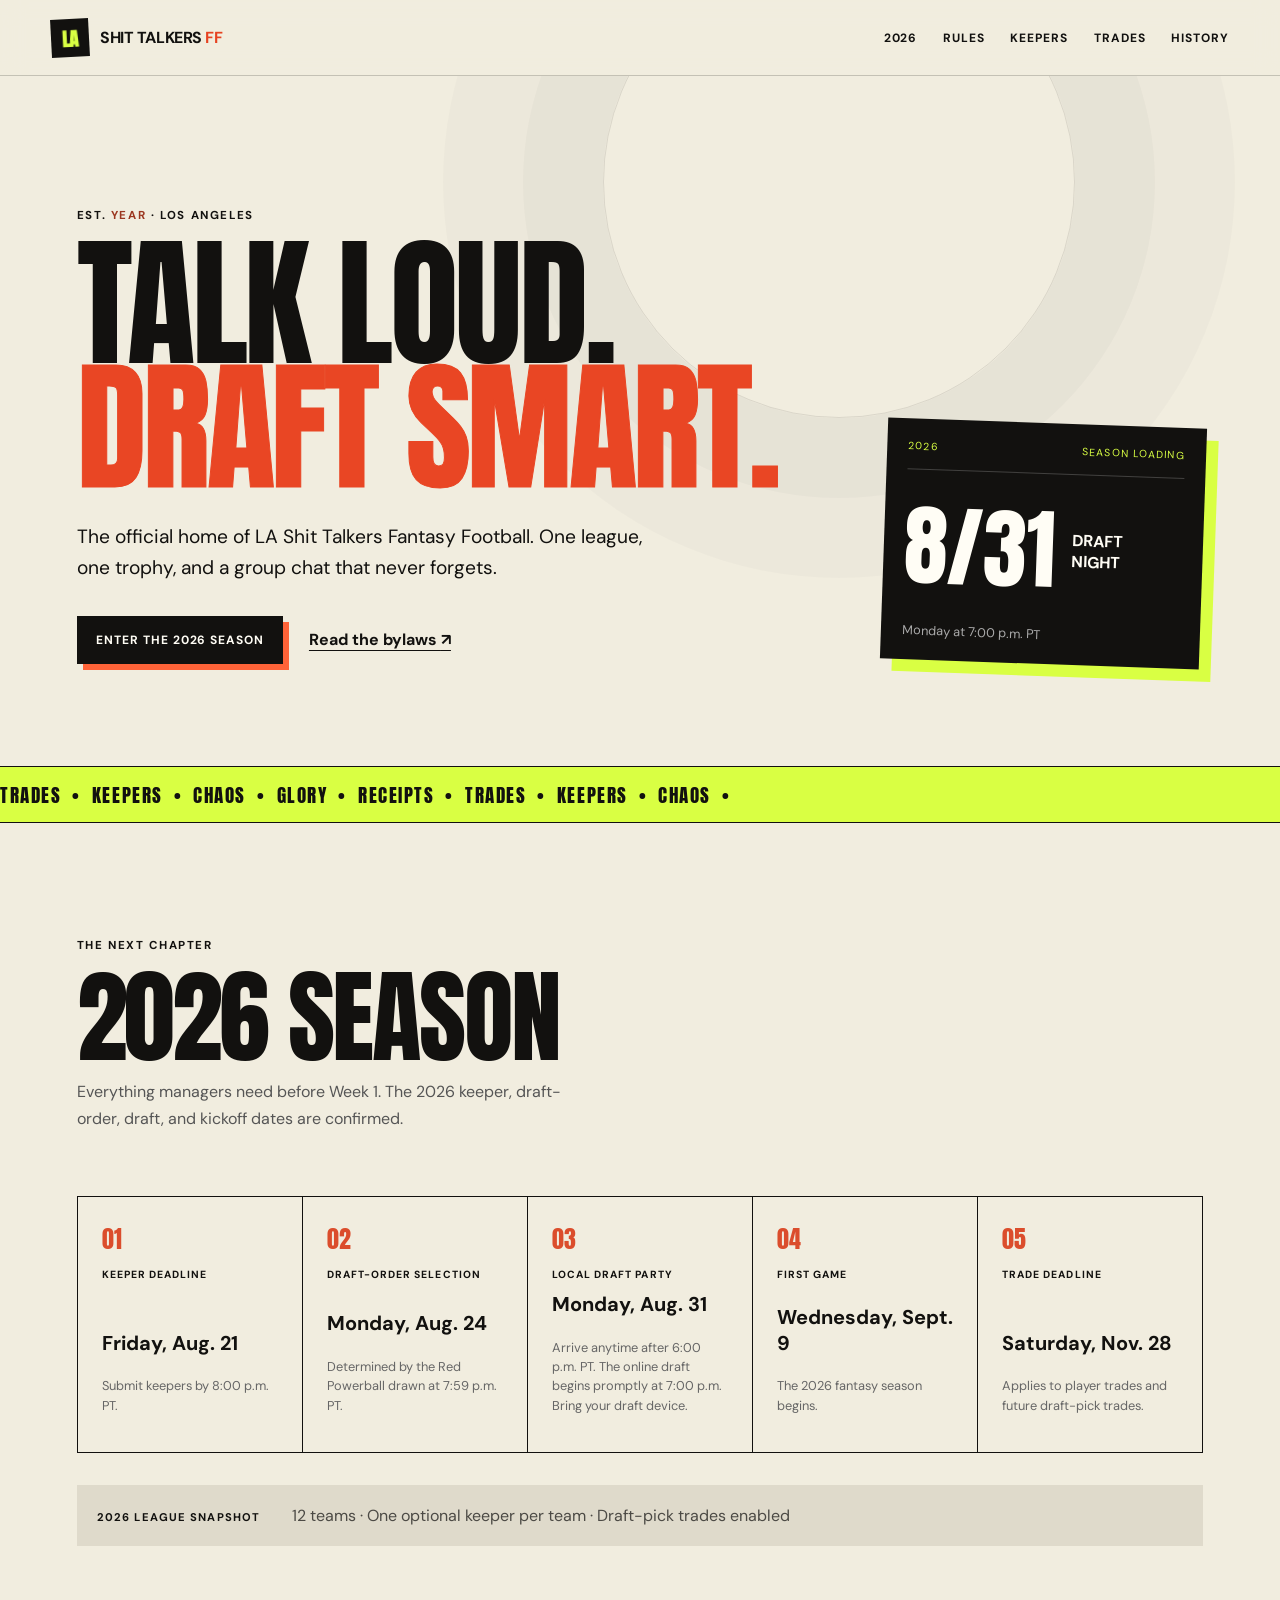
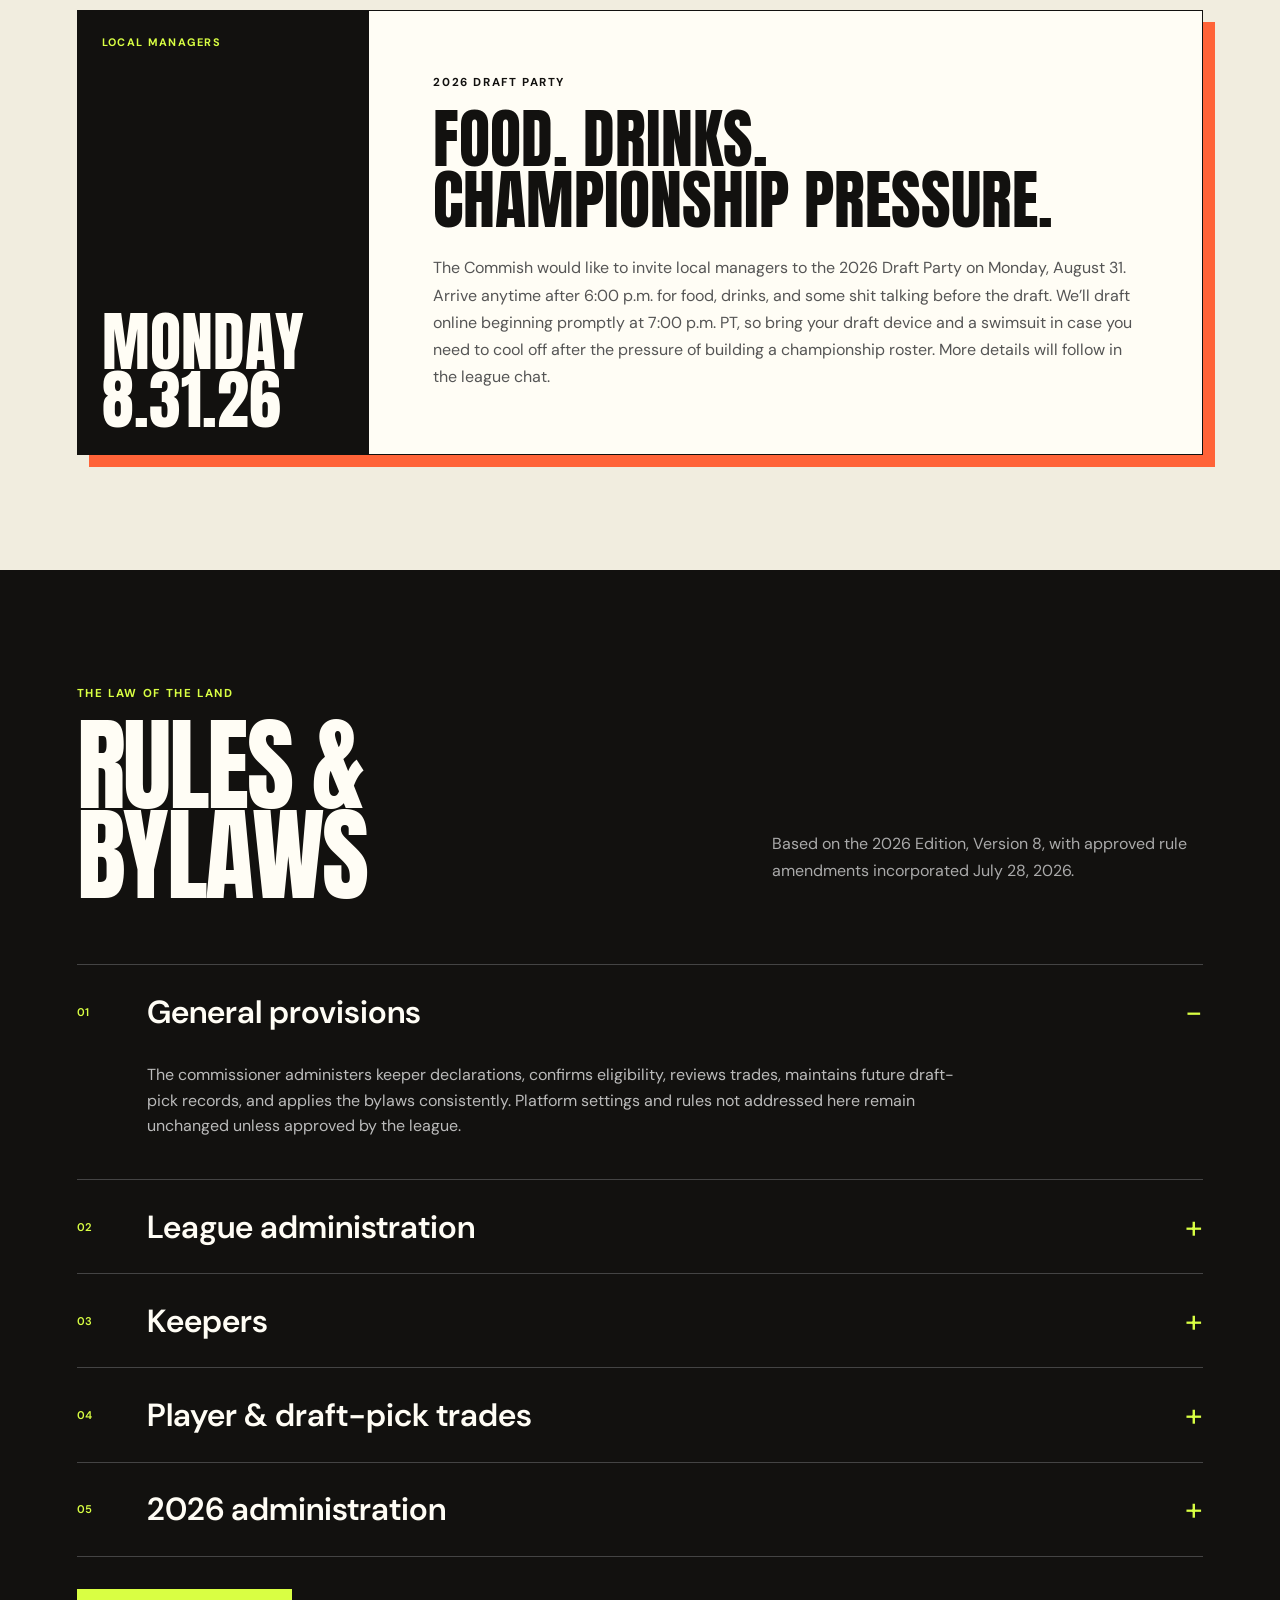
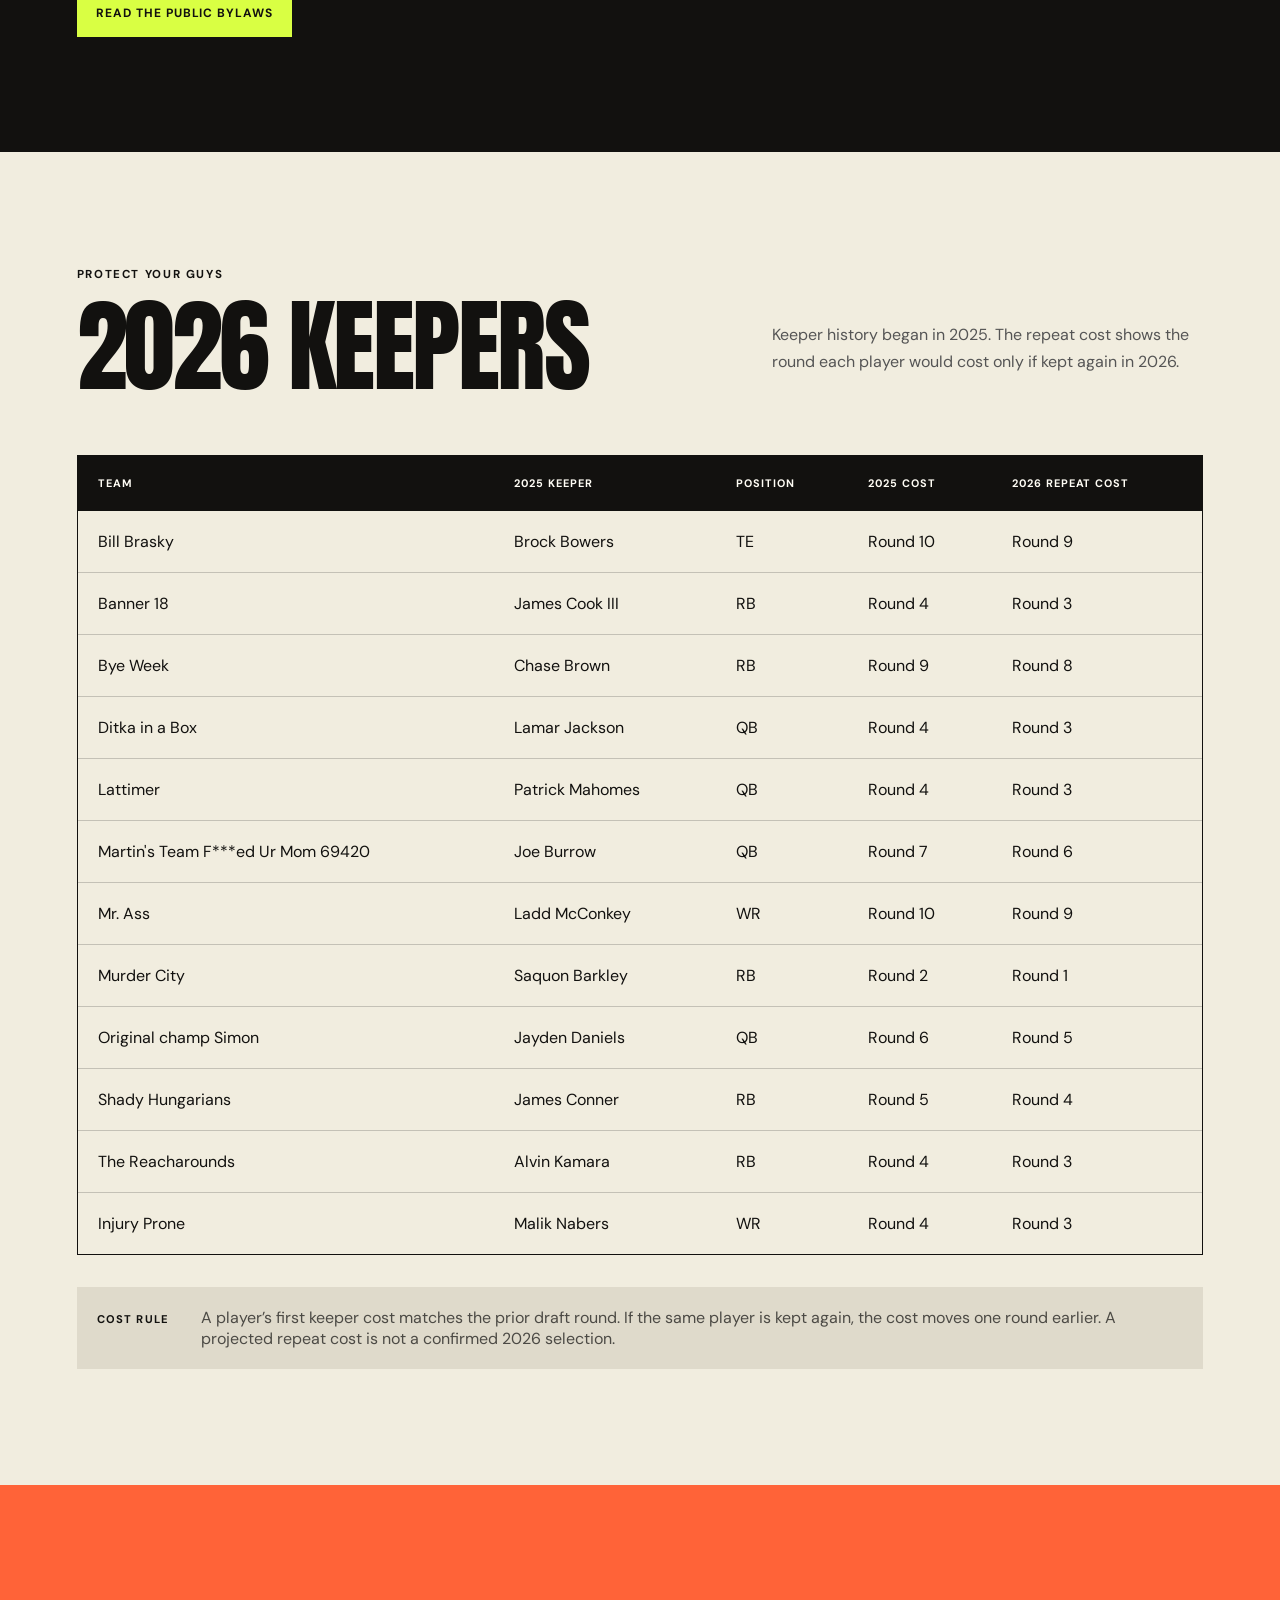
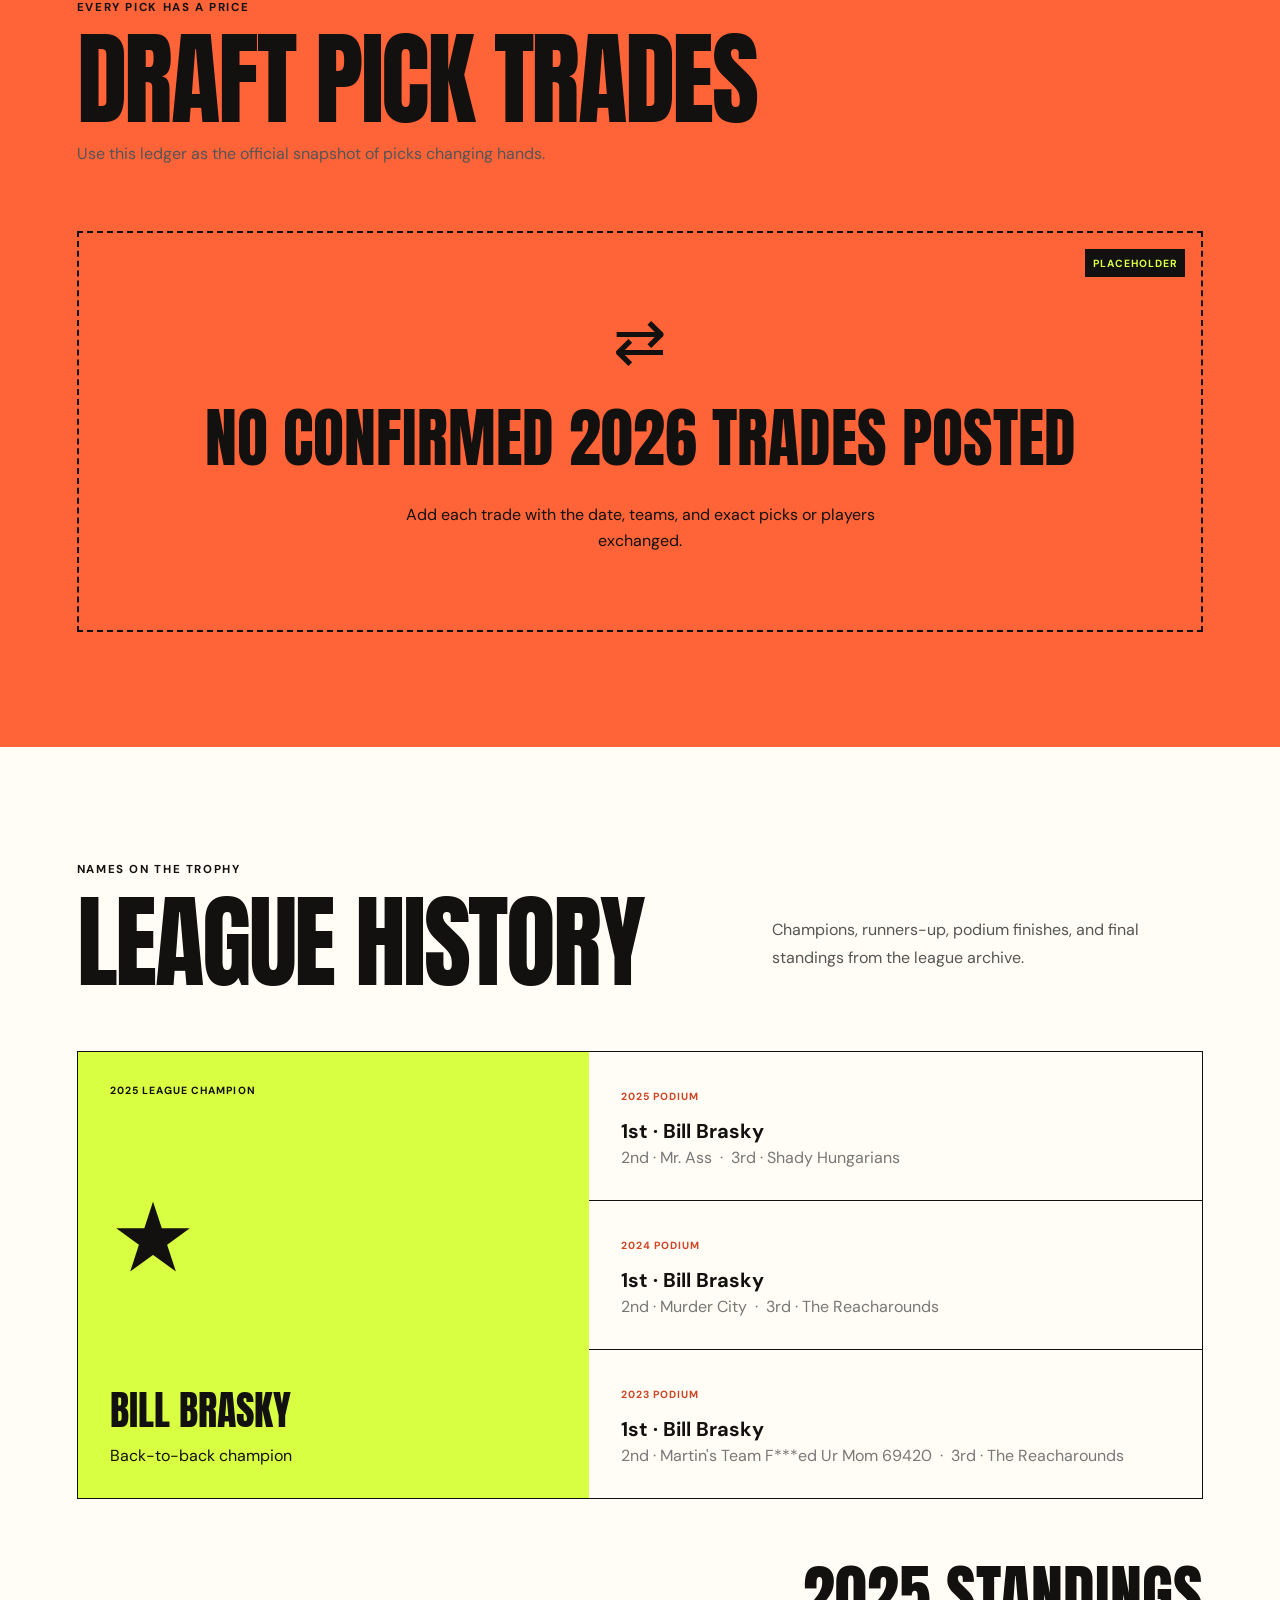
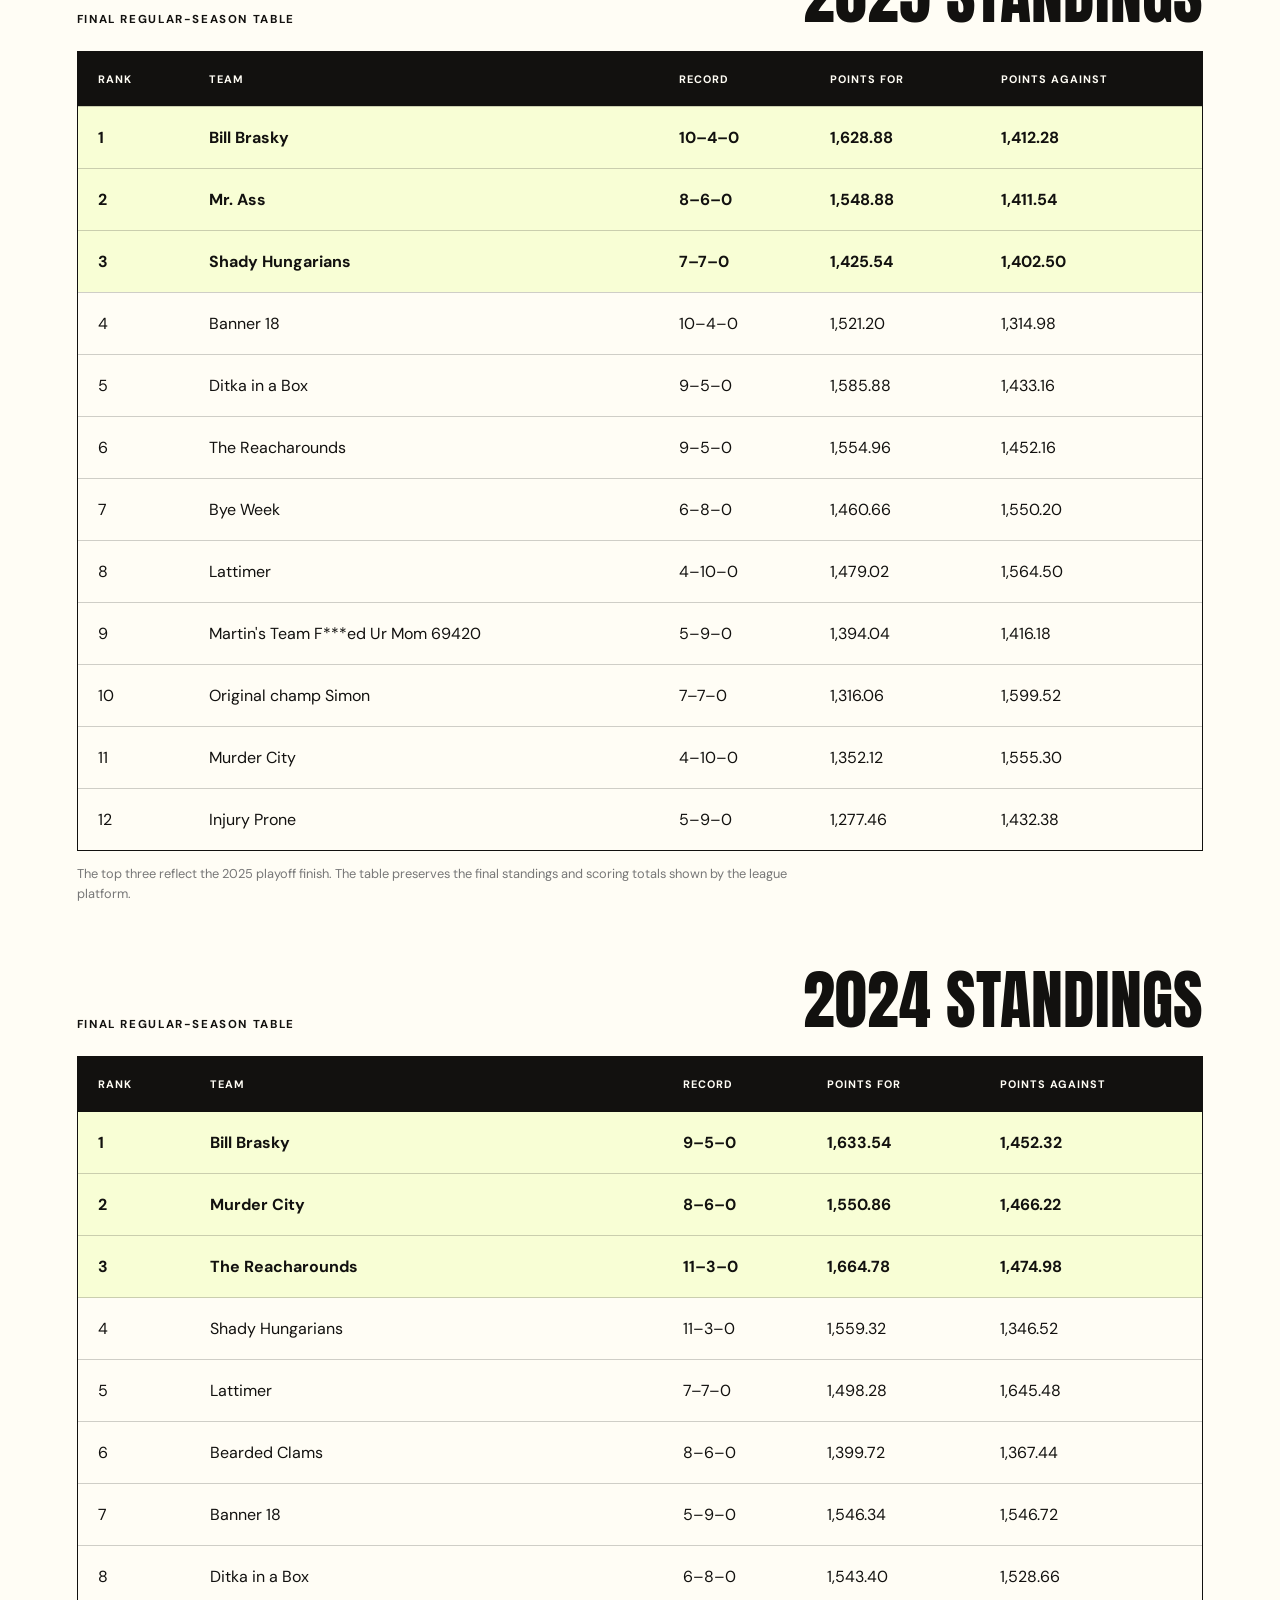
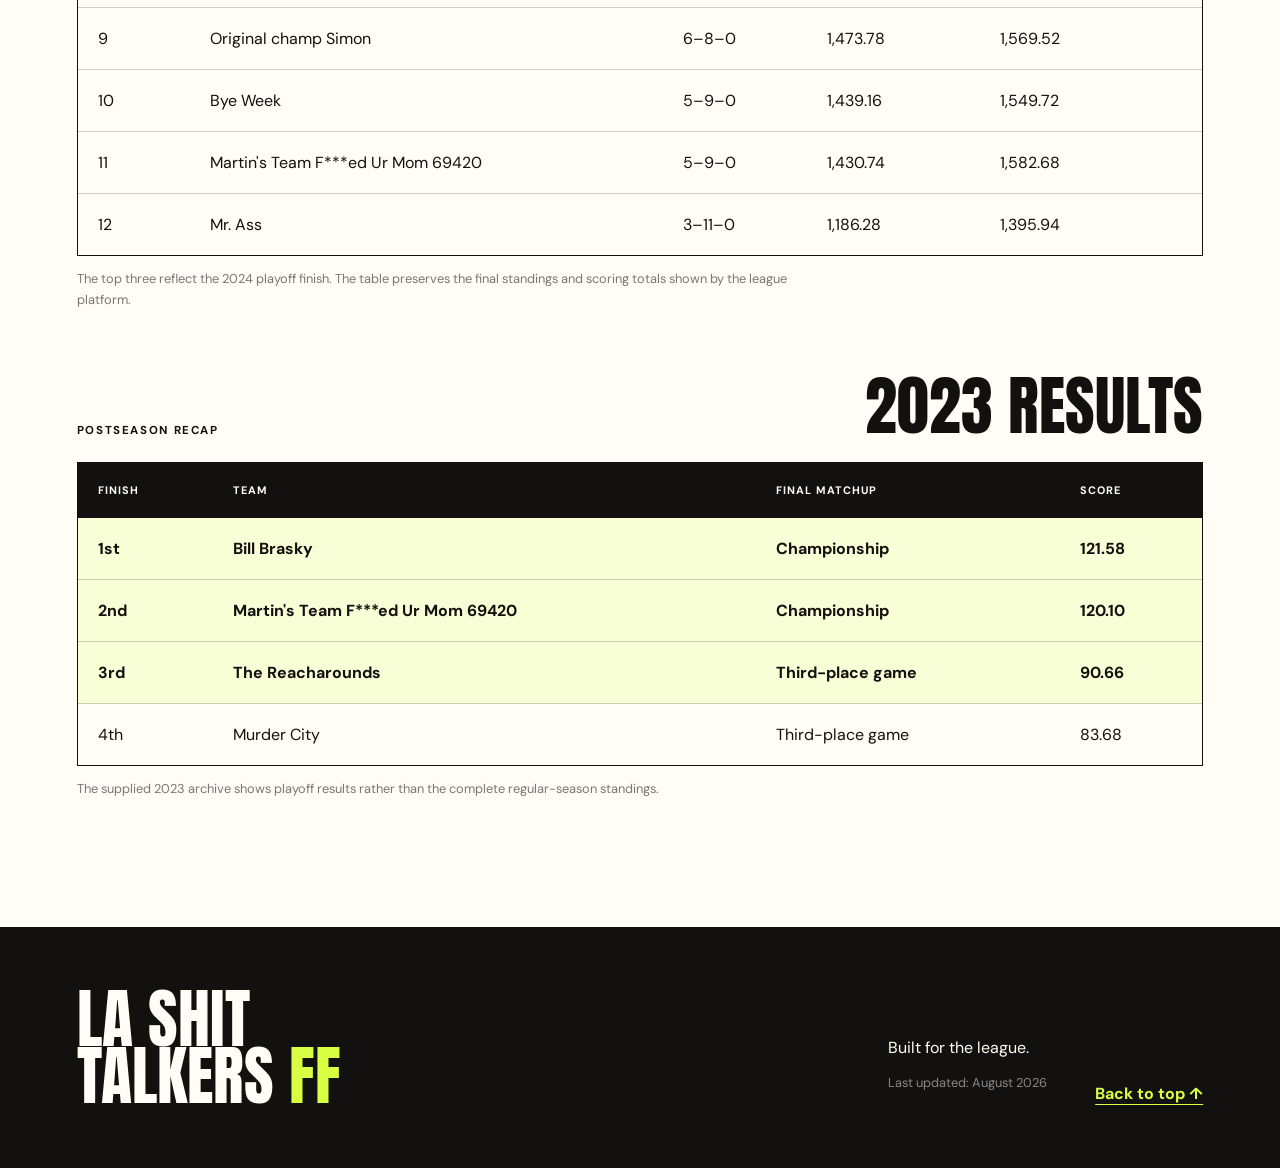
<file: la-shit-talkers-ff 6/index.html>
<!doctype html>
<html lang="en">
<head>
  <meta charset="utf-8">
  <meta name="viewport" content="width=device-width, initial-scale=1">
  <meta name="description" content="The official home of LA Shit Talkers Fantasy Football.">
  <meta name="robots" content="noindex, nofollow">
  <meta name="theme-color" content="#12110f">
  <title>LA Shit Talkers FF</title>
  <link rel="preconnect" href="https://fonts.googleapis.com">
  <link rel="preconnect" href="https://fonts.gstatic.com" crossorigin>
  <link href="https://fonts.googleapis.com/css2?family=Anton&family=DM+Sans:wght@400;500;600;700&display=swap" rel="stylesheet">
  <link rel="stylesheet" href="styles.css">
  <link rel="stylesheet" href="updates.css">
</head>
<body>
  <a class="skip-link" href="#main">Skip to content</a>
  <header class="site-header">
    <a class="brand" href="#top" aria-label="LA Shit Talkers FF home">
      <span class="brand-mark">LA</span>
      <span>Shit Talkers <b>FF</b></span>
    </a>
    <button class="menu-button" aria-expanded="false" aria-controls="site-nav">Menu</button>
    <nav id="site-nav" aria-label="Main navigation">
      <a href="#season">2026</a>
      <a href="#rules">Rules</a>
      <a href="#keepers">Keepers</a>
      <a href="#trades">Trades</a>
      <a href="#history">History</a>
    </nav>
  </header>

  <main id="main">
    <section class="hero" id="top">
      <div class="hero-copy">
        <p class="eyebrow">Est. <span class="placeholder-inline">YEAR</span> · Los Angeles</p>
        <h1>Talk loud.<br><em>Draft smart.</em></h1>
        <p class="hero-intro">The official home of LA Shit Talkers Fantasy Football. One league, one trophy, and a group chat that never forgets.</p>
        <div class="hero-actions">
          <a class="button button-primary" href="#season">Enter the 2026 season</a>
          <a class="text-link" href="#rules">Read the bylaws <span aria-hidden="true">↗</span></a>
        </div>
      </div>
      <div class="hero-card" aria-label="2026 season status">
        <div class="scoreboard-top"><span>2026</span><span>Season loading</span></div>
        <div class="scoreboard-main"><strong>8/31</strong><span>Draft night</span></div>
        <p>Monday at 7:00 p.m. PT</p>
      </div>
    </section>

    <div class="ticker" aria-hidden="true">
      <div>TRADES &nbsp;•&nbsp; KEEPERS &nbsp;•&nbsp; CHAOS &nbsp;•&nbsp; GLORY &nbsp;•&nbsp; RECEIPTS &nbsp;•&nbsp; TRADES &nbsp;•&nbsp; KEEPERS &nbsp;•&nbsp; CHAOS &nbsp;•&nbsp;</div>
    </div>

    <section class="section season" id="season">
      <div class="section-heading">
        <p class="eyebrow">The next chapter</p>
        <h2>2026 Season</h2>
        <p>Everything managers need before Week 1. The 2026 keeper, draft-order, draft, and kickoff dates are confirmed.</p>
      </div>
      <div class="date-grid">
        <article><span class="card-number">01</span><p class="label">Keeper deadline</p><h3>Friday, Aug. 21</h3><p>Submit keepers by 8:00 p.m. PT.</p></article>
        <article><span class="card-number">02</span><p class="label">Draft-order selection</p><h3>Monday, Aug. 24</h3><p>Determined by the Red Powerball drawn at 7:59 p.m. PT.</p></article>
        <article><span class="card-number">03</span><p class="label">Local draft party</p><h3>Monday, Aug. 31</h3><p>Arrive anytime after 6:00 p.m. PT. The online draft begins promptly at 7:00 p.m. Bring your draft device.</p></article>
        <article><span class="card-number">04</span><p class="label">First game</p><h3>Wednesday, Sept. 9</h3><p>The 2026 fantasy season begins.</p></article>
        <article><span class="card-number">05</span><p class="label">Trade deadline</p><h3>Saturday, Nov. 28</h3><p>Applies to player trades and future draft-pick trades.</p></article>
      </div>
      <div class="notice"><span>2026 league snapshot</span><p>12 teams · One optional keeper per team · Draft-pick trades enabled</p></div>
      <article class="draft-party-card">
        <div class="party-label"><span>Local managers</span><b>Monday<br>8.31.26</b></div>
        <div class="party-copy">
          <p class="eyebrow">2026 Draft Party</p>
          <h3>Food. Drinks.<br>Championship pressure.</h3>
          <p>The Commish would like to invite local managers to the 2026 Draft Party on Monday, August 31. Arrive anytime after 6:00 p.m. for food, drinks, and some shit talking before the draft. We’ll draft online beginning promptly at 7:00 p.m. PT, so bring your draft device and a swimsuit in case you need to cool off after the pressure of building a championship roster. More details will follow in the league chat.</p>
        </div>
      </article>
    </section>

    <section class="section dark-section" id="rules">
      <div class="section-heading split-heading">
        <div><p class="eyebrow">The law of the land</p><h2>Rules &amp;<br>Bylaws</h2></div>
        <p>Based on the 2026 Edition, Version 8, with approved rule amendments incorporated July 28, 2026.</p>
      </div>
      <div class="rules-list">
        <details open><summary><span>01</span> General provisions</summary><div><p>The commissioner administers keeper declarations, confirms eligibility, reviews trades, maintains future draft-pick records, and applies the bylaws consistently. Platform settings and rules not addressed here remain unchanged unless approved by the league.</p></div></details>
        <details><summary><span>02</span> League administration</summary><div><p>Financial and payment information is shared privately with league managers. Final placement is based on the fantasy platform after official statistical corrections.</p></div></details>
        <details><summary><span>03</span> Keepers</summary><div><p>Each manager may keep one eligible player, but is not required to do so. An eligible player may be kept for up to two additional seasons after the original draft or acquisition season. Drafted players must have been selected after Round 1. Keeper history follows the player and is not reset by a trade, drop, or reacquisition.</p><p>A player’s first keeper cost matches the prior draft round. If the same player is kept again, the cost moves one round earlier. An originally undrafted free agent or waiver claim begins with a 12th-round keeper cost. Beginning in 2027, qualifying free-agent and waiver-wire players may be kept if acquired by the trade deadline and continuously rostered through season’s end. A manager cannot keep a player if the required pick has already been traded.</p></div></details>
        <details><summary><span>04</span> Player &amp; draft-pick trades</summary><div><p>Beginning in 2026, managers may include draft picks in trades. A manager may trade a player for one or more picks in the immediately following year’s draft; picks from later years may not be traded. Future-pick trades use the standard league trade deadline and become final once approved by the commissioner.</p></div></details>
        <details><summary><span>05</span> 2026 administration</summary><div><p>Keeper declarations are due Friday, August 21, 2026, at 8:00 p.m. PT. Draft-position selection order will be determined by the Red Powerball drawn Monday, August 24, 2026, at 7:59 p.m. PT. The league draft is Monday, August 31, 2026, at 7:00 p.m. PT. The trade deadline is Saturday, November 28, 2026. These dates apply only to the current season.</p></div></details>
      </div>
      <a class="button bylaws-download" href="bylaws.html">Read the public bylaws</a>
    </section>

    <section class="section" id="keepers">
      <div class="section-heading split-heading">
        <div><p class="eyebrow">Protect your guys</p><h2>2026 Keepers</h2></div>
        <p>Keeper history began in 2025. The repeat cost shows the round each player would cost only if kept again in 2026.</p>
      </div>
      <div class="table-wrap" role="region" aria-label="2026 keepers" tabindex="0">
        <table><thead><tr><th>Team</th><th>2025 keeper</th><th>Position</th><th>2025 cost</th><th>2026 repeat cost</th></tr></thead>
        <tbody>
          <tr><td>Bill Brasky</td><td>Brock Bowers</td><td>TE</td><td>Round 10</td><td>Round 9</td></tr>
          <tr><td>Banner 18</td><td>James Cook III</td><td>RB</td><td>Round 4</td><td>Round 3</td></tr>
          <tr><td>Bye Week</td><td>Chase Brown</td><td>RB</td><td>Round 9</td><td>Round 8</td></tr>
          <tr><td>Ditka in a Box</td><td>Lamar Jackson</td><td>QB</td><td>Round 4</td><td>Round 3</td></tr>
          <tr><td>Lattimer</td><td>Patrick Mahomes</td><td>QB</td><td>Round 4</td><td>Round 3</td></tr>
          <tr><td>Martin's Team F***ed Ur Mom 69420</td><td>Joe Burrow</td><td>QB</td><td>Round 7</td><td>Round 6</td></tr>
          <tr><td>Mr. Ass</td><td>Ladd McConkey</td><td>WR</td><td>Round 10</td><td>Round 9</td></tr>
          <tr><td>Murder City</td><td>Saquon Barkley</td><td>RB</td><td>Round 2</td><td>Round 1</td></tr>
          <tr><td>Original champ Simon</td><td>Jayden Daniels</td><td>QB</td><td>Round 6</td><td>Round 5</td></tr>
          <tr><td>Shady Hungarians</td><td>James Conner</td><td>RB</td><td>Round 5</td><td>Round 4</td></tr>
          <tr><td>The Reacharounds</td><td>Alvin Kamara</td><td>RB</td><td>Round 4</td><td>Round 3</td></tr>
          <tr><td>Injury Prone</td><td>Malik Nabers</td><td>WR</td><td>Round 4</td><td>Round 3</td></tr>
        </tbody></table>
      </div>
      <div class="notice keeper-note"><span>Cost rule</span><p>A player’s first keeper cost matches the prior draft round. If the same player is kept again, the cost moves one round earlier. A projected repeat cost is not a confirmed 2026 selection.</p></div>
    </section>

    <section class="section trades-section" id="trades">
      <div class="section-heading">
        <p class="eyebrow">Every pick has a price</p>
        <h2>Draft Pick Trades</h2>
        <p>Use this ledger as the official snapshot of picks changing hands.</p>
      </div>
      <div class="empty-state">
        <div class="swap-icon" aria-hidden="true">⇄</div>
        <h3>No confirmed 2026 trades posted</h3>
        <p>Add each trade with the date, teams, and exact picks or players exchanged.</p>
        <span class="placeholder-label">PLACEHOLDER</span>
      </div>
    </section>

    <section class="section history-section" id="history">
      <div class="section-heading split-heading">
        <div><p class="eyebrow">Names on the trophy</p><h2>League History</h2></div>
        <p>Champions, runners-up, podium finishes, and final standings from the league archive.</p>
      </div>
      <div class="trophy-grid">
        <article class="champion featured"><span>2025 league champion</span><div class="trophy">★</div><h3>Bill Brasky</h3><p>Back-to-back champion</p></article>
        <div class="history-list">
          <article><span>2025 podium</span><h3>1st · Bill Brasky</h3><p>2nd · Mr. Ass &nbsp;·&nbsp; 3rd · Shady Hungarians</p></article>
          <article><span>2024 podium</span><h3>1st · Bill Brasky</h3><p>2nd · Murder City &nbsp;·&nbsp; 3rd · The Reacharounds</p></article>
          <article><span>2023 podium</span><h3>1st · Bill Brasky</h3><p>2nd · Martin's Team F***ed Ur Mom 69420 &nbsp;·&nbsp; 3rd · The Reacharounds</p></article>
        </div>
      </div>
      <div class="standings-block">
        <div class="standings-title"><p class="eyebrow">Final regular-season table</p><h3>2025 Standings</h3></div>
        <div class="table-wrap" role="region" aria-label="2025 final standings" tabindex="0">
          <table class="standings-table">
            <thead><tr><th>Rank</th><th>Team</th><th>Record</th><th>Points for</th><th>Points against</th></tr></thead>
            <tbody>
              <tr class="podium-row"><td>1</td><td>Bill Brasky</td><td>10–4–0</td><td>1,628.88</td><td>1,412.28</td></tr>
              <tr class="podium-row"><td>2</td><td>Mr. Ass</td><td>8–6–0</td><td>1,548.88</td><td>1,411.54</td></tr>
              <tr class="podium-row"><td>3</td><td>Shady Hungarians</td><td>7–7–0</td><td>1,425.54</td><td>1,402.50</td></tr>
              <tr><td>4</td><td>Banner 18</td><td>10–4–0</td><td>1,521.20</td><td>1,314.98</td></tr>
              <tr><td>5</td><td>Ditka in a Box</td><td>9–5–0</td><td>1,585.88</td><td>1,433.16</td></tr>
              <tr><td>6</td><td>The Reacharounds</td><td>9–5–0</td><td>1,554.96</td><td>1,452.16</td></tr>
              <tr><td>7</td><td>Bye Week</td><td>6–8–0</td><td>1,460.66</td><td>1,550.20</td></tr>
              <tr><td>8</td><td>Lattimer</td><td>4–10–0</td><td>1,479.02</td><td>1,564.50</td></tr>
              <tr><td>9</td><td>Martin's Team F***ed Ur Mom 69420</td><td>5–9–0</td><td>1,394.04</td><td>1,416.18</td></tr>
              <tr><td>10</td><td>Original champ Simon</td><td>7–7–0</td><td>1,316.06</td><td>1,599.52</td></tr>
              <tr><td>11</td><td>Murder City</td><td>4–10–0</td><td>1,352.12</td><td>1,555.30</td></tr>
              <tr><td>12</td><td>Injury Prone</td><td>5–9–0</td><td>1,277.46</td><td>1,432.38</td></tr>
            </tbody>
          </table>
        </div>
        <p class="standings-note">The top three reflect the 2025 playoff finish. The table preserves the final standings and scoring totals shown by the league platform.</p>
      </div>
      <div class="standings-block">
        <div class="standings-title"><p class="eyebrow">Final regular-season table</p><h3>2024 Standings</h3></div>
        <div class="table-wrap" role="region" aria-label="2024 final standings" tabindex="0">
          <table class="standings-table">
            <thead><tr><th>Rank</th><th>Team</th><th>Record</th><th>Points for</th><th>Points against</th></tr></thead>
            <tbody>
              <tr class="podium-row"><td>1</td><td>Bill Brasky</td><td>9–5–0</td><td>1,633.54</td><td>1,452.32</td></tr>
              <tr class="podium-row"><td>2</td><td>Murder City</td><td>8–6–0</td><td>1,550.86</td><td>1,466.22</td></tr>
              <tr class="podium-row"><td>3</td><td>The Reacharounds</td><td>11–3–0</td><td>1,664.78</td><td>1,474.98</td></tr>
              <tr><td>4</td><td>Shady Hungarians</td><td>11–3–0</td><td>1,559.32</td><td>1,346.52</td></tr>
              <tr><td>5</td><td>Lattimer</td><td>7–7–0</td><td>1,498.28</td><td>1,645.48</td></tr>
              <tr><td>6</td><td>Bearded Clams</td><td>8–6–0</td><td>1,399.72</td><td>1,367.44</td></tr>
              <tr><td>7</td><td>Banner 18</td><td>5–9–0</td><td>1,546.34</td><td>1,546.72</td></tr>
              <tr><td>8</td><td>Ditka in a Box</td><td>6–8–0</td><td>1,543.40</td><td>1,528.66</td></tr>
              <tr><td>9</td><td>Original champ Simon</td><td>6–8–0</td><td>1,473.78</td><td>1,569.52</td></tr>
              <tr><td>10</td><td>Bye Week</td><td>5–9–0</td><td>1,439.16</td><td>1,549.72</td></tr>
              <tr><td>11</td><td>Martin's Team F***ed Ur Mom 69420</td><td>5–9–0</td><td>1,430.74</td><td>1,582.68</td></tr>
              <tr><td>12</td><td>Mr. Ass</td><td>3–11–0</td><td>1,186.28</td><td>1,395.94</td></tr>
            </tbody>
          </table>
        </div>
        <p class="standings-note">The top three reflect the 2024 playoff finish. The table preserves the final standings and scoring totals shown by the league platform.</p>
      </div>
      <div class="standings-block postseason-block">
        <div class="standings-title"><p class="eyebrow">Postseason recap</p><h3>2023 Results</h3></div>
        <div class="table-wrap" role="region" aria-label="2023 playoff results" tabindex="0">
          <table class="standings-table">
            <thead><tr><th>Finish</th><th>Team</th><th>Final matchup</th><th>Score</th></tr></thead>
            <tbody>
              <tr class="podium-row"><td>1st</td><td>Bill Brasky</td><td>Championship</td><td>121.58</td></tr>
              <tr class="podium-row"><td>2nd</td><td>Martin's Team F***ed Ur Mom 69420</td><td>Championship</td><td>120.10</td></tr>
              <tr class="podium-row"><td>3rd</td><td>The Reacharounds</td><td>Third-place game</td><td>90.66</td></tr>
              <tr><td>4th</td><td>Murder City</td><td>Third-place game</td><td>83.68</td></tr>
            </tbody>
          </table>
        </div>
        <p class="standings-note">The supplied 2023 archive shows playoff results rather than the complete regular-season standings.</p>
      </div>
    </section>
  </main>

  <footer>
    <div class="footer-brand">LA SHIT<br>TALKERS <em>FF</em></div>
    <div><p>Built for the league.</p><p class="muted">Last updated: August 2026</p></div>
    <a href="#top">Back to top ↑</a>
  </footer>
  <script src="script.js"></script>
</body>
</html>
</file>
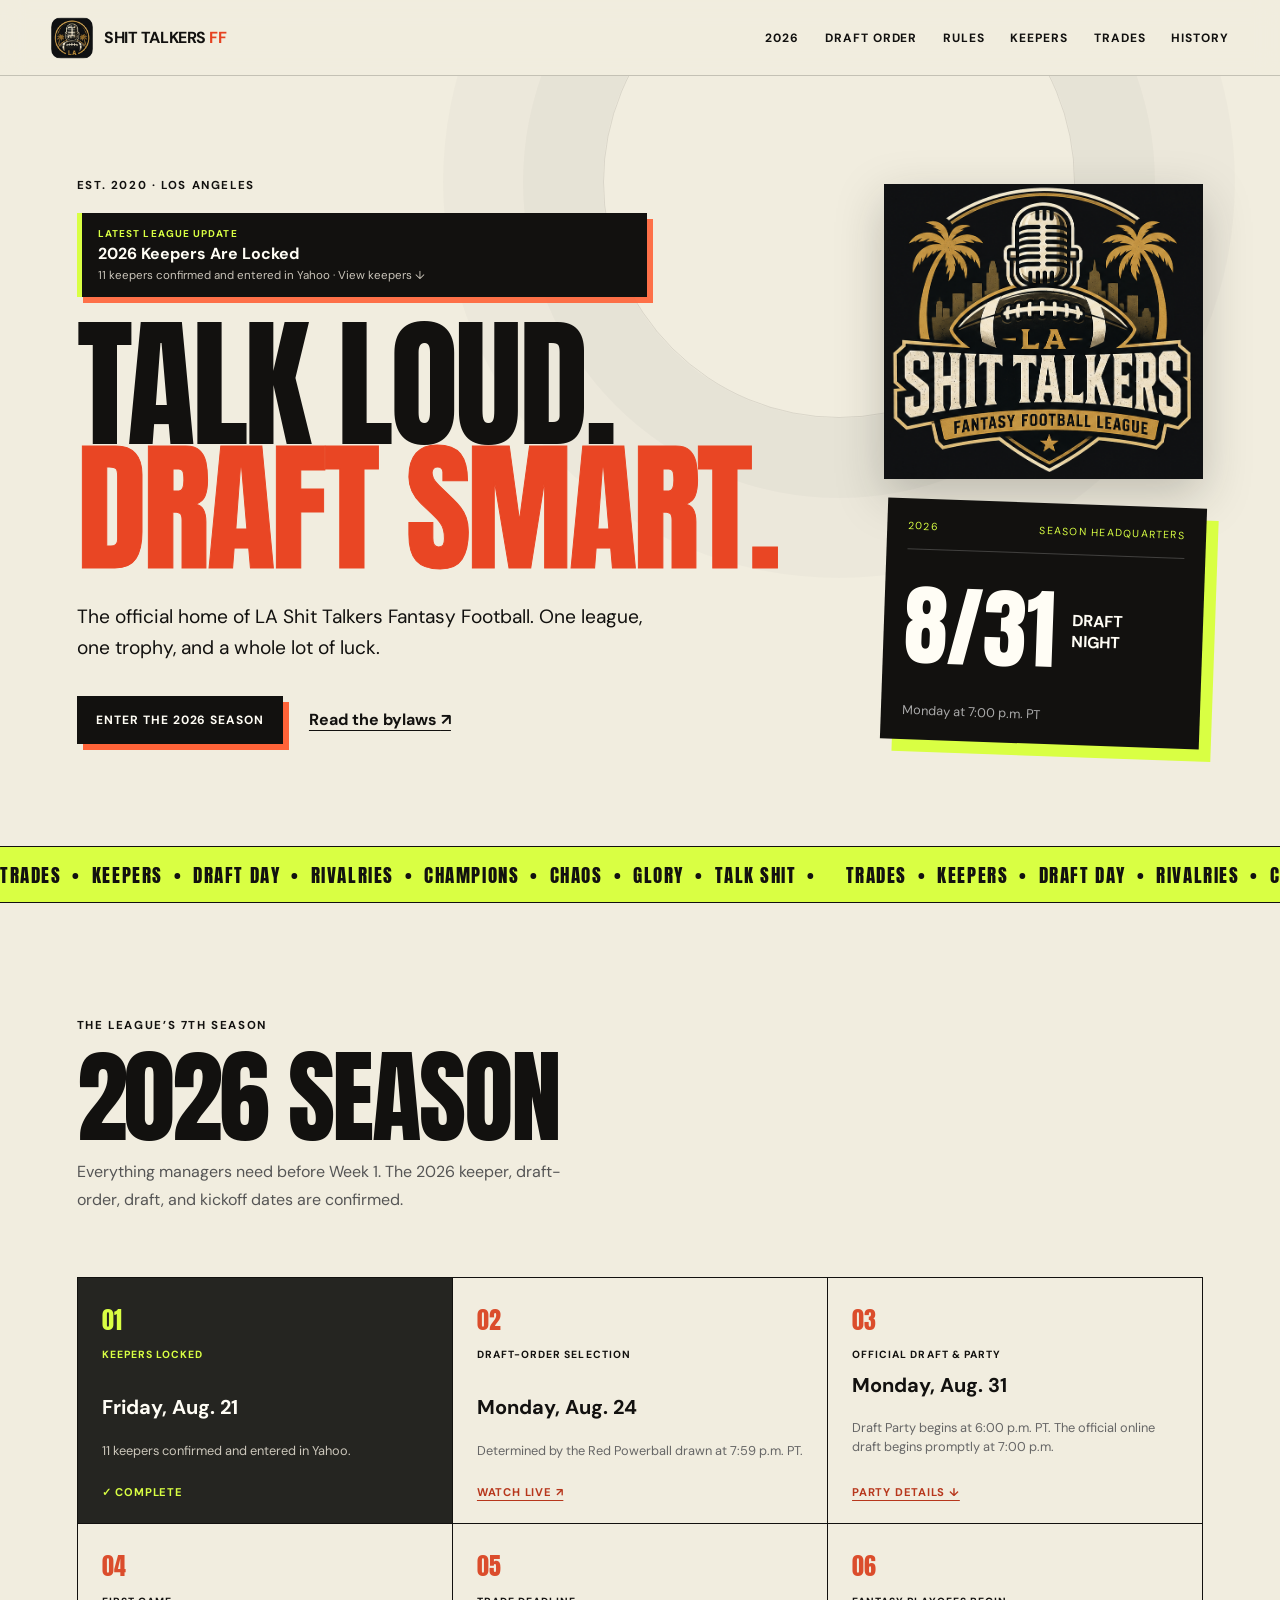
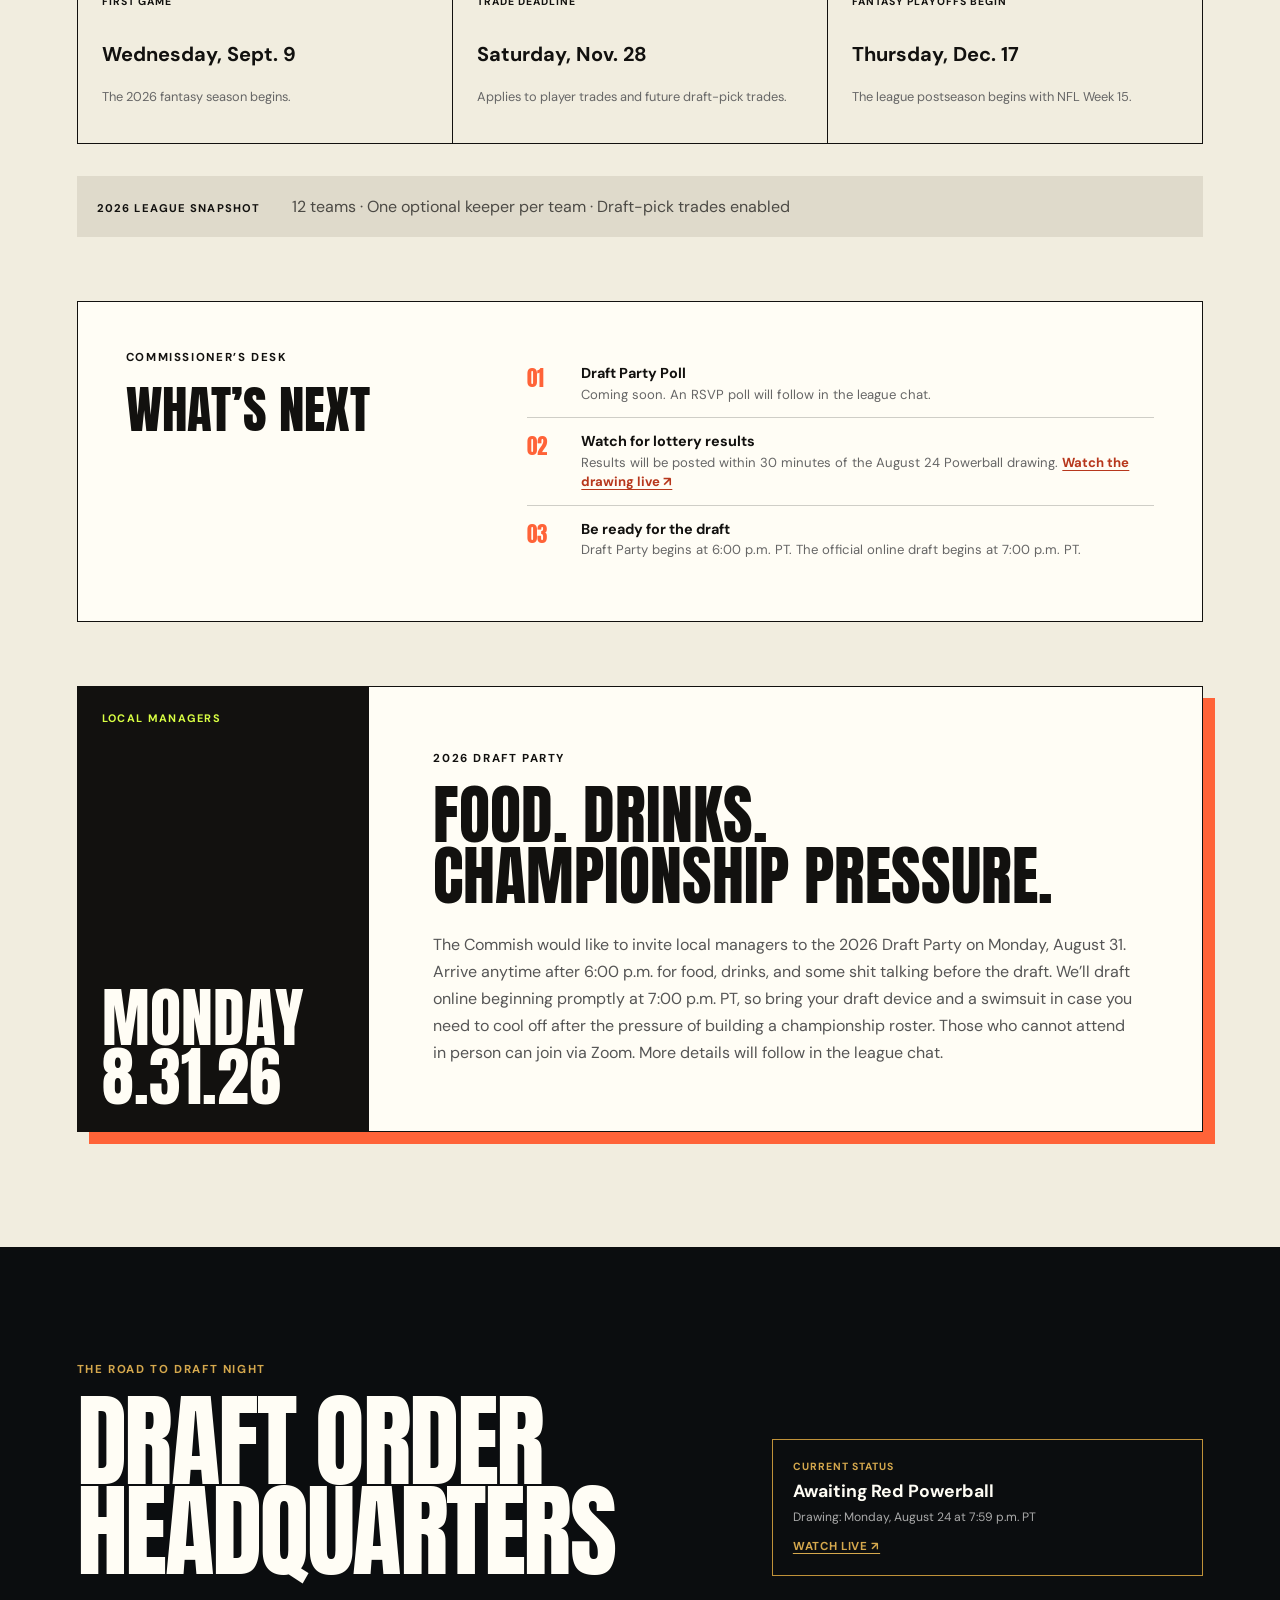
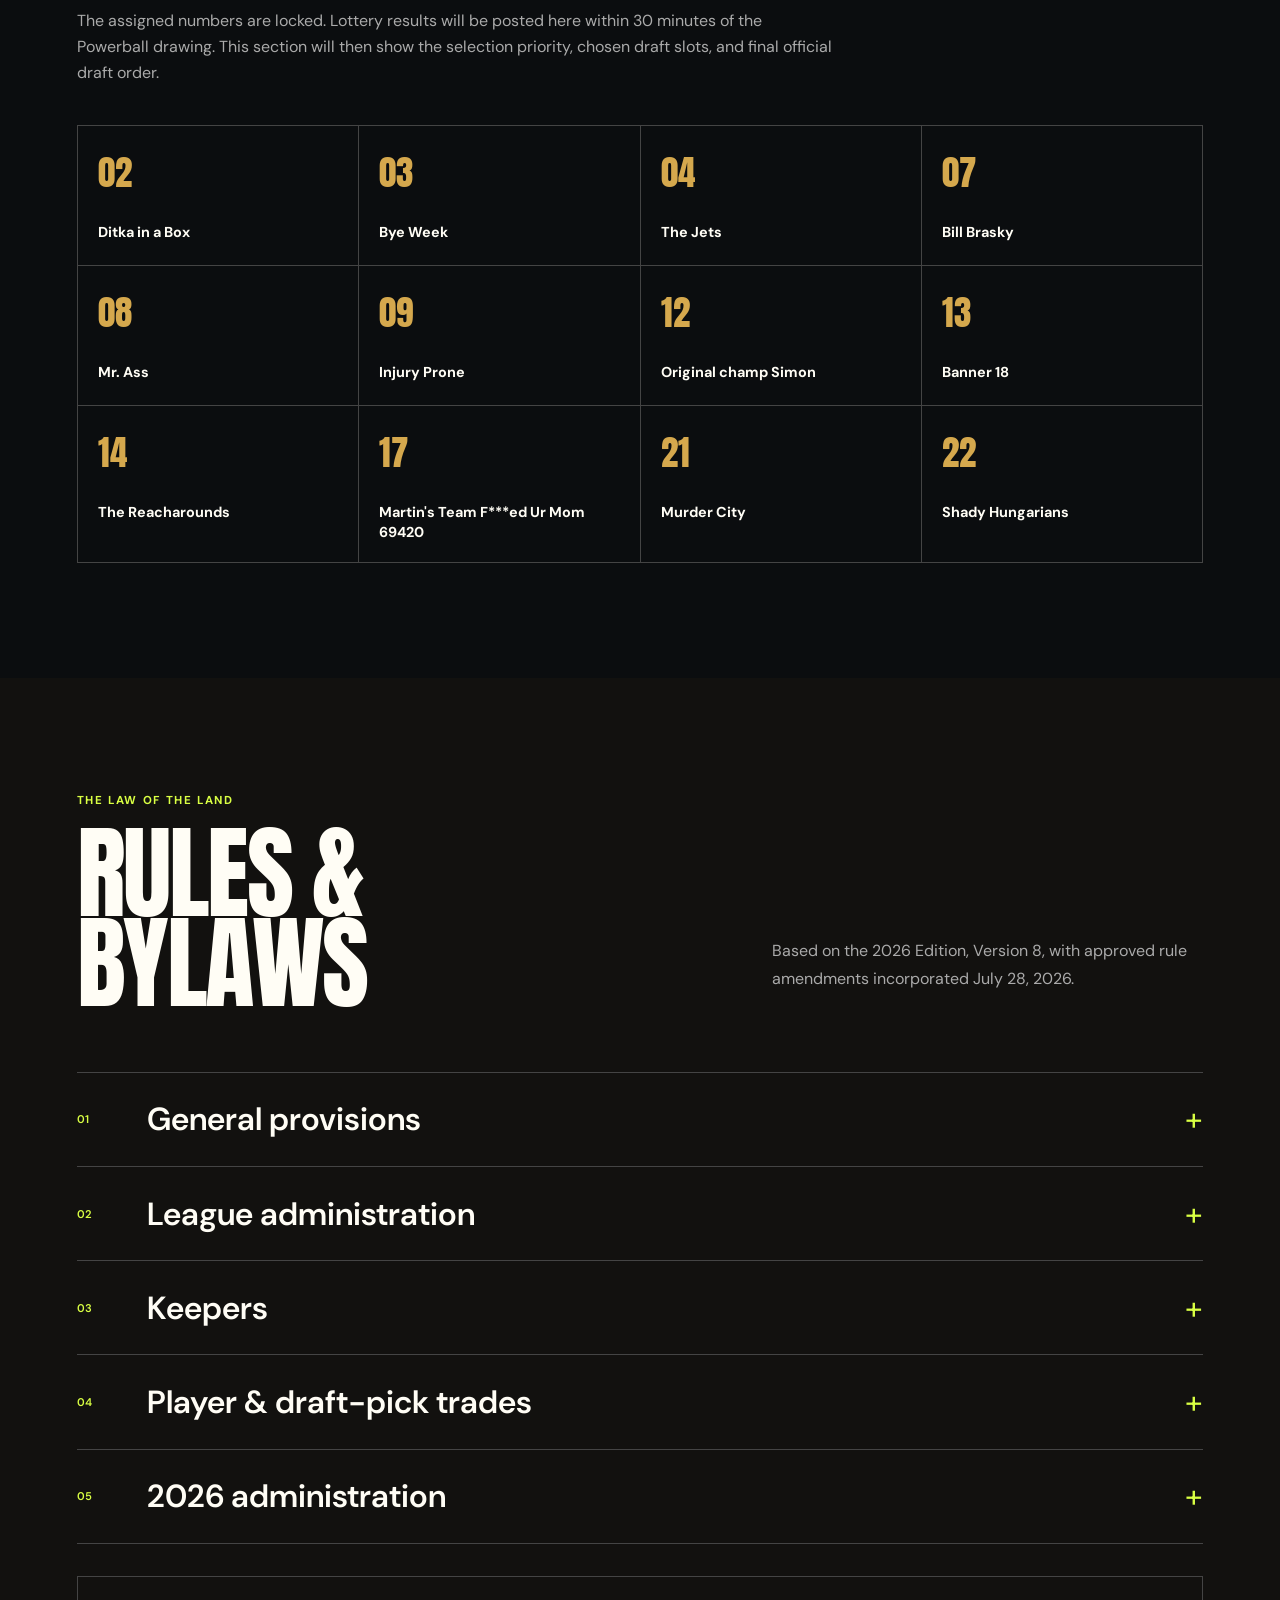
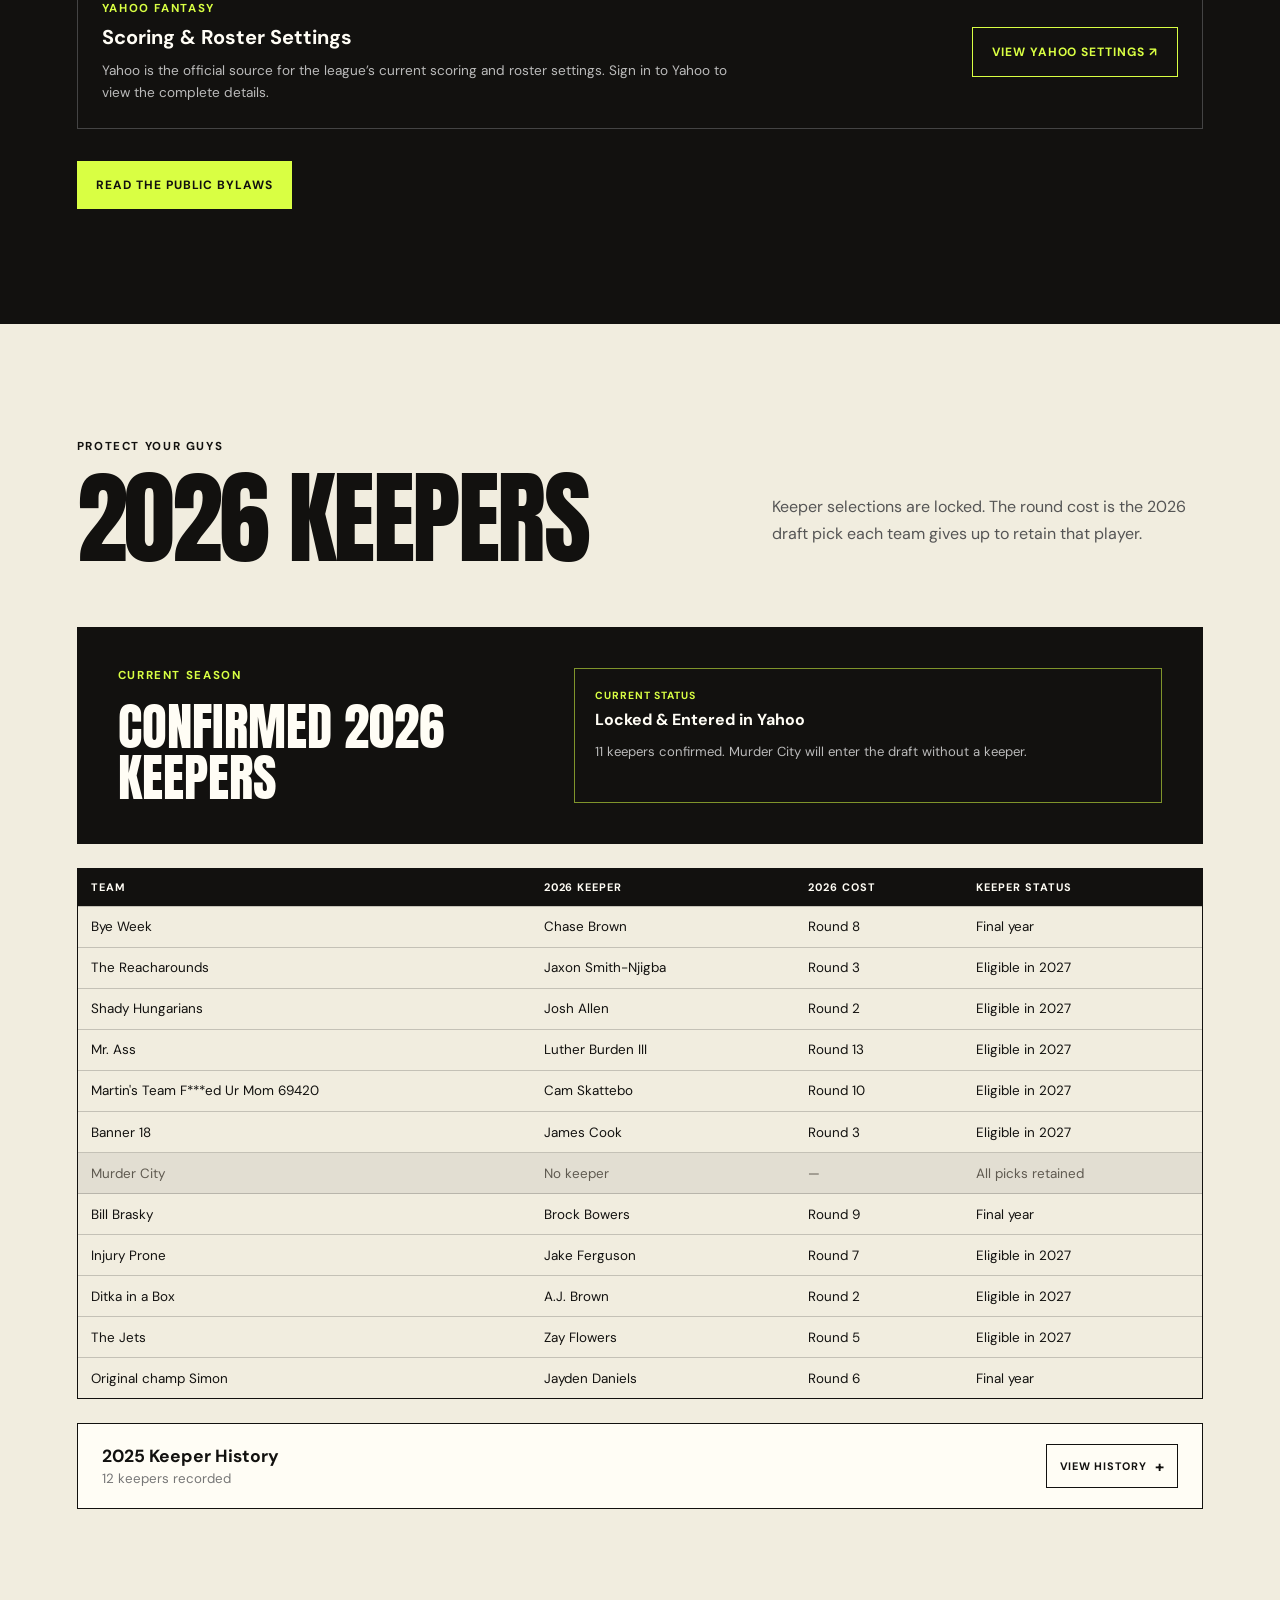
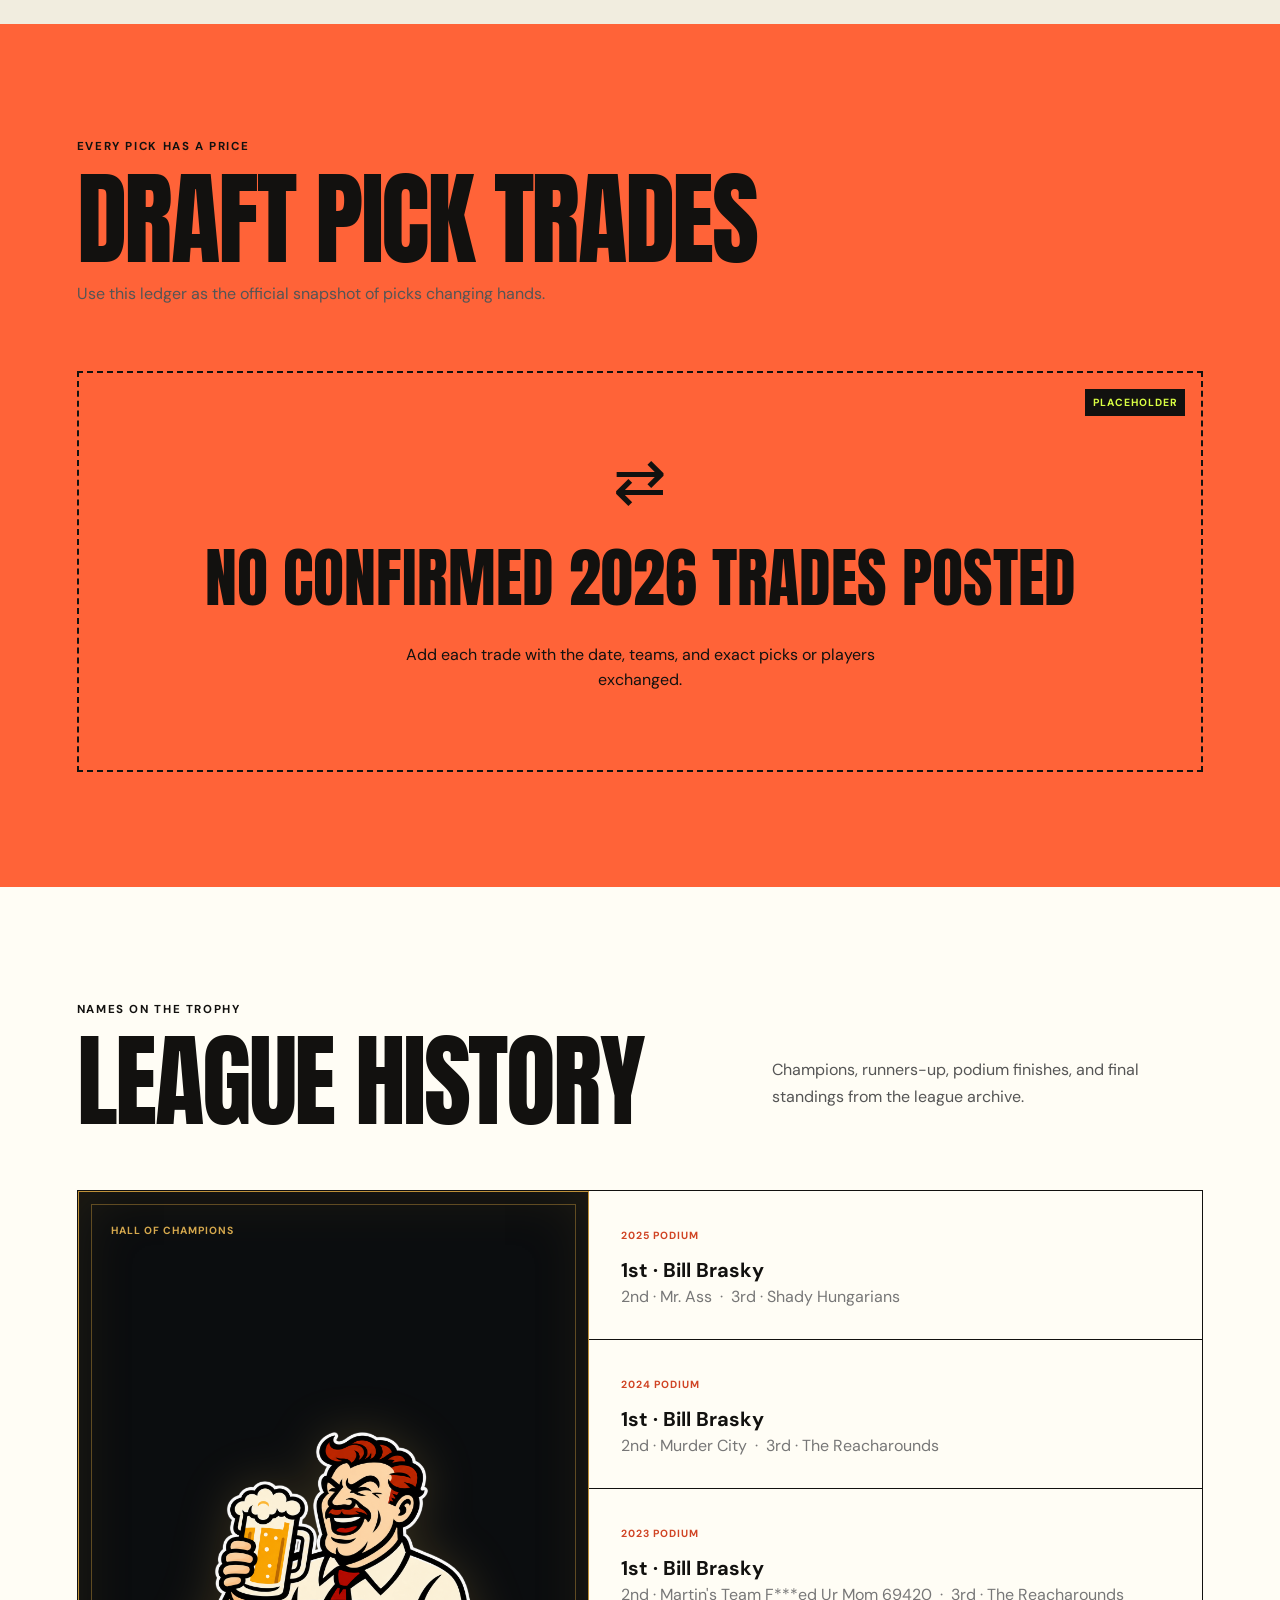
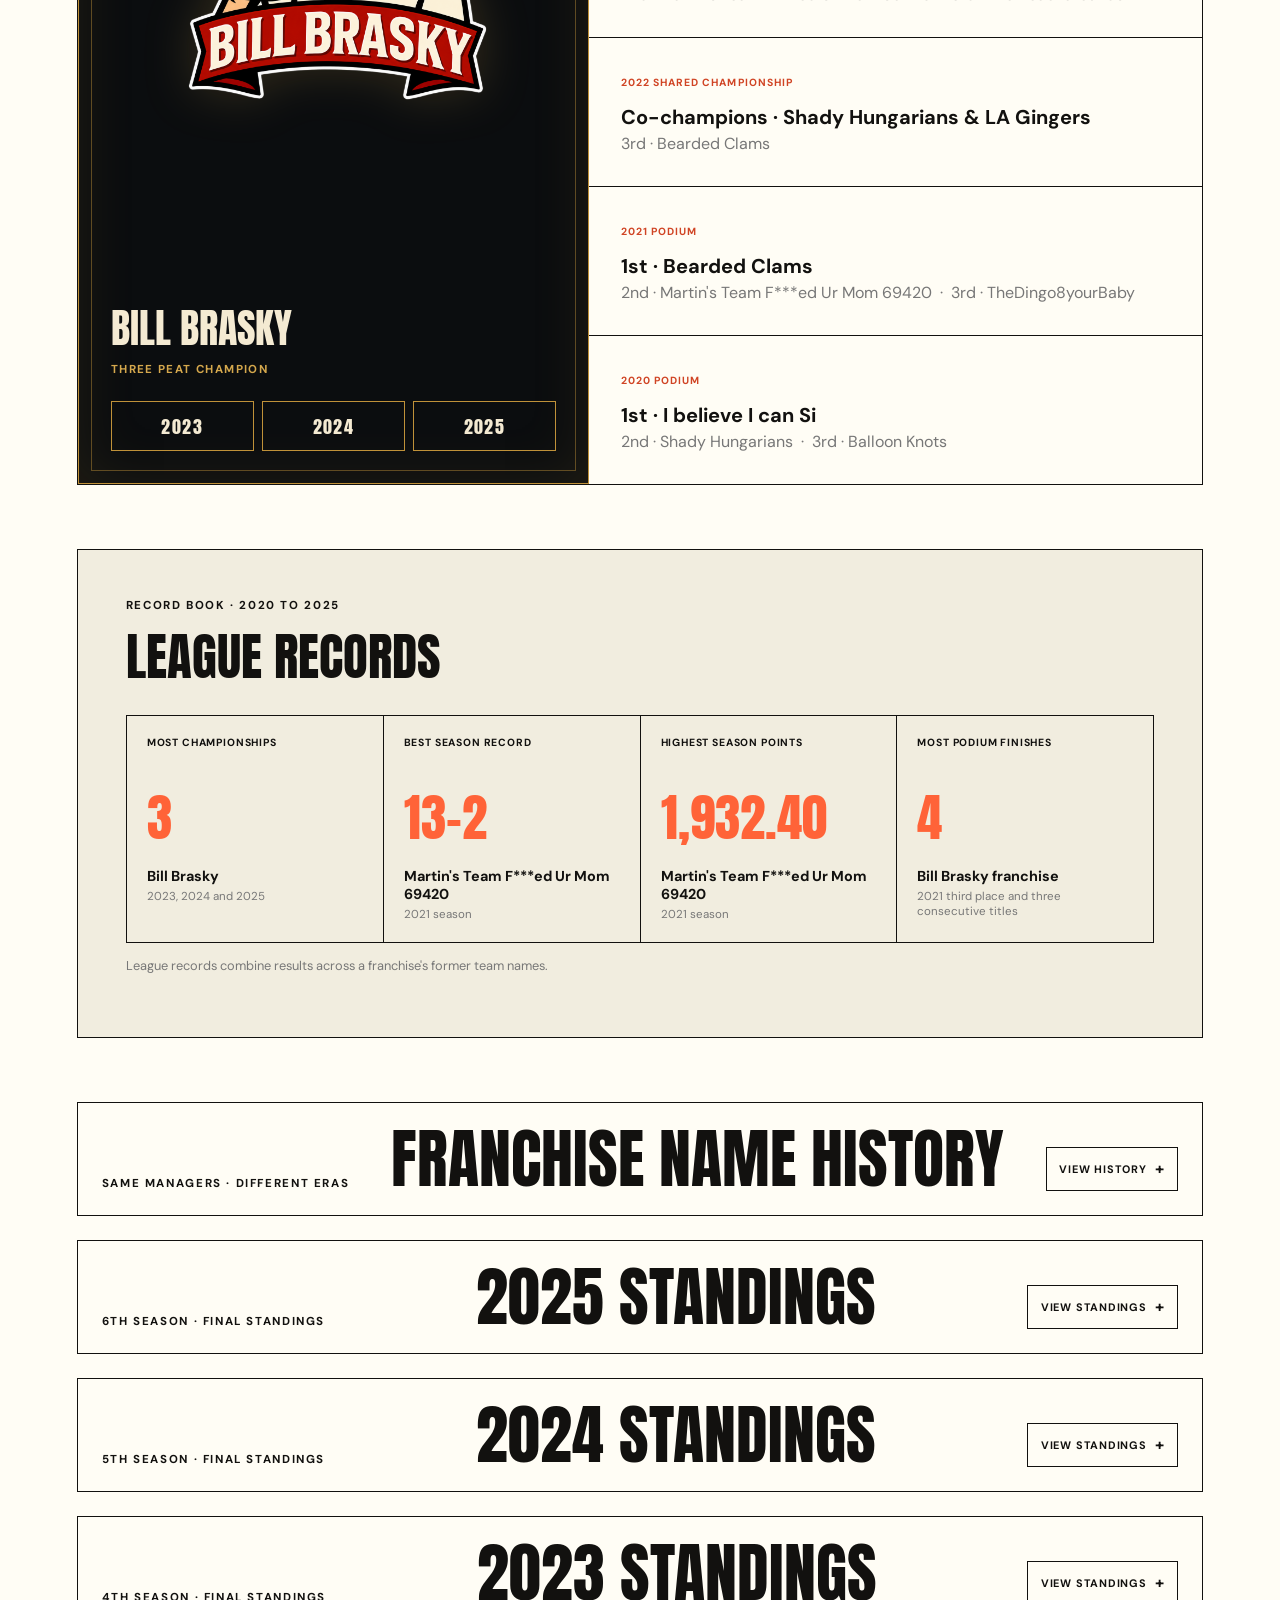
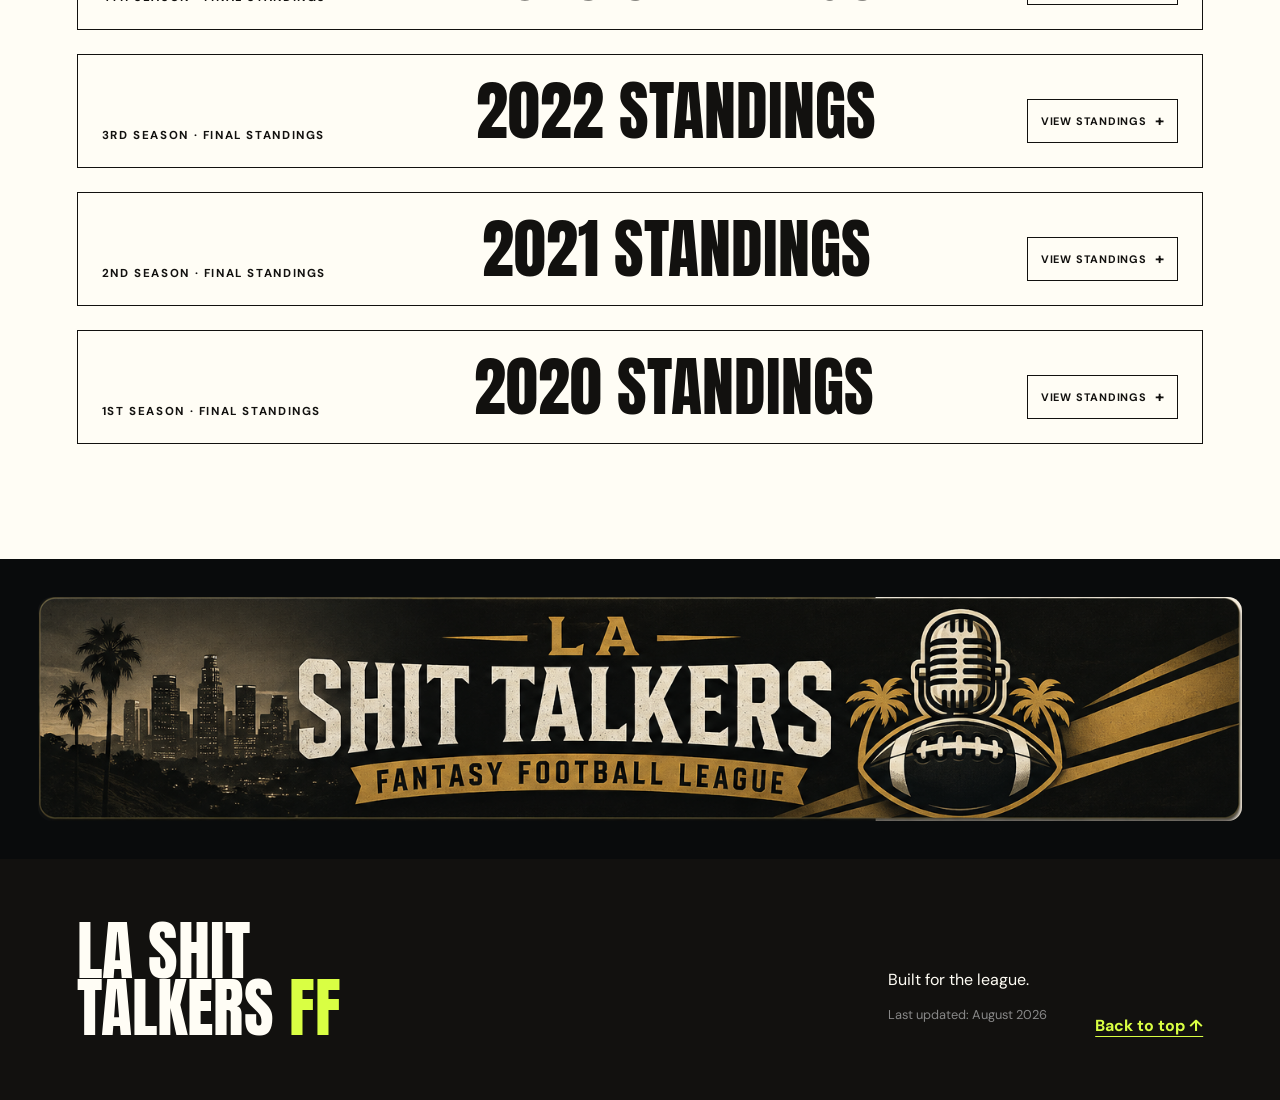
<file: la-shit-talkers-ff v49/index.html>
<!doctype html>
<html lang="en">
<head>
  <meta charset="utf-8">
  <meta name="viewport" content="width=device-width, initial-scale=1">
  <meta name="description" content="The official home of LA Shit Talkers Fantasy Football.">
  <meta name="robots" content="noindex, nofollow">
  <meta name="theme-color" content="#12110f">
  <title>LA Shit Talkers FF</title>
  <link rel="icon" type="image/png" href="la-shit-talkers-square-icon-transparent.png">
  <link rel="preconnect" href="https://fonts.googleapis.com">
  <link rel="preconnect" href="https://fonts.gstatic.com" crossorigin>
  <link href="https://fonts.googleapis.com/css2?family=Anton&family=DM+Sans:wght@400;500;600;700&display=swap" rel="stylesheet">
  <link rel="stylesheet" href="styles.css">
  <link rel="stylesheet" href="updates.css?v=49">
</head>
<body>
  <a class="skip-link" href="#main">Skip to content</a>
  <header class="site-header">
    <a class="brand" href="#top" aria-label="LA Shit Talkers FF home">
      <img class="brand-icon" src="la-shit-talkers-square-icon-transparent.png" alt="">
      <span>Shit Talkers <b>FF</b></span>
    </a>
    <button class="menu-button" aria-expanded="false" aria-controls="site-nav">Menu</button>
    <nav id="site-nav" aria-label="Main navigation">
      <a href="#season">2026</a>
      <a href="#draft-order">Draft Order</a>
      <a href="#rules">Rules</a>
      <a href="#keepers">Keepers</a>
      <a href="#trades">Trades</a>
      <a href="#history">History</a>
    </nav>
  </header>

  <main id="main">
    <section class="hero" id="top">
      <div class="hero-copy">
        <p class="eyebrow">Est. 2020 · Los Angeles</p>
        <a class="hero-update" href="#keepers"><span>Latest league update</span><strong>2026 Keepers Are Locked</strong><small>11 keepers confirmed and entered in Yahoo · View keepers ↓</small></a>
        <h1>Talk loud.<br><em>Draft smart.</em></h1>
        <p class="hero-intro">The official home of LA Shit Talkers Fantasy Football. One league, one trophy, and a whole lot of luck.</p>
        <div class="hero-actions">
          <a class="button button-primary" href="#season">Enter the 2026 season</a>
          <a class="text-link" href="#rules">Read the bylaws <span aria-hidden="true">↗</span></a>
        </div>
      </div>
      <div class="hero-side">
        <img class="hero-crest" src="la-shit-talkers-primary-crest.png" alt="LA Shit Talkers Fantasy Football League crest">
        <div class="hero-card" aria-label="2026 season status">
          <div class="scoreboard-top"><span>2026</span><span>Season headquarters</span></div>
          <div class="scoreboard-main"><strong>8/31</strong><span>Draft night</span></div>
          <p>Monday at 7:00 p.m. PT</p>
        </div>
      </div>
    </section>

    <div class="ticker" aria-hidden="true">
      <div class="ticker-track"><span class="ticker-sequence">TRADES &nbsp;•&nbsp; KEEPERS &nbsp;•&nbsp; DRAFT DAY &nbsp;•&nbsp; RIVALRIES &nbsp;•&nbsp; CHAMPIONS &nbsp;•&nbsp; CHAOS &nbsp;•&nbsp; GLORY &nbsp;•&nbsp; TALK SHIT &nbsp;•&nbsp;</span><span class="ticker-sequence">TRADES &nbsp;•&nbsp; KEEPERS &nbsp;•&nbsp; DRAFT DAY &nbsp;•&nbsp; RIVALRIES &nbsp;•&nbsp; CHAMPIONS &nbsp;•&nbsp; CHAOS &nbsp;•&nbsp; GLORY &nbsp;•&nbsp; TALK SHIT &nbsp;•&nbsp;</span></div>
    </div>

    <section class="section season" id="season">
      <div class="section-heading">
        <p class="eyebrow">The league’s 7th season</p>
        <h2>2026 Season</h2>
        <p>Everything managers need before Week 1. The 2026 keeper, draft-order, draft, and kickoff dates are confirmed.</p>
      </div>
      <div class="date-grid">
        <article class="date-complete"><span class="card-number">01</span><p class="label">Keepers locked</p><h3>Friday, Aug. 21</h3><p>11 keepers confirmed and entered in Yahoo.</p><span class="calendar-complete">✓ Complete</span></article>
        <article><span class="card-number">02</span><p class="label">Draft-order selection</p><h3>Monday, Aug. 24</h3><p>Determined by the Red Powerball drawn at 7:59 p.m. PT.</p><a class="calendar-link calendar-live-link" href="https://www.powerball.com/watch-drawing" target="_blank" rel="noopener noreferrer">Watch Live ↗</a></article>
        <article><span class="card-number">03</span><p class="label">Official draft &amp; party</p><h3>Monday, Aug. 31</h3><p>Draft Party begins at 6:00 p.m. PT. The official online draft begins promptly at 7:00 p.m.</p><a class="calendar-link" href="#draft-party">Party details ↓</a></article>
        <article><span class="card-number">04</span><p class="label">First game</p><h3>Wednesday, Sept. 9</h3><p>The 2026 fantasy season begins.</p></article>
        <article><span class="card-number">05</span><p class="label">Trade deadline</p><h3>Saturday, Nov. 28</h3><p>Applies to player trades and future draft-pick trades.</p></article>
        <article><span class="card-number">06</span><p class="label">Fantasy playoffs begin</p><h3>Thursday, Dec. 17</h3><p>The league postseason begins with NFL Week 15.</p></article>
      </div>
      <div class="notice"><span>2026 league snapshot</span><p>12 teams · One optional keeper per team · Draft-pick trades enabled</p></div>
      <aside class="commissioner-desk">
        <div><p class="eyebrow">Commissioner’s Desk</p><h3>What’s Next</h3></div>
        <ol>
          <li><span>01</span><p><b>Draft Party Poll</b>Coming soon. An RSVP poll will follow in the league chat.</p></li>
          <li><span>02</span><p><b>Watch for lottery results</b>Results will be posted within 30 minutes of the August 24 Powerball drawing. <a href="https://www.powerball.com/watch-drawing" target="_blank" rel="noopener noreferrer">Watch the drawing live ↗</a></p></li>
          <li><span>03</span><p><b>Be ready for the draft</b>Draft Party begins at 6:00 p.m. PT. The official online draft begins at 7:00 p.m. PT.</p></li>
        </ol>
      </aside>
      <article class="draft-party-card" id="draft-party">
        <div class="party-label"><span>Local managers</span><b>Monday<br>8.31.26</b></div>
        <div class="party-copy">
          <p class="eyebrow">2026 Draft Party</p>
          <h3>Food. Drinks.<br>Championship pressure.</h3>
          <p>The Commish would like to invite local managers to the 2026 Draft Party on Monday, August 31. Arrive anytime after 6:00 p.m. for food, drinks, and some shit talking before the draft. We’ll draft online beginning promptly at 7:00 p.m. PT, so bring your draft device and a swimsuit in case you need to cool off after the pressure of building a championship roster. Those who cannot attend in person can join via Zoom. More details will follow in the league chat.</p>
        </div>
      </article>
    </section>

    <section class="section draft-order-section" id="draft-order">
      <div class="section-heading split-heading">
        <div><p class="eyebrow">The road to draft night</p><h2>Draft Order Headquarters</h2></div>
        <div class="lottery-status"><span>Current status</span><b>Awaiting Red Powerball</b><p>Drawing: Monday, August 24 at 7:59 p.m. PT</p><a href="https://www.powerball.com/watch-drawing" target="_blank" rel="noopener noreferrer">Watch live ↗</a></div>
      </div>
      <p class="draft-order-intro">The assigned numbers are locked. Lottery results will be posted here within 30 minutes of the Powerball drawing. This section will then show the selection priority, chosen draft slots, and final official draft order.</p>
      <div class="powerball-grid" aria-label="2026 assigned Powerball numbers">
        <article><span>02</span><h3>Ditka in a Box</h3></article>
        <article><span>03</span><h3>Bye Week</h3></article>
        <article><span>04</span><h3>The Jets</h3></article>
        <article><span>07</span><h3>Bill Brasky</h3></article>
        <article><span>08</span><h3>Mr. Ass</h3></article>
        <article><span>09</span><h3>Injury Prone</h3></article>
        <article><span>12</span><h3>Original champ Simon</h3></article>
        <article><span>13</span><h3>Banner 18</h3></article>
        <article><span>14</span><h3>The Reacharounds</h3></article>
        <article><span>17</span><h3>Martin's Team F***ed Ur Mom 69420</h3></article>
        <article><span>21</span><h3>Murder City</h3></article>
        <article><span>22</span><h3>Shady Hungarians</h3></article>
      </div>
    </section>

    <section class="section dark-section" id="rules">
      <div class="section-heading split-heading">
        <div><p class="eyebrow">The law of the land</p><h2>Rules &amp;<br>Bylaws</h2></div>
        <p>Based on the 2026 Edition, Version 8, with approved rule amendments incorporated July 28, 2026.</p>
      </div>
      <div class="rules-list">
        <details><summary><span>01</span> General provisions</summary><div><p>The commissioner administers keeper declarations, confirms eligibility, reviews trades, maintains future draft-pick records, and applies the bylaws consistently. Platform settings and rules not addressed here remain unchanged unless approved by the league.</p></div></details>
        <details><summary><span>02</span> League administration</summary><div><p>Financial and payment information is shared privately with league managers. Final placement is based on the fantasy platform after official statistical corrections.</p></div></details>
        <details><summary><span>03</span> Keepers</summary><div><p>Each manager may keep one eligible player, but is not required to do so. An eligible player may be kept for up to two additional seasons after the original draft or acquisition season. Drafted players must have been selected after Round 1. Keeper history follows the player and is not reset by a trade, drop, or reacquisition.</p><p>A player’s first keeper cost matches the prior draft round. If the same player is kept again, the cost moves one round earlier. An originally undrafted free agent or waiver claim begins with a 12th-round keeper cost. Beginning in 2027, qualifying free-agent and waiver-wire players may be kept if acquired by the trade deadline and continuously rostered through season’s end. A manager cannot keep a player if the required pick has already been traded.</p></div></details>
        <details><summary><span>04</span> Player &amp; draft-pick trades</summary><div><p>Beginning in 2026, managers may include draft picks in trades. A manager may trade a player for one or more picks in the immediately following year’s draft; picks from later years may not be traded. Future-pick trades use the standard league trade deadline and become final once approved by the commissioner.</p></div></details>
        <details><summary><span>05</span> 2026 administration</summary><div><p>Keeper declarations are due Friday, August 21, 2026, at 8:00 p.m. PT. Draft-position selection order will be determined by the Red Powerball drawn Monday, August 24, 2026, at 7:59 p.m. PT. The league draft is Monday, August 31, 2026, at 7:00 p.m. PT. The trade deadline is Saturday, November 28, 2026. These dates apply only to the current season.</p></div></details>
      </div>
      <aside class="yahoo-settings-note">
        <div><p class="eyebrow">Yahoo Fantasy</p><h3>Scoring &amp; Roster Settings</h3><p>Yahoo is the official source for the league’s current scoring and roster settings. Sign in to Yahoo to view the complete details.</p></div>
        <a class="button yahoo-settings-link" href="https://football.fantasysports.yahoo.com/f1/739031/settings" target="_blank" rel="noopener noreferrer">View Yahoo Settings ↗</a>
      </aside>
      <a class="button bylaws-download" href="bylaws.html">Read the public bylaws</a>
    </section>

    <section class="section" id="keepers">
      <div class="section-heading split-heading">
        <div><p class="eyebrow">Protect your guys</p><h2>2026 Keepers</h2></div>
        <p>Keeper selections are locked. The round cost is the 2026 draft pick each team gives up to retain that player.</p>
      </div>
      <div class="current-keepers">
        <div><p class="eyebrow">Current season</p><h3>Confirmed 2026 Keepers</h3></div>
        <div class="keeper-lock-status"><span>Current status</span><b>Locked &amp; Entered in Yahoo</b><p>11 keepers confirmed. Murder City will enter the draft without a keeper.</p></div>
      </div>
      <div class="table-wrap keeper-table-wrap current-keeper-table-wrap" role="region" aria-label="Confirmed 2026 keepers" tabindex="0">
        <table class="keeper-table current-keeper-table"><thead><tr><th>Team</th><th>2026 keeper</th><th>2026 cost</th><th>Keeper status</th></tr></thead>
        <tbody>
          <tr><td>Bye Week</td><td>Chase Brown</td><td>Round 8</td><td>Final year</td></tr>
          <tr><td>The Reacharounds</td><td>Jaxon Smith-Njigba</td><td>Round 3</td><td>Eligible in 2027</td></tr>
          <tr><td>Shady Hungarians</td><td>Josh Allen</td><td>Round 2</td><td>Eligible in 2027</td></tr>
          <tr><td>Mr. Ass</td><td>Luther Burden III</td><td>Round 13</td><td>Eligible in 2027</td></tr>
          <tr><td>Martin's Team F***ed Ur Mom 69420</td><td>Cam Skattebo</td><td>Round 10</td><td>Eligible in 2027</td></tr>
          <tr><td>Banner 18</td><td>James Cook</td><td>Round 3</td><td>Eligible in 2027</td></tr>
          <tr class="no-keeper-row"><td>Murder City</td><td>No keeper</td><td>—</td><td>All picks retained</td></tr>
          <tr><td>Bill Brasky</td><td>Brock Bowers</td><td>Round 9</td><td>Final year</td></tr>
          <tr><td>Injury Prone</td><td>Jake Ferguson</td><td>Round 7</td><td>Eligible in 2027</td></tr>
          <tr><td>Ditka in a Box</td><td>A.J. Brown</td><td>Round 2</td><td>Eligible in 2027</td></tr>
          <tr><td>The Jets</td><td>Zay Flowers</td><td>Round 5</td><td>Eligible in 2027</td></tr>
          <tr><td>Original champ Simon</td><td>Jayden Daniels</td><td>Round 6</td><td>Final year</td></tr>
        </tbody></table>
      </div>
      <details class="keeper-history">
        <summary><span><b>2025 Keeper History</b><small>12 keepers recorded</small></span><span class="expand-label">View history</span></summary>
        <div class="table-wrap keeper-table-wrap" role="region" aria-label="2025 keeper history" tabindex="0">
        <table class="keeper-table"><thead><tr><th>Team</th><th>2025 keeper</th><th>Position</th><th>2025 cost</th><th>2026 repeat cost</th></tr></thead>
        <tbody>
          <tr><td>Bill Brasky</td><td>Brock Bowers</td><td>TE</td><td>Round 10</td><td>Round 9</td></tr>
          <tr><td>Banner 18</td><td>James Cook III</td><td>RB</td><td>Round 4</td><td>Round 3</td></tr>
          <tr><td>Bye Week</td><td>Chase Brown</td><td>RB</td><td>Round 9</td><td>Round 8</td></tr>
          <tr><td>Ditka in a Box</td><td>Lamar Jackson</td><td>QB</td><td>Round 4</td><td>Round 3</td></tr>
          <tr><td>Lattimer <small>(now The Jets)</small></td><td>Patrick Mahomes</td><td>QB</td><td>Round 4</td><td>Round 3</td></tr>
          <tr><td>Martin's Team F***ed Ur Mom 69420</td><td>Joe Burrow</td><td>QB</td><td>Round 7</td><td>Round 6</td></tr>
          <tr><td>Mr. Ass</td><td>Ladd McConkey</td><td>WR</td><td>Round 10</td><td>Round 9</td></tr>
          <tr><td>Murder City</td><td>Saquon Barkley</td><td>RB</td><td>Round 2</td><td>Round 1</td></tr>
          <tr><td>Original champ Simon</td><td>Jayden Daniels</td><td>QB</td><td>Round 6</td><td>Round 5</td></tr>
          <tr><td>Shady Hungarians</td><td>James Conner</td><td>RB</td><td>Round 5</td><td>Round 4</td></tr>
          <tr><td>The Reacharounds</td><td>Alvin Kamara</td><td>RB</td><td>Round 4</td><td>Round 3</td></tr>
          <tr><td>Injury Prone</td><td>Malik Nabers</td><td>WR</td><td>Round 4</td><td>Round 3</td></tr>
        </tbody></table>
        </div>
        <div class="notice keeper-note"><span>Cost rule</span><p>A player’s first keeper cost matches the prior draft round. If the same player is kept again, the cost moves one round earlier. A projected repeat cost is not a confirmed 2026 selection.</p></div>
      </details>
    </section>

    <section class="section trades-section" id="trades">
      <div class="section-heading">
        <p class="eyebrow">Every pick has a price</p>
        <h2>Draft Pick Trades</h2>
        <p>Use this ledger as the official snapshot of picks changing hands.</p>
      </div>
      <div class="empty-state">
        <div class="swap-icon" aria-hidden="true">⇄</div>
        <h3>No confirmed 2026 trades posted</h3>
        <p>Add each trade with the date, teams, and exact picks or players exchanged.</p>
        <span class="placeholder-label">PLACEHOLDER</span>
      </div>
    </section>

    <section class="section history-section" id="history">
      <div class="section-heading split-heading">
        <div><p class="eyebrow">Names on the trophy</p><h2>League History</h2></div>
        <p>Champions, runners-up, podium finishes, and final standings from the league archive.</p>
      </div>
      <div class="trophy-grid">
        <article class="champion featured"><span>Hall of Champions</span><img class="champion-logo" src="bill-brasky-champion.png?v=24" alt="Bill Brasky team logo"><h3>Bill Brasky</h3><p>Three peat champion</p><div class="champion-years" aria-label="Championship seasons"><span>2023</span><span>2024</span><span>2025</span></div></article>
        <div class="history-list">
          <article><span>2025 podium</span><h3>1st · Bill Brasky</h3><p>2nd · Mr. Ass &nbsp;·&nbsp; 3rd · Shady Hungarians</p></article>
          <article><span>2024 podium</span><h3>1st · Bill Brasky</h3><p>2nd · Murder City &nbsp;·&nbsp; 3rd · The Reacharounds</p></article>
          <article><span>2023 podium</span><h3>1st · Bill Brasky</h3><p>2nd · Martin's Team F***ed Ur Mom 69420 &nbsp;·&nbsp; 3rd · The Reacharounds</p></article>
          <article><span>2022 shared championship</span><h3>Co-champions · Shady Hungarians &amp; LA Gingers</h3><p>3rd · Bearded Clams</p></article>
          <article><span>2021 podium</span><h3>1st · Bearded Clams</h3><p>2nd · Martin's Team F***ed Ur Mom 69420 &nbsp;·&nbsp; 3rd · TheDingo8yourBaby</p></article>
          <article><span>2020 podium</span><h3>1st · I believe I can Si</h3><p>2nd · Shady Hungarians &nbsp;·&nbsp; 3rd · Balloon Knots</p></article>
        </div>
      </div>
      <div class="record-book">
        <div class="record-book-heading"><p class="eyebrow">Record book · 2020 to 2025</p><h3>League Records</h3></div>
        <div class="record-grid">
          <article><span>Most championships</span><strong>3</strong><h4>Bill Brasky</h4><p>2023, 2024 and 2025</p></article>
          <article><span>Best season record</span><strong>13–2</strong><h4>Martin's Team F***ed Ur Mom 69420</h4><p>2021 season</p></article>
          <article><span>Highest season points</span><strong>1,932.40</strong><h4>Martin's Team F***ed Ur Mom 69420</h4><p>2021 season</p></article>
          <article><span>Most podium finishes</span><strong>4</strong><h4>Bill Brasky franchise</h4><p>2021 third place and three consecutive titles</p></article>
        </div>
        <p class="standings-note">League records combine results across a franchise's former team names.</p>
      </div>
      <details class="standings-block season-standings franchise-history">
        <summary class="standings-title"><p class="eyebrow">Same managers · Different eras</p><h3>Franchise Name History</h3><span class="expand-label">View history</span></summary>
        <div class="table-wrap" role="region" aria-label="Franchise team name history" tabindex="0">
          <table class="standings-table">
            <thead><tr><th>Current franchise</th><th>Former team names</th></tr></thead>
            <tbody>
              <tr><td>All Time Champ Simon</td><td>I believe I can Si</td></tr>
              <tr><td>Ditka in a Box</td><td>Chris's Dandy Team · Tasty Waves</td></tr>
              <tr><td>Bill Brasky</td><td>TheDingo8yourBaby</td></tr>
              <tr><td>The Reacharounds</td><td>Balloon Knots · Rusty Trombones</td></tr>
              <tr><td>Murder City</td><td>The Fugitives</td></tr>
              <tr><td>The Jets</td><td>ShakeNBake · Doc · Lattimer</td></tr>
              <tr><td>Shady Hungarians</td><td>Daddy's Disappointments</td></tr>
              <tr><td>Banner 18</td><td>Massholes</td></tr>
              <tr><td>Mr. Ass</td><td>Uncle Baby Billy</td></tr>
            </tbody>
          </table>
        </div>
        <p class="standings-note">Historical standings retain the team name used during that season.</p>
      </details>
      <details class="standings-block season-standings">
        <summary class="standings-title"><p class="eyebrow">6th season · Final standings</p><h3>2025 Standings</h3><span class="expand-label">View standings</span></summary>
        <div class="table-wrap" role="region" aria-label="2025 final standings" tabindex="0">
          <table class="standings-table">
            <thead><tr><th>Rank</th><th>Team</th><th>Record</th><th>Points for</th><th>Points against</th></tr></thead>
            <tbody>
              <tr class="podium-row"><td>1</td><td>Bill Brasky</td><td>10–4–0</td><td>1,628.88</td><td>1,412.28</td></tr>
              <tr class="podium-row"><td>2</td><td>Mr. Ass</td><td>8–6–0</td><td>1,548.88</td><td>1,411.54</td></tr>
              <tr class="podium-row"><td>3</td><td>Shady Hungarians</td><td>7–7–0</td><td>1,425.54</td><td>1,402.50</td></tr>
              <tr><td>4</td><td>Banner 18</td><td>10–4–0</td><td>1,521.20</td><td>1,314.98</td></tr>
              <tr><td>5</td><td>Ditka in a Box</td><td>9–5–0</td><td>1,585.88</td><td>1,433.16</td></tr>
              <tr><td>6</td><td>The Reacharounds</td><td>9–5–0</td><td>1,554.96</td><td>1,452.16</td></tr>
              <tr><td>7</td><td>Bye Week</td><td>6–8–0</td><td>1,460.66</td><td>1,550.20</td></tr>
              <tr><td>8</td><td>Lattimer</td><td>4–10–0</td><td>1,479.02</td><td>1,564.50</td></tr>
              <tr><td>9</td><td>Martin's Team F***ed Ur Mom 69420</td><td>5–9–0</td><td>1,394.04</td><td>1,416.18</td></tr>
              <tr><td>10</td><td>Original champ Simon</td><td>7–7–0</td><td>1,316.06</td><td>1,599.52</td></tr>
              <tr><td>11</td><td>Murder City</td><td>4–10–0</td><td>1,352.12</td><td>1,555.30</td></tr>
              <tr><td>12</td><td>Injury Prone</td><td>5–9–0</td><td>1,277.46</td><td>1,432.38</td></tr>
            </tbody>
          </table>
        </div>
        <p class="standings-note">The top three reflect the 2025 playoff finish. The table preserves the final standings and scoring totals shown by the league platform.</p>
      </details>
      <details class="standings-block season-standings">
        <summary class="standings-title"><p class="eyebrow">5th season · Final standings</p><h3>2024 Standings</h3><span class="expand-label">View standings</span></summary>
        <div class="table-wrap" role="region" aria-label="2024 final standings" tabindex="0">
          <table class="standings-table">
            <thead><tr><th>Rank</th><th>Team</th><th>Record</th><th>Points for</th><th>Points against</th></tr></thead>
            <tbody>
              <tr class="podium-row"><td>1</td><td>Bill Brasky</td><td>9–5–0</td><td>1,633.54</td><td>1,452.32</td></tr>
              <tr class="podium-row"><td>2</td><td>Murder City</td><td>8–6–0</td><td>1,550.86</td><td>1,466.22</td></tr>
              <tr class="podium-row"><td>3</td><td>The Reacharounds</td><td>11–3–0</td><td>1,664.78</td><td>1,474.98</td></tr>
              <tr><td>4</td><td>Shady Hungarians</td><td>11–3–0</td><td>1,559.32</td><td>1,346.52</td></tr>
              <tr><td>5</td><td>Lattimer</td><td>7–7–0</td><td>1,498.28</td><td>1,645.48</td></tr>
              <tr><td>6</td><td>Bearded Clams</td><td>8–6–0</td><td>1,399.72</td><td>1,367.44</td></tr>
              <tr><td>7</td><td>Banner 18</td><td>5–9–0</td><td>1,546.34</td><td>1,546.72</td></tr>
              <tr><td>8</td><td>Ditka in a Box</td><td>6–8–0</td><td>1,543.40</td><td>1,528.66</td></tr>
              <tr><td>9</td><td>Original champ Simon</td><td>6–8–0</td><td>1,473.78</td><td>1,569.52</td></tr>
              <tr><td>10</td><td>Bye Week</td><td>5–9–0</td><td>1,439.16</td><td>1,549.72</td></tr>
              <tr><td>11</td><td>Martin's Team F***ed Ur Mom 69420</td><td>5–9–0</td><td>1,430.74</td><td>1,582.68</td></tr>
              <tr><td>12</td><td>Mr. Ass</td><td>3–11–0</td><td>1,186.28</td><td>1,395.94</td></tr>
            </tbody>
          </table>
        </div>
        <p class="standings-note">The top three reflect the 2024 playoff finish. The table preserves the final standings and scoring totals shown by the league platform.</p>
      </details>
      <details class="standings-block season-standings">
        <summary class="standings-title"><p class="eyebrow">4th season · Final standings</p><h3>2023 Standings</h3><span class="expand-label">View standings</span></summary>
        <div class="table-wrap" role="region" aria-label="2023 final standings" tabindex="0">
          <table class="standings-table">
            <thead><tr><th>Rank</th><th>Team</th><th>Record</th><th>Points for</th><th>Points against</th></tr></thead>
            <tbody>
              <tr class="podium-row"><td>1</td><td>Bill Brasky</td><td>12–2–0</td><td>1,581.74</td><td>1,333.04</td></tr>
              <tr class="podium-row"><td>2</td><td>Martin's Team F***ed Ur Mom 69420</td><td>8–6–0</td><td>1,520.88</td><td>1,395.96</td></tr>
              <tr class="podium-row"><td>3</td><td>The Reacharounds</td><td>10–4–0</td><td>1,545.80</td><td>1,347.36</td></tr>
              <tr><td>4</td><td>Murder City</td><td>7–7–0</td><td>1,480.62</td><td>1,508.10</td></tr>
              <tr><td>5</td><td>Original champ Simon</td><td>7–7–0</td><td>1,582.78</td><td>1,640.20</td></tr>
              <tr><td>6</td><td>Uncle Baby Billy</td><td>10–4–0</td><td>1,442.66</td><td>1,328.12</td></tr>
              <tr><td>7</td><td>Daddy's Disappointments</td><td>6–8–0</td><td>1,582.86</td><td>1,643.36</td></tr>
              <tr><td>8</td><td>Bye Week</td><td>5–9–0</td><td>1,234.68</td><td>1,449.74</td></tr>
              <tr><td>9</td><td>Bearded Clams</td><td>6–8–0</td><td>1,451.58</td><td>1,511.94</td></tr>
              <tr><td>10</td><td>Doc</td><td>7–7–0</td><td>1,426.24</td><td>1,406.76</td></tr>
              <tr><td>11</td><td>Massholes</td><td>4–10–0</td><td>1,506.14</td><td>1,534.28</td></tr>
              <tr><td>12</td><td>Ditka in a Box</td><td>2–12–0</td><td>1,280.72</td><td>1,537.84</td></tr>
            </tbody>
          </table>
        </div>
        <p class="standings-note">The top three reflect the 2023 playoff finish. Bill Brasky defeated Martin's Team F***ed Ur Mom 69420 in the championship, 121.58 to 120.10. The Reacharounds defeated Murder City in the third-place game, 90.66 to 83.68.</p>
      </details>
      <details class="standings-block season-standings">
        <summary class="standings-title"><p class="eyebrow">3rd season · Final standings</p><h3>2022 Standings</h3><span class="expand-label">View standings</span></summary>
        <div class="table-wrap" role="region" aria-label="2022 final standings" tabindex="0">
          <table class="standings-table">
            <thead><tr><th>Rank</th><th>Team</th><th>Record</th><th>Points for</th><th>Points against</th></tr></thead>
            <tbody>
              <tr class="podium-row tie-rank"><td>T–1</td><td>Shady Hungarians</td><td>10–5–0</td><td>1,566.98</td><td>1,470.04</td></tr>
              <tr class="podium-row tie-rank"><td>T–1</td><td>LA Gingers</td><td>9–6–0</td><td>1,557.20</td><td>1,516.98</td></tr>
              <tr class="podium-row"><td>3</td><td>Bearded Clams</td><td>10–5–0</td><td>1,573.86</td><td>1,399.12</td></tr>
              <tr><td>4</td><td>Bill Brasky</td><td>9–6–0</td><td>1,688.48</td><td>1,477.22</td></tr>
              <tr><td>5</td><td>Original champ Simon</td><td>7–8–0</td><td>1,422.08</td><td>1,540.40</td></tr>
              <tr><td>6</td><td>Ditka in a Box</td><td>7–8–0</td><td>1,454.40</td><td>1,513.48</td></tr>
              <tr><td>7</td><td>Reed Rothchild</td><td>9–6–0</td><td>1,553.16</td><td>1,422.22</td></tr>
              <tr><td>8</td><td>Murder City</td><td>7–8–0</td><td>1,529.32</td><td>1,579.48</td></tr>
              <tr><td>9</td><td>Martin's Team F***ed Ur Mom 69420</td><td>6–9–0</td><td>1,554.74</td><td>1,637.56</td></tr>
              <tr><td>10</td><td>Rusty Trombones</td><td>6–9–0</td><td>1,398.30</td><td>1,569.34</td></tr>
              <tr><td>11</td><td>Teddy KGB</td><td>5–10–0</td><td>1,543.36</td><td>1,592.38</td></tr>
              <tr><td>12</td><td>( . )( . )</td><td>5–10–0</td><td>1,400.38</td><td>1,524.04</td></tr>
            </tbody>
          </table>
        </div>
        <p class="standings-note">Shady Hungarians and LA Gingers were declared 2022 co-champions after the Bills–Bengals game was suspended and ultimately canceled following Damar Hamlin's medical emergency. Bearded Clams finished third. The records and scoring totals are preserved from the league platform.</p>
      </details>
      <details class="standings-block season-standings">
        <summary class="standings-title"><p class="eyebrow">2nd season · Final standings</p><h3>2021 Standings</h3><span class="expand-label">View standings</span></summary>
        <div class="table-wrap" role="region" aria-label="2021 final standings" tabindex="0">
          <table class="standings-table">
            <thead><tr><th>Rank</th><th>Team</th><th>Record</th><th>Points for</th><th>Points against</th></tr></thead>
            <tbody>
              <tr class="podium-row"><td>1</td><td>Bearded Clams</td><td>10–5–0</td><td>1,685.06</td><td>1,494.84</td></tr>
              <tr class="podium-row"><td>2</td><td>Martin's Team F***ed Ur Mom 69420</td><td>13–2–0</td><td>1,932.40</td><td>1,570.18</td></tr>
              <tr class="podium-row"><td>3</td><td>TheDingo8yourBaby</td><td>10–5–0</td><td>1,575.78</td><td>1,522.66</td></tr>
              <tr><td>4</td><td>LA Gingers</td><td>9–5–1</td><td>1,750.20</td><td>1,673.86</td></tr>
              <tr><td>5</td><td>Tasty Waves</td><td>7–8–0</td><td>1,582.26</td><td>1,613.96</td></tr>
              <tr><td>6</td><td>Rusty Trombones</td><td>9–6–0</td><td>1,626.90</td><td>1,512.92</td></tr>
              <tr><td>7</td><td>all time champ Simon</td><td>6–8–1</td><td>1,621.28</td><td>1,639.20</td></tr>
              <tr><td>8</td><td>The Fugitives</td><td>8–7–0</td><td>1,609.62</td><td>1,559.58</td></tr>
              <tr><td>9</td><td>ShakeNBake</td><td>6–9–0</td><td>1,526.80</td><td>1,695.74</td></tr>
              <tr><td>10</td><td>Shady Hungarians</td><td>4–11–0</td><td>1,561.70</td><td>1,590.22</td></tr>
              <tr><td>11</td><td>#2 Receiver</td><td>4–11–0</td><td>1,333.76</td><td>1,646.64</td></tr>
              <tr><td>12</td><td>( . )( . )</td><td>3–12–0</td><td>1,339.30</td><td>1,625.26</td></tr>
            </tbody>
          </table>
        </div>
        <p class="standings-note">The top three reflect the 2021 playoff finish. The table preserves the final standings and scoring totals shown by the league platform.</p>
      </details>
      <details class="standings-block season-standings">
        <summary class="standings-title"><p class="eyebrow">1st season · Final standings</p><h3>2020 Standings</h3><span class="expand-label">View standings</span></summary>
        <div class="table-wrap" role="region" aria-label="2020 final standings" tabindex="0">
          <table class="standings-table">
            <thead><tr><th>Rank</th><th>Team</th><th>Record</th><th>Points for</th><th>Points against</th></tr></thead>
            <tbody>
              <tr class="podium-row"><td>1</td><td>I believe I can Si</td><td>8–6–0</td><td>1,705.24</td><td>1,503.64</td></tr>
              <tr class="podium-row"><td>2</td><td>Shady Hungarians</td><td>11–3–0</td><td>1,541.70</td><td>1,434.34</td></tr>
              <tr class="podium-row"><td>3</td><td>Balloon Knots</td><td>12–2–0</td><td>1,646.24</td><td>1,312.76</td></tr>
              <tr><td>4</td><td>LA Gingers</td><td>9–5–0</td><td>1,577.36</td><td>1,343.24</td></tr>
              <tr><td>5</td><td>TheDingo8yourBaby</td><td>7–7–0</td><td>1,507.54</td><td>1,466.28</td></tr>
              <tr><td>6</td><td>Bearded Clams</td><td>8–6–0</td><td>1,565.60</td><td>1,444.58</td></tr>
              <tr><td>7</td><td>#2 Receiver</td><td>5–9–0</td><td>1,330.80</td><td>1,568.24</td></tr>
              <tr><td>8</td><td>P*** Toucher</td><td>8–6–0</td><td>1,477.84</td><td>1,353.06</td></tr>
              <tr><td>9</td><td>Dead Presidents</td><td>4–10–0</td><td>1,372.90</td><td>1,557.26</td></tr>
              <tr><td>10</td><td>( . )( . )</td><td>4–10–0</td><td>1,213.68</td><td>1,397.50</td></tr>
              <tr><td>11</td><td>Hamilton BlueMooners</td><td>4–10–0</td><td>1,211.52</td><td>1,455.20</td></tr>
              <tr><td>12</td><td>Chris's Dandy Team</td><td>4–10–0</td><td>1,200.34</td><td>1,514.66</td></tr>
            </tbody>
          </table>
        </div>
        <p class="standings-note">The top three reflect the 2020 playoff finish. The table preserves the final standings and scoring totals shown by the league platform.</p>
      </details>
    </section>
  </main>

  <div class="league-banner"><img src="la-shit-talkers-horizontal-banner.png" alt="LA Shit Talkers Fantasy Football League"></div>

  <footer>
    <div class="footer-brand">LA SHIT<br>TALKERS <em>FF</em></div>
    <div><p>Built for the league.</p><p class="muted">Last updated: August 2026</p></div>
    <a href="#top">Back to top ↑</a>
  </footer>
  <script src="script.js"></script>
</body>
</html>
</file>
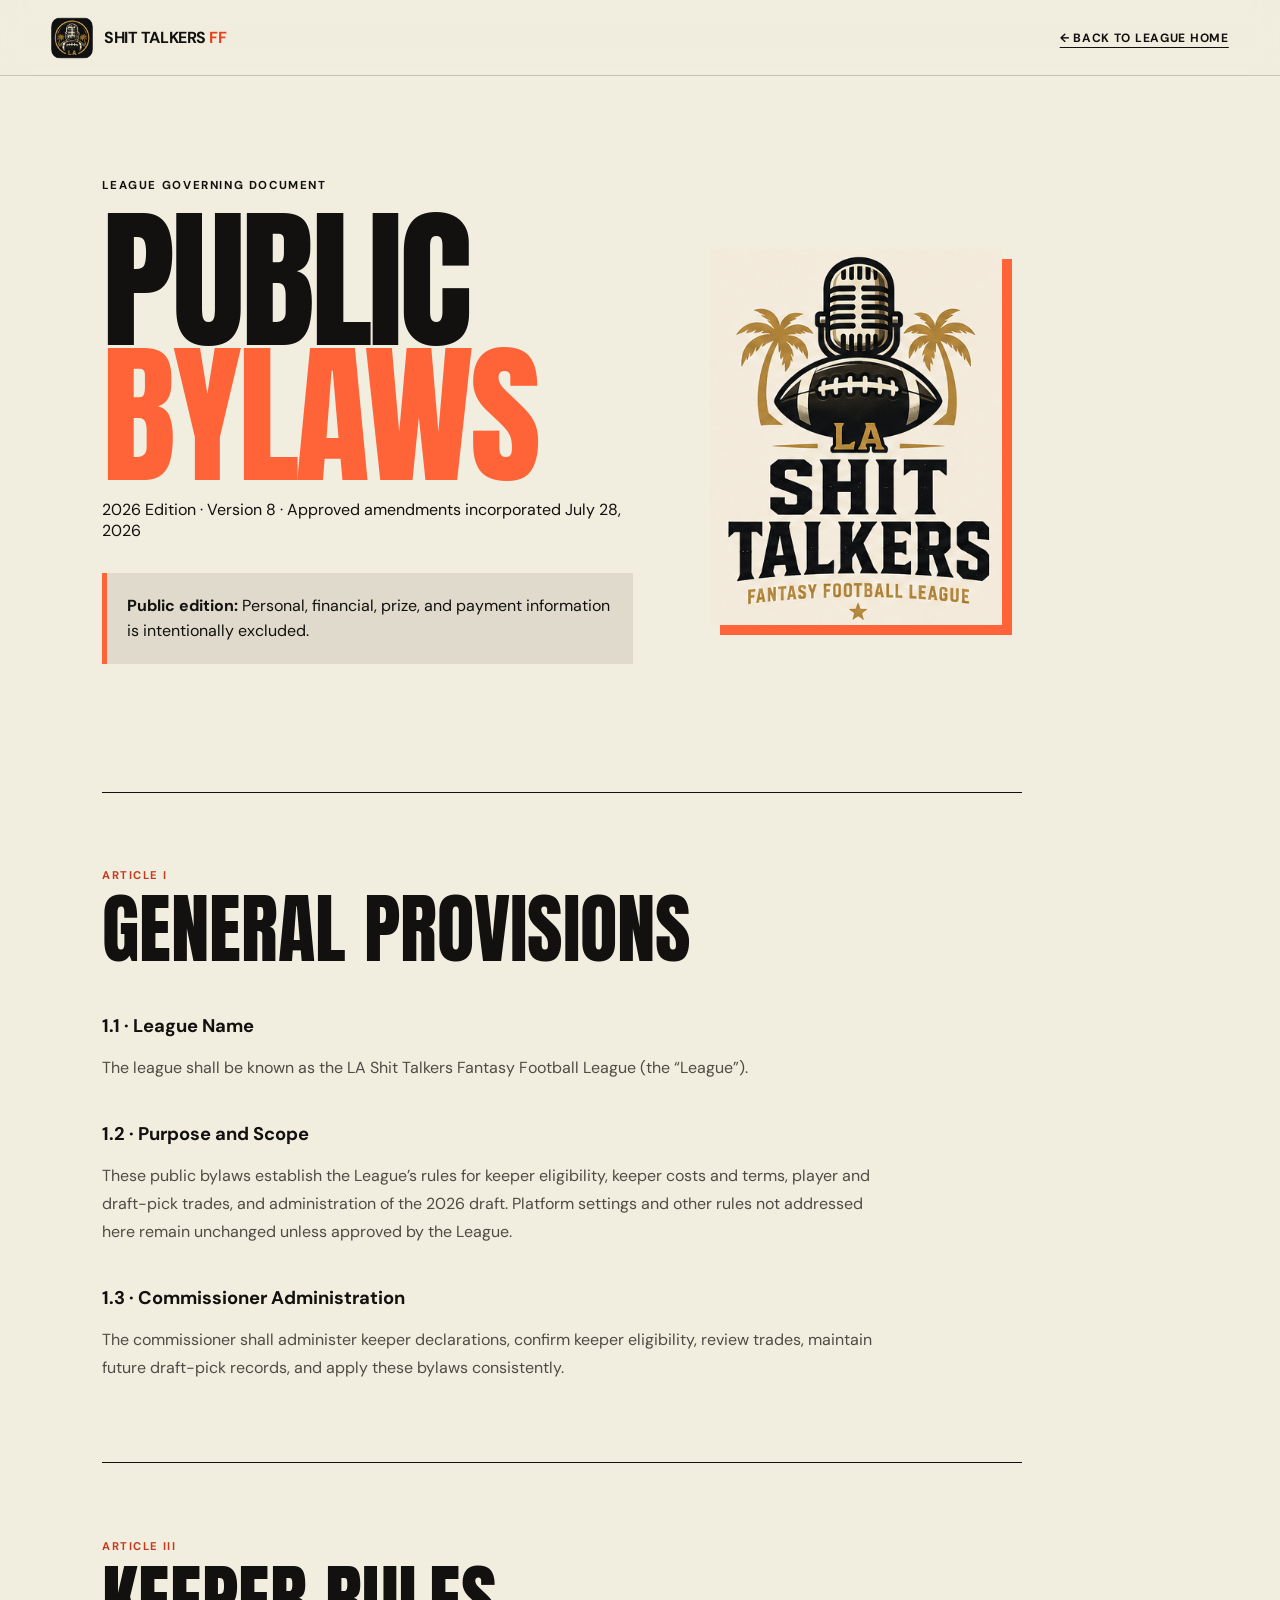
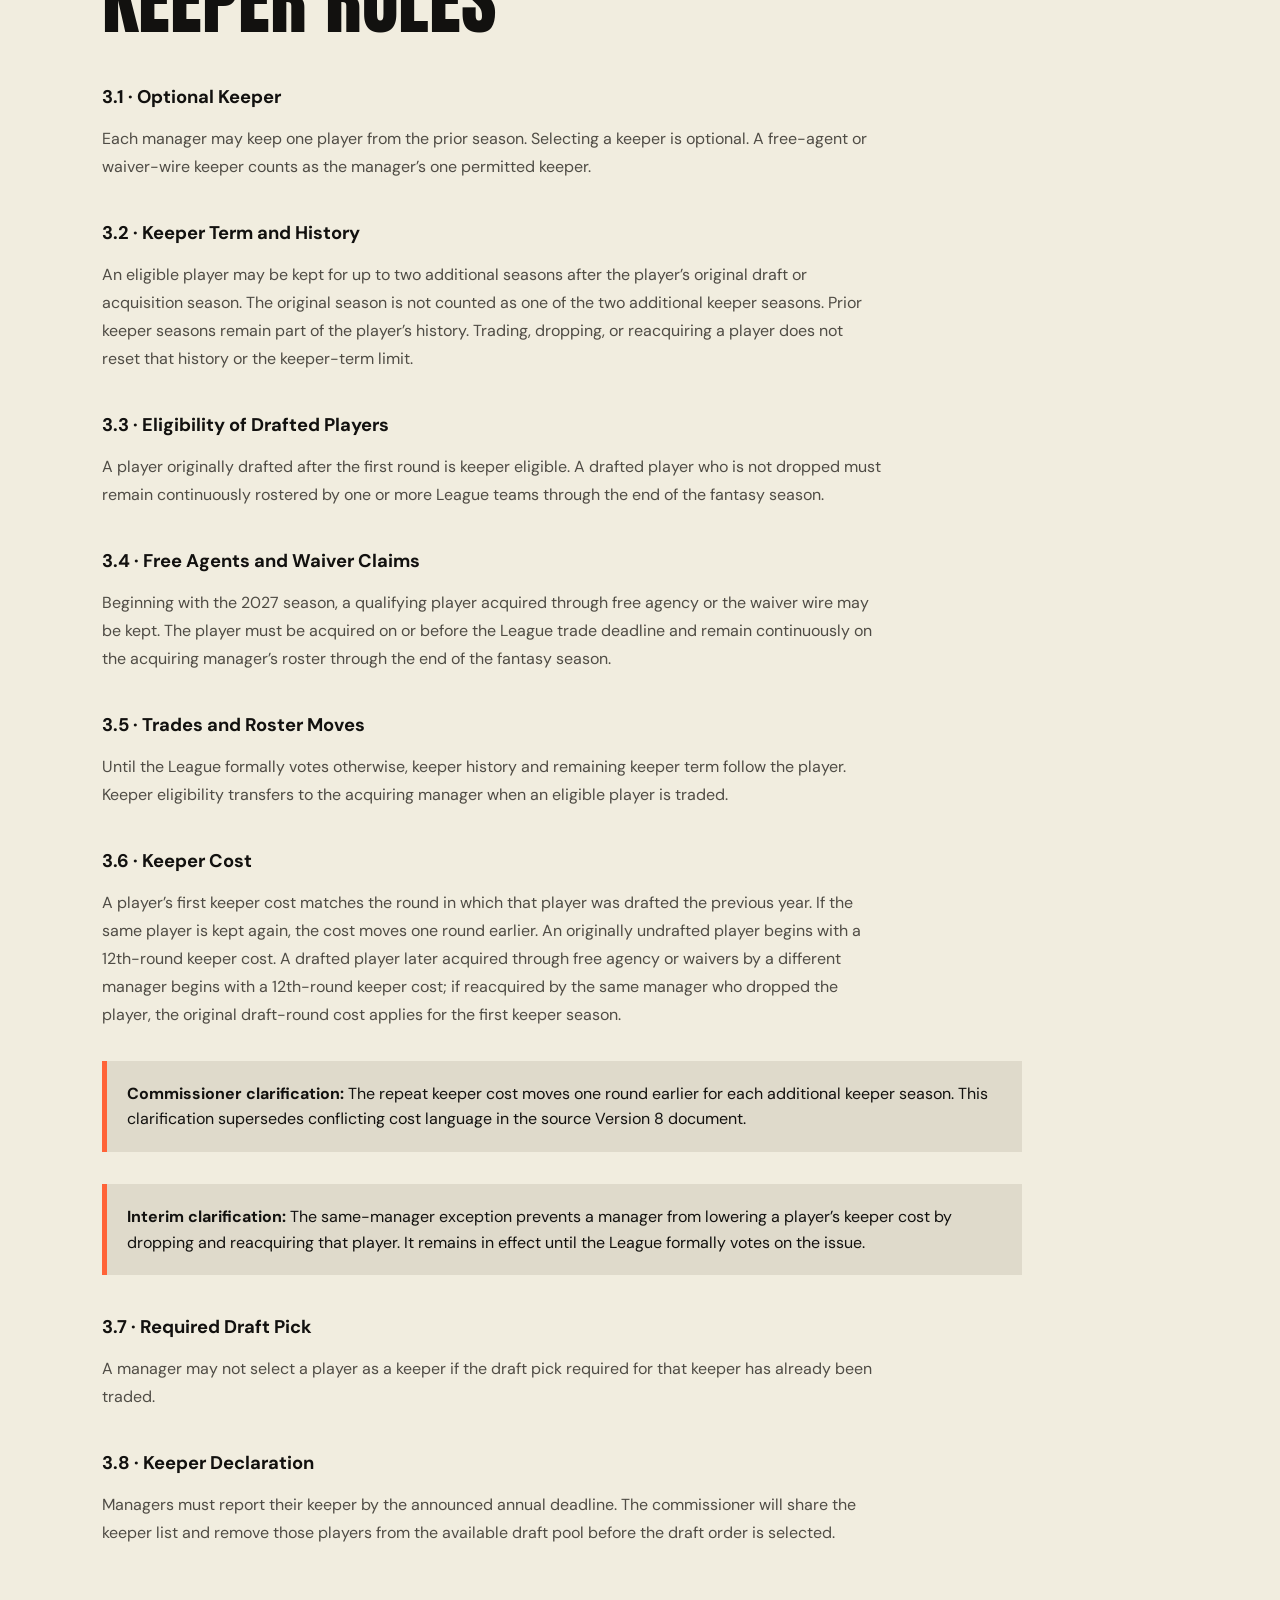
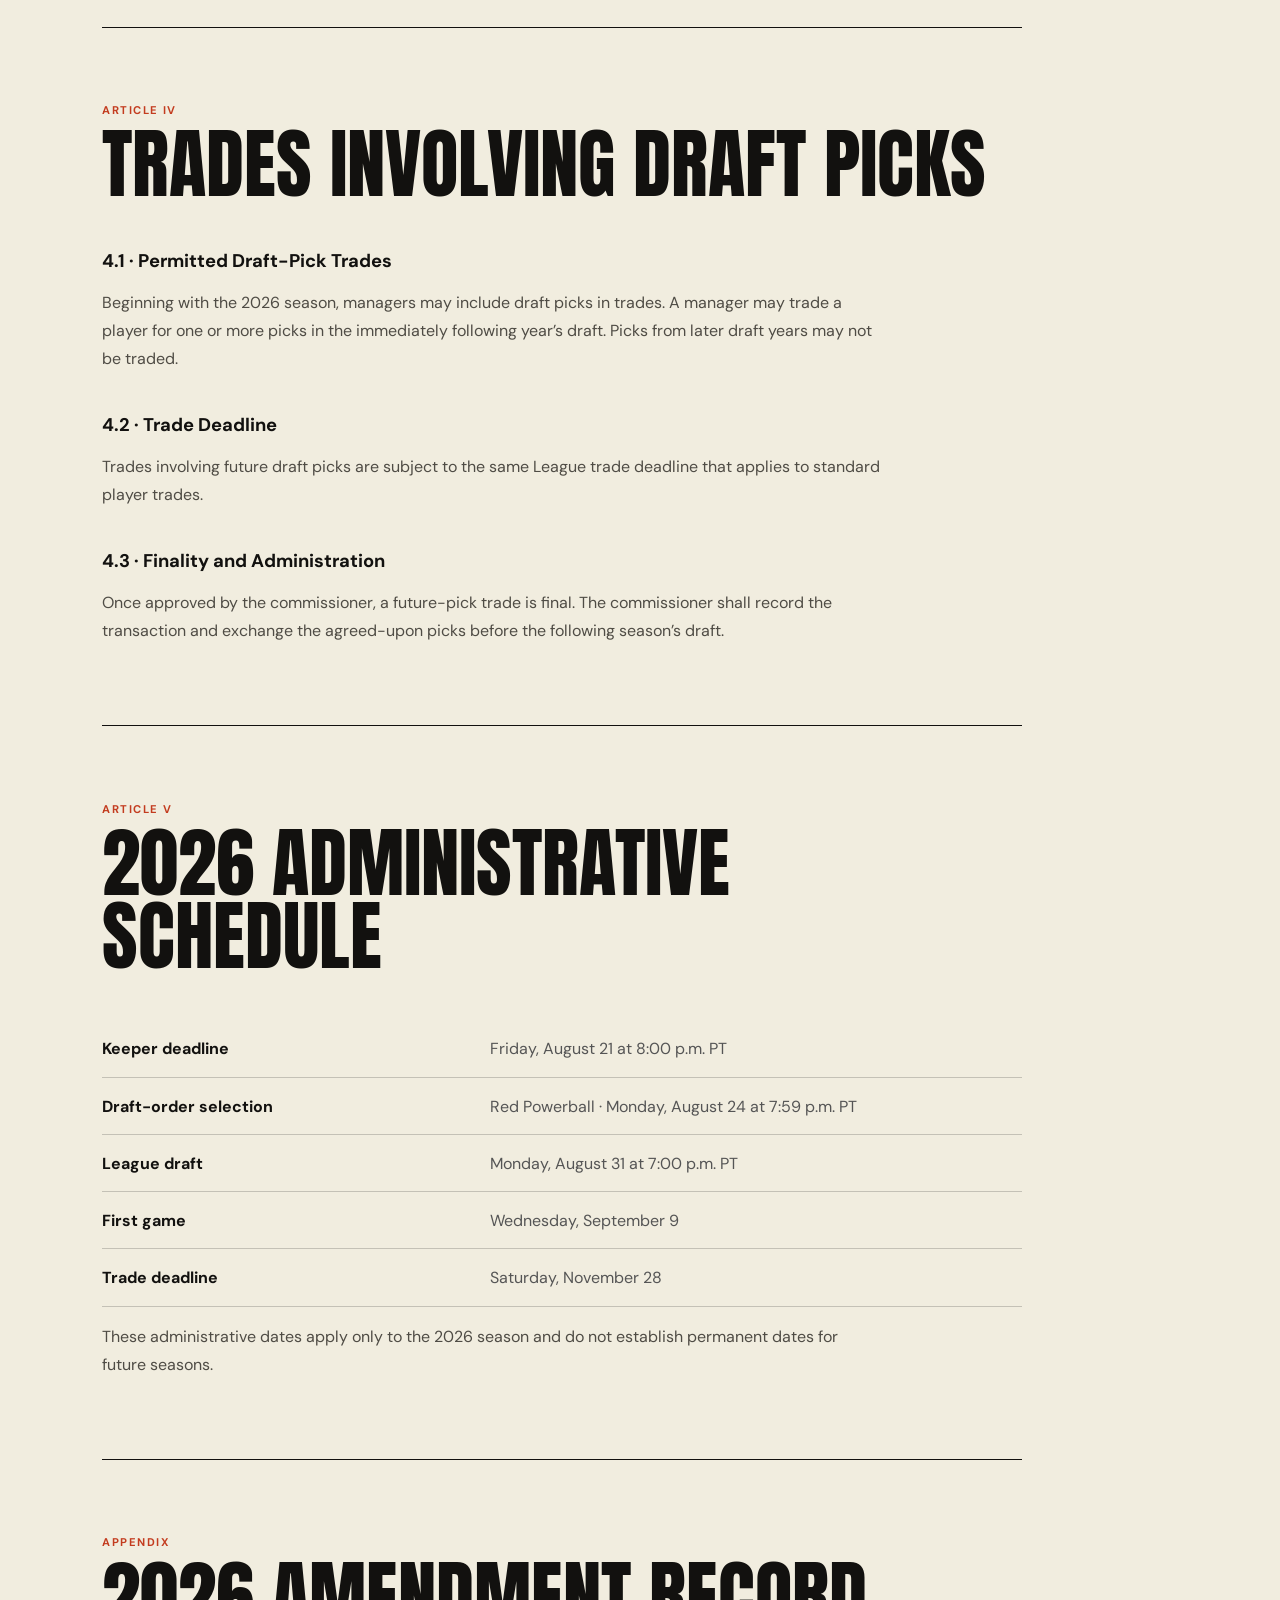
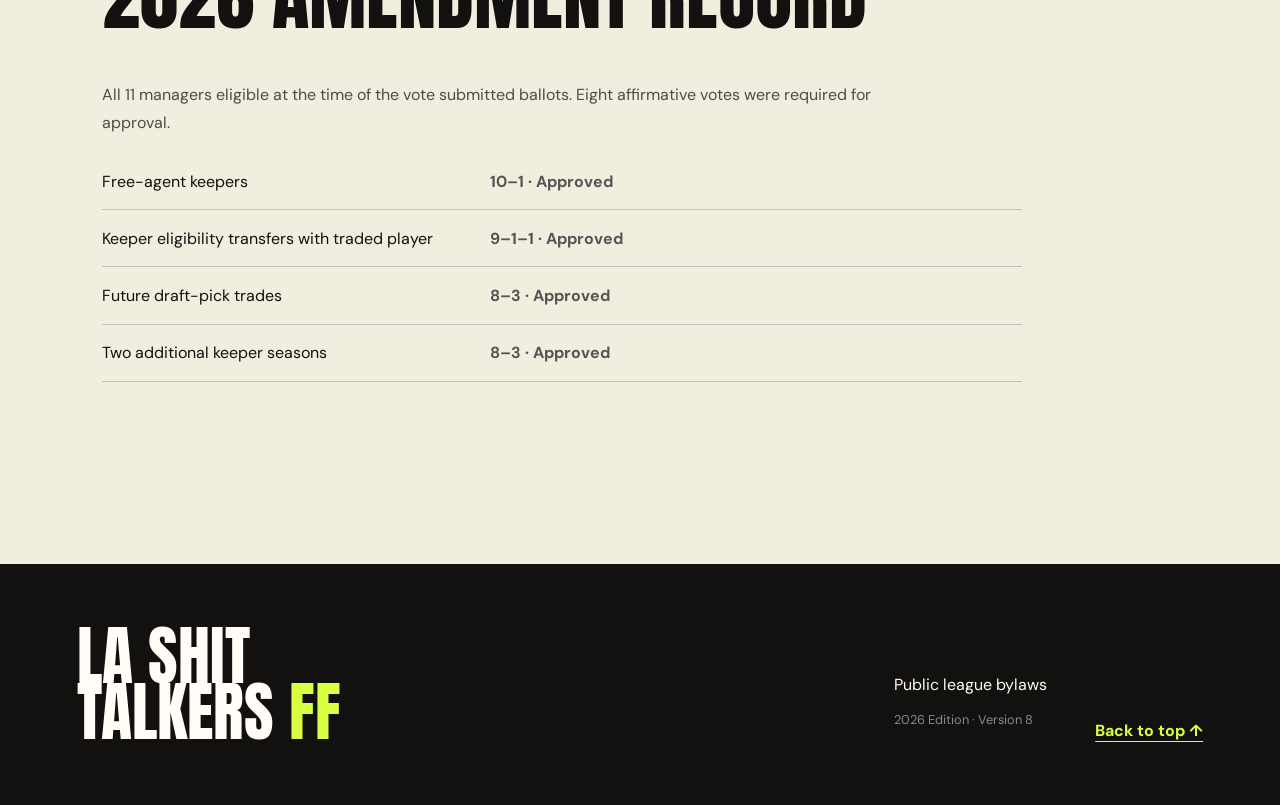
<file: bylaws.html>
<!doctype html>
<html lang="en">
<head>
  <meta charset="utf-8">
  <meta name="viewport" content="width=device-width, initial-scale=1">
  <meta name="description" content="Public bylaws for LA Shit Talkers Fantasy Football.">
  <meta name="robots" content="noindex, nofollow">
  <meta name="theme-color" content="#12110f">
  <title>Public Bylaws · LA Shit Talkers FF</title>
  <link rel="icon" type="image/png" href="la-shit-talkers-square-icon-transparent.png">
  <link rel="preconnect" href="https://fonts.googleapis.com">
  <link rel="preconnect" href="https://fonts.gstatic.com" crossorigin>
  <link href="https://fonts.googleapis.com/css2?family=Anton&family=DM+Sans:wght@400;500;600;700&display=swap" rel="stylesheet">
  <link rel="stylesheet" href="styles.css">
  <link rel="stylesheet" href="updates.css?v=58">
</head>
<body class="bylaws-page">
  <a class="skip-link" href="#bylaws">Skip to bylaws</a>
  <header class="site-header">
    <a class="brand" href="index.html" aria-label="LA Shit Talkers FF home"><img class="brand-icon" src="la-shit-talkers-square-icon-transparent.png" alt=""><span>Shit Talkers <b>FF</b></span></a>
    <a class="back-link" href="index.html">← Back to league home</a>
  </header>
  <main id="bylaws" class="bylaws-main">
    <header class="bylaws-hero branded-bylaws-hero">
      <div>
        <p class="eyebrow">League governing document</p>
        <h1>Public<br><em>Bylaws</em></h1>
        <p>2026 Edition · Version 8 · Approved amendments incorporated July 28, 2026</p>
        <div class="privacy-note"><b>Public edition:</b> Personal, financial, prize, and payment information is intentionally excluded.</div>
      </div>
      <img src="la-shit-talkers-light-background.png" alt="LA Shit Talkers Fantasy Football League logo">
    </header>

    <article class="bylaws-content">
      <section>
        <p class="article-number">Article I</p>
        <h2>General Provisions</h2>
        <h3>1.1 · League Name</h3>
        <p>The league shall be known as the LA Shit Talkers Fantasy Football League (the “League”).</p>
        <h3>1.2 · Purpose and Scope</h3>
        <p>These public bylaws establish the League’s rules for keeper eligibility, keeper costs and terms, player and draft-pick trades, and administration of the 2026 draft. Platform settings and other rules not addressed here remain unchanged unless approved by the League.</p>
        <h3>1.3 · Commissioner Administration</h3>
        <p>The commissioner shall administer keeper declarations, confirm keeper eligibility, review trades, maintain future draft-pick records, and apply these bylaws consistently.</p>
      </section>

      <section>
        <p class="article-number">Article III</p>
        <h2>Keeper Rules</h2>
        <h3>3.1 · Optional Keeper</h3>
        <p>Each manager may keep one player from the prior season. Selecting a keeper is optional. A free-agent or waiver-wire keeper counts as the manager’s one permitted keeper.</p>
        <h3>3.2 · Keeper Term and History</h3>
        <p>An eligible player may be kept for up to two additional seasons after the player’s original draft or acquisition season. The original season is not counted as one of the two additional keeper seasons. Prior keeper seasons remain part of the player’s history. Trading, dropping, or reacquiring a player does not reset that history or the keeper-term limit.</p>
        <h3>3.3 · Eligibility of Drafted Players</h3>
        <p>A player originally drafted after the first round is keeper eligible. A drafted player who is not dropped must remain continuously rostered by one or more League teams through the end of the fantasy season.</p>
        <h3>3.4 · Free Agents and Waiver Claims</h3>
        <p>Beginning with the 2027 season, a qualifying player acquired through free agency or the waiver wire may be kept. The player must be acquired on or before the League trade deadline and remain continuously on the acquiring manager’s roster through the end of the fantasy season.</p>
        <h3>3.5 · Trades and Roster Moves</h3>
        <p>Until the League formally votes otherwise, keeper history and remaining keeper term follow the player. Keeper eligibility transfers to the acquiring manager when an eligible player is traded.</p>
        <h3>3.6 · Keeper Cost</h3>
        <p>A player’s first keeper cost matches the round in which that player was drafted the previous year. If the same player is kept again, the cost moves one round earlier. An originally undrafted player begins with a 12th-round keeper cost. A drafted player later acquired through free agency or waivers by a different manager begins with a 12th-round keeper cost; if reacquired by the same manager who dropped the player, the original draft-round cost applies for the first keeper season.</p>
        <div class="privacy-note"><b>Commissioner clarification:</b> The repeat keeper cost moves one round earlier for each additional keeper season. This clarification supersedes conflicting cost language in the source Version 8 document.</div>
        <div class="privacy-note"><b>Interim clarification:</b> The same-manager exception prevents a manager from lowering a player’s keeper cost by dropping and reacquiring that player. It remains in effect until the League formally votes on the issue.</div>
        <h3>3.7 · Required Draft Pick</h3>
        <p>A manager may not select a player as a keeper if the draft pick required for that keeper has already been traded.</p>
        <h3>3.8 · Keeper Declaration</h3>
        <p>Managers must report their keeper by the announced annual deadline. The commissioner will share the keeper list and remove those players from the available draft pool before the draft order is selected.</p>
      </section>

      <section>
        <p class="article-number">Article IV</p>
        <h2>Trades Involving Draft Picks</h2>
        <h3>4.1 · Permitted Draft-Pick Trades</h3>
        <p>Beginning with the 2026 season, managers may include draft picks in trades. A manager may trade a player for one or more picks in the immediately following year’s draft. Picks from later draft years may not be traded.</p>
        <h3>4.2 · Trade Deadline</h3>
        <p>Trades involving future draft picks are subject to the same League trade deadline that applies to standard player trades.</p>
        <h3>4.3 · Finality and Administration</h3>
        <p>Once approved by the commissioner, a future-pick trade is final. The commissioner shall record the transaction and exchange the agreed-upon picks before the following season’s draft.</p>
      </section>

      <section>
        <p class="article-number">Article V</p>
        <h2>2026 Administrative Schedule</h2>
        <div class="schedule-list">
          <p><b>Keeper deadline</b><span>Friday, August 21 at 8:00 p.m. PT</span></p>
          <p><b>Draft-order selection</b><span>Red Powerball · Monday, August 24 at 7:59 p.m. PT</span></p>
          <p><b>League draft</b><span>Monday, August 31 at 7:00 p.m. PT</span></p>
          <p><b>First game</b><span>Wednesday, September 9</span></p>
          <p><b>Trade deadline</b><span>Saturday, November 28</span></p>
        </div>
        <p>These administrative dates apply only to the 2026 season and do not establish permanent dates for future seasons.</p>
      </section>

      <section>
        <p class="article-number">Appendix</p>
        <h2>2026 Amendment Record</h2>
        <p>All 11 managers eligible at the time of the vote submitted ballots. Eight affirmative votes were required for approval.</p>
        <ul class="vote-list">
          <li><span>Free-agent keepers</span><b>10–1 · Approved</b></li>
          <li><span>Keeper eligibility transfers with traded player</span><b>9–1–1 · Approved</b></li>
          <li><span>Future draft-pick trades</span><b>8–3 · Approved</b></li>
          <li><span>Two additional keeper seasons</span><b>8–3 · Approved</b></li>
        </ul>
      </section>
    </article>
  </main>
  <footer><div class="footer-brand">LA SHIT<br>TALKERS <em>FF</em></div><div><p>Public league bylaws</p><p class="muted">2026 Edition · Version 8</p></div><a href="#bylaws">Back to top ↑</a></footer>
</body>
</html>
</file>
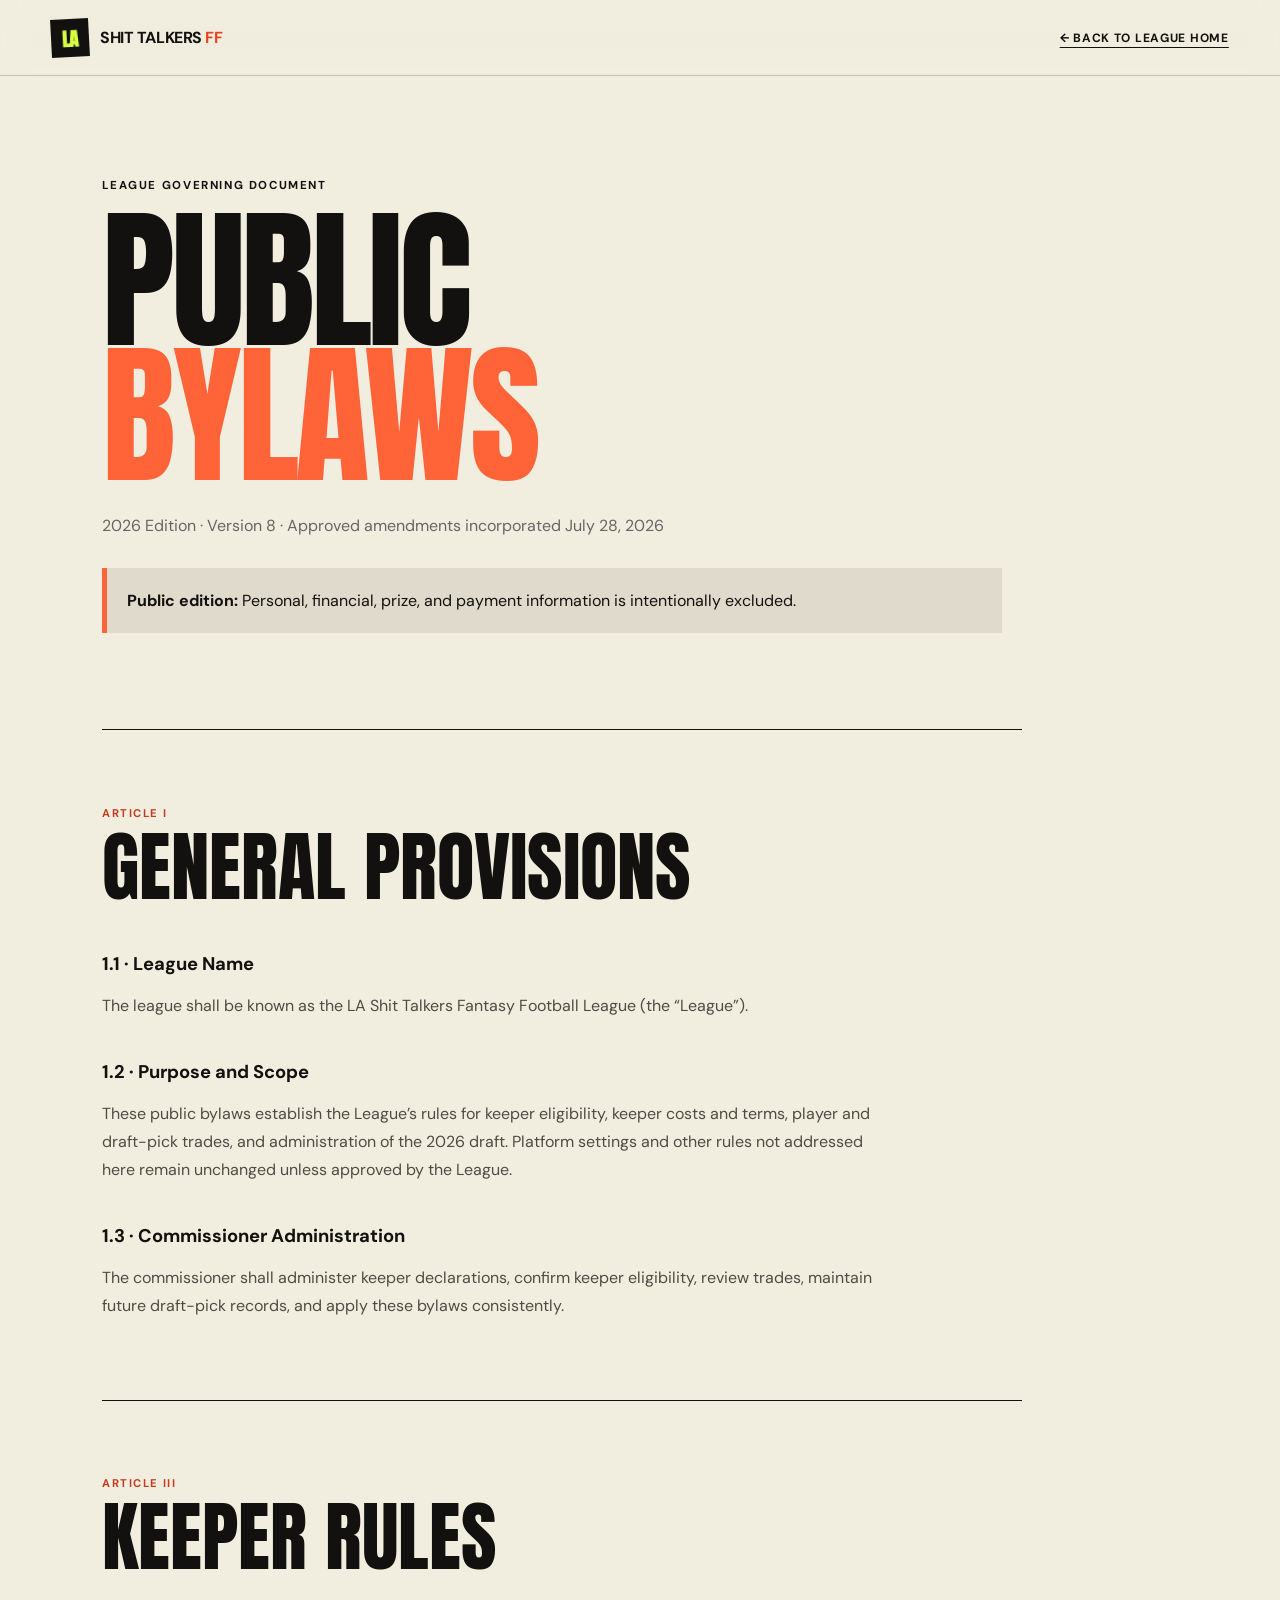
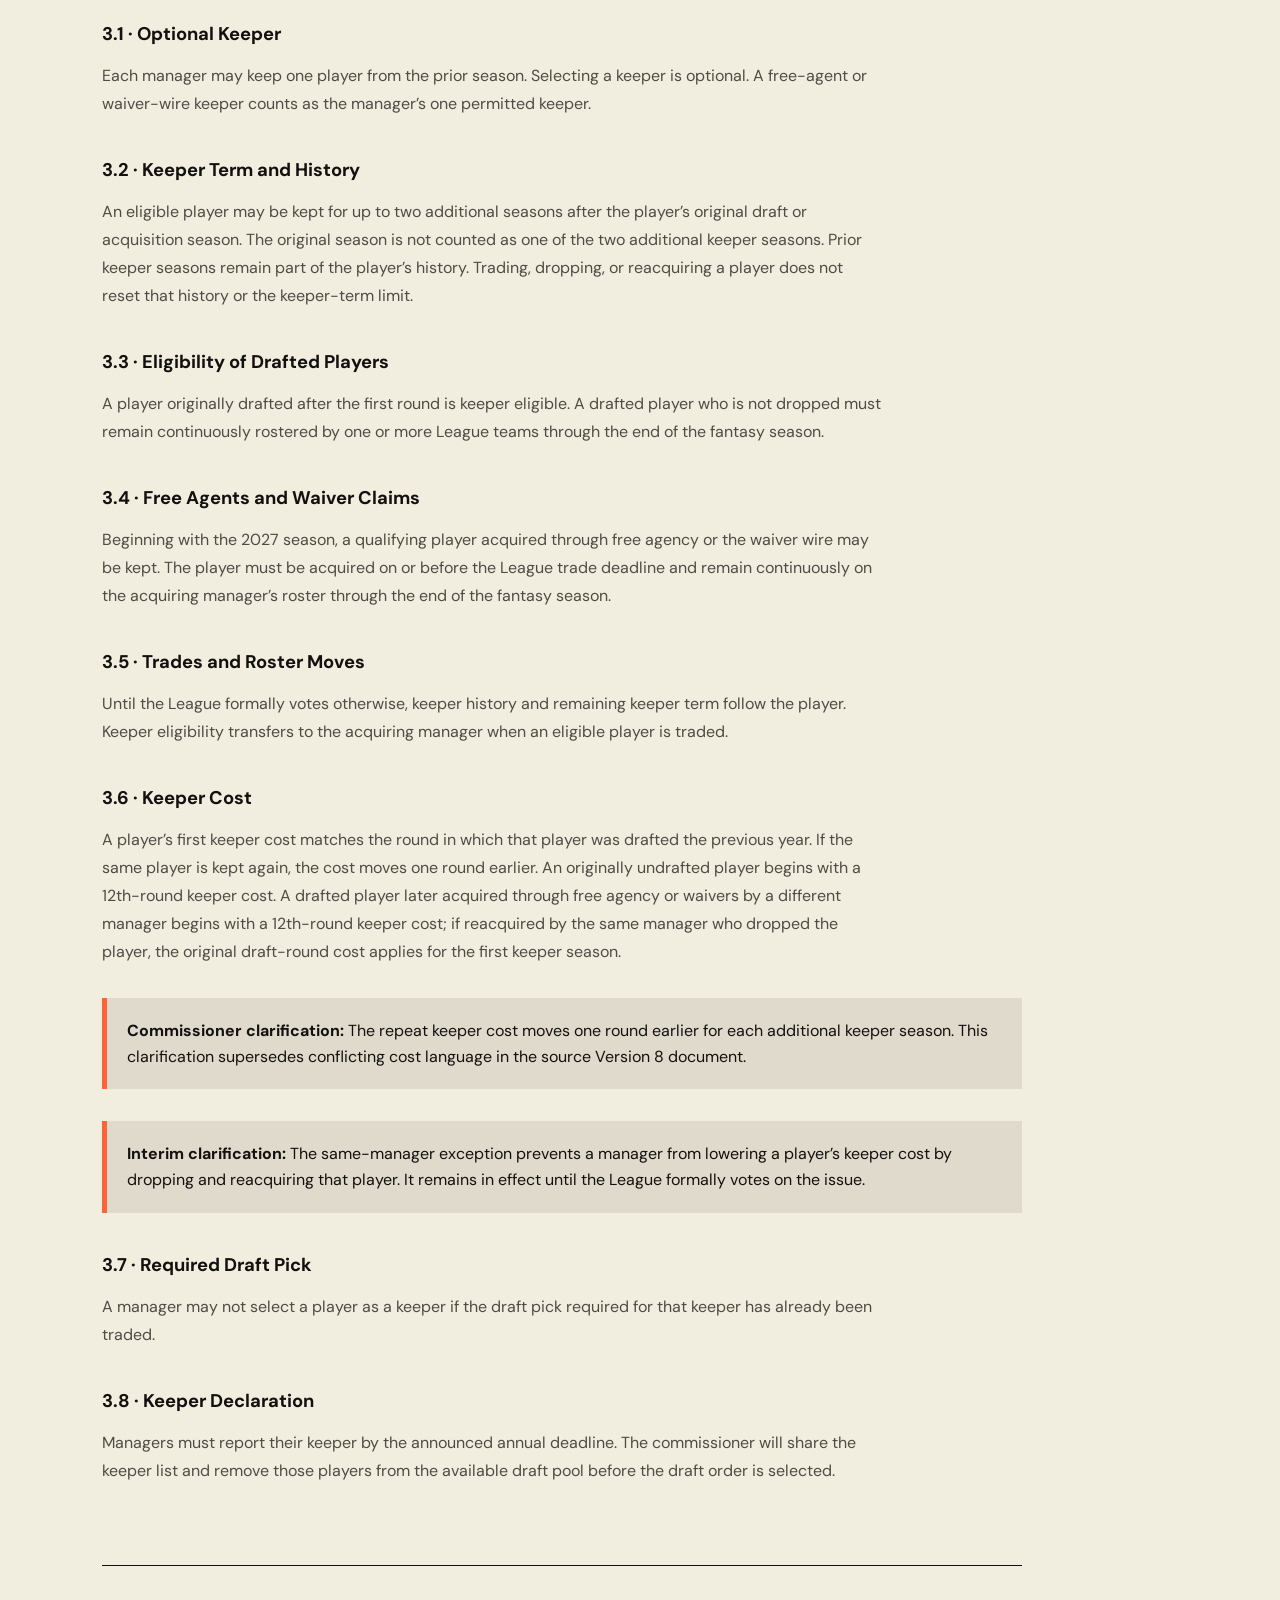
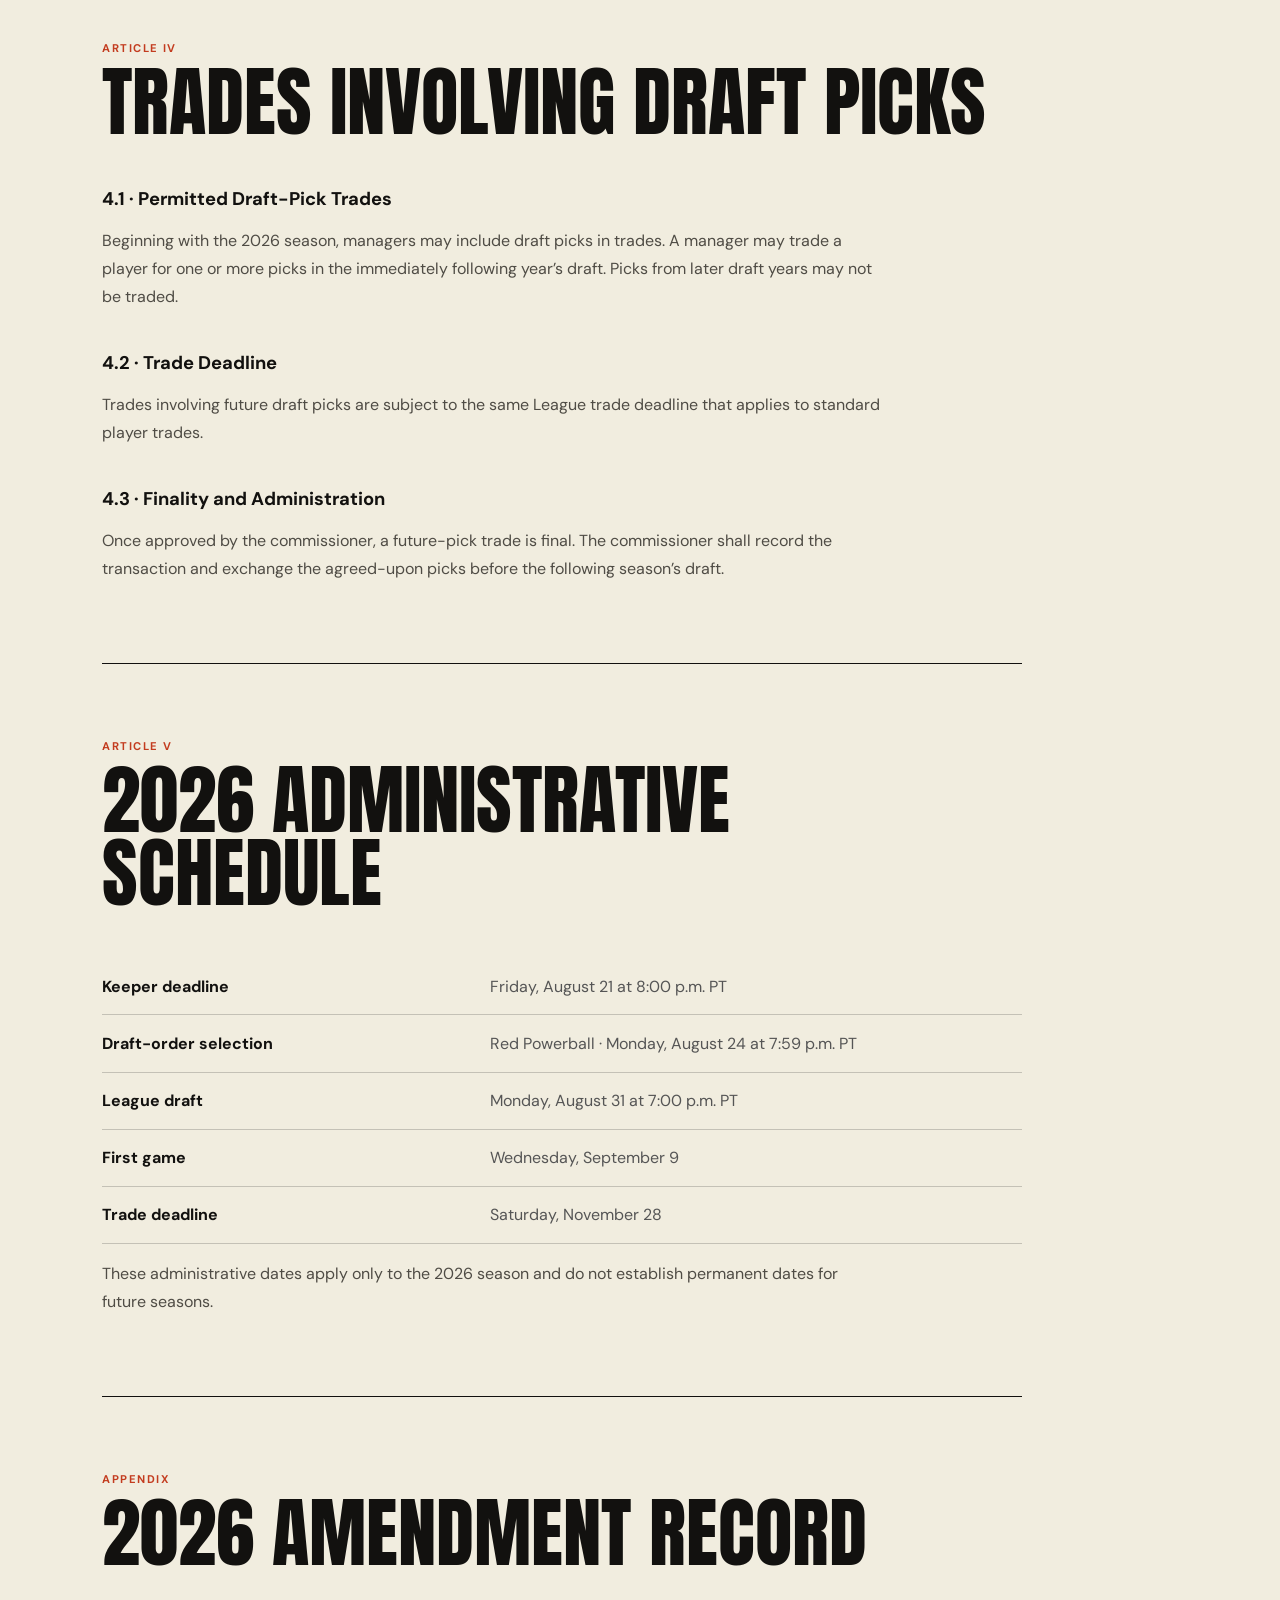
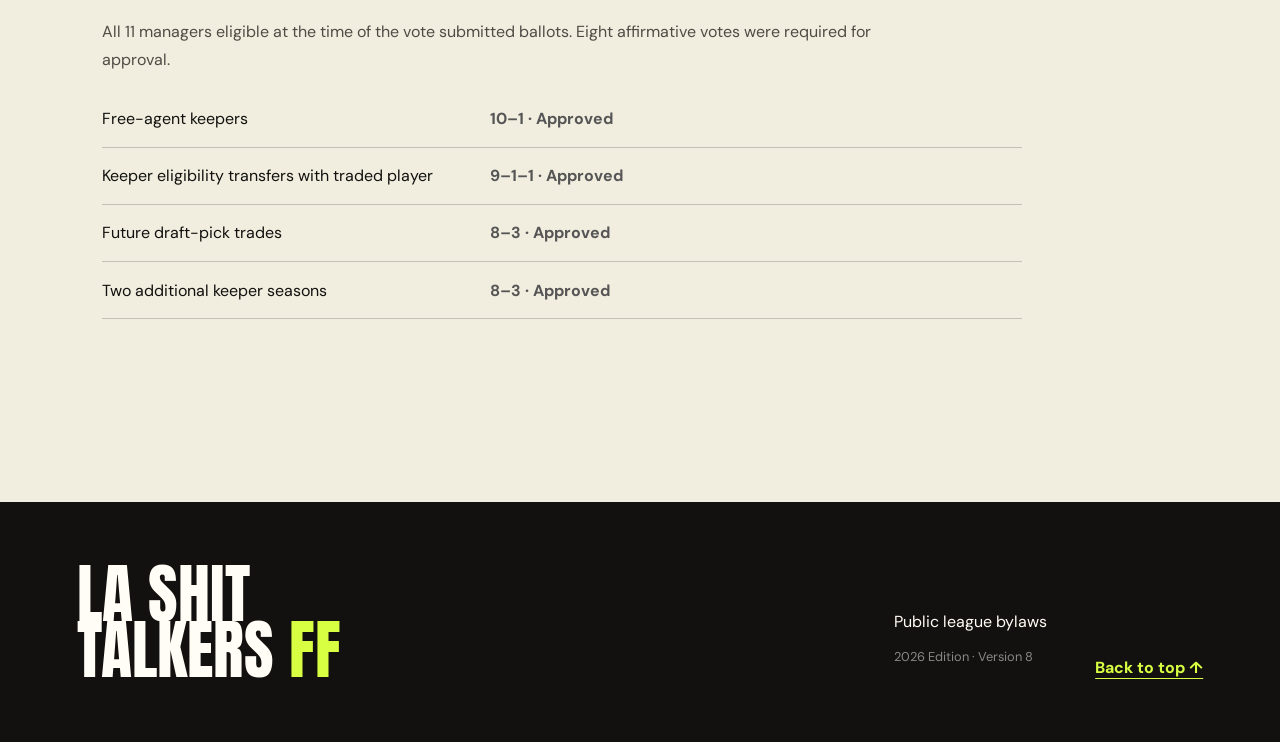
<file: la-shit-talkers-ff 6/bylaws.html>
<!doctype html>
<html lang="en">
<head>
  <meta charset="utf-8">
  <meta name="viewport" content="width=device-width, initial-scale=1">
  <meta name="description" content="Public bylaws for LA Shit Talkers Fantasy Football.">
  <meta name="robots" content="noindex, nofollow">
  <meta name="theme-color" content="#12110f">
  <title>Public Bylaws · LA Shit Talkers FF</title>
  <link rel="preconnect" href="https://fonts.googleapis.com">
  <link rel="preconnect" href="https://fonts.gstatic.com" crossorigin>
  <link href="https://fonts.googleapis.com/css2?family=Anton&family=DM+Sans:wght@400;500;600;700&display=swap" rel="stylesheet">
  <link rel="stylesheet" href="styles.css">
  <link rel="stylesheet" href="updates.css">
</head>
<body class="bylaws-page">
  <a class="skip-link" href="#bylaws">Skip to bylaws</a>
  <header class="site-header">
    <a class="brand" href="index.html" aria-label="LA Shit Talkers FF home"><span class="brand-mark">LA</span><span>Shit Talkers <b>FF</b></span></a>
    <a class="back-link" href="index.html">← Back to league home</a>
  </header>
  <main id="bylaws" class="bylaws-main">
    <header class="bylaws-hero">
      <p class="eyebrow">League governing document</p>
      <h1>Public<br><em>Bylaws</em></h1>
      <p>2026 Edition · Version 8 · Approved amendments incorporated July 28, 2026</p>
      <div class="privacy-note"><b>Public edition:</b> Personal, financial, prize, and payment information is intentionally excluded.</div>
    </header>

    <article class="bylaws-content">
      <section>
        <p class="article-number">Article I</p>
        <h2>General Provisions</h2>
        <h3>1.1 · League Name</h3>
        <p>The league shall be known as the LA Shit Talkers Fantasy Football League (the “League”).</p>
        <h3>1.2 · Purpose and Scope</h3>
        <p>These public bylaws establish the League’s rules for keeper eligibility, keeper costs and terms, player and draft-pick trades, and administration of the 2026 draft. Platform settings and other rules not addressed here remain unchanged unless approved by the League.</p>
        <h3>1.3 · Commissioner Administration</h3>
        <p>The commissioner shall administer keeper declarations, confirm keeper eligibility, review trades, maintain future draft-pick records, and apply these bylaws consistently.</p>
      </section>

      <section>
        <p class="article-number">Article III</p>
        <h2>Keeper Rules</h2>
        <h3>3.1 · Optional Keeper</h3>
        <p>Each manager may keep one player from the prior season. Selecting a keeper is optional. A free-agent or waiver-wire keeper counts as the manager’s one permitted keeper.</p>
        <h3>3.2 · Keeper Term and History</h3>
        <p>An eligible player may be kept for up to two additional seasons after the player’s original draft or acquisition season. The original season is not counted as one of the two additional keeper seasons. Prior keeper seasons remain part of the player’s history. Trading, dropping, or reacquiring a player does not reset that history or the keeper-term limit.</p>
        <h3>3.3 · Eligibility of Drafted Players</h3>
        <p>A player originally drafted after the first round is keeper eligible. A drafted player who is not dropped must remain continuously rostered by one or more League teams through the end of the fantasy season.</p>
        <h3>3.4 · Free Agents and Waiver Claims</h3>
        <p>Beginning with the 2027 season, a qualifying player acquired through free agency or the waiver wire may be kept. The player must be acquired on or before the League trade deadline and remain continuously on the acquiring manager’s roster through the end of the fantasy season.</p>
        <h3>3.5 · Trades and Roster Moves</h3>
        <p>Until the League formally votes otherwise, keeper history and remaining keeper term follow the player. Keeper eligibility transfers to the acquiring manager when an eligible player is traded.</p>
        <h3>3.6 · Keeper Cost</h3>
        <p>A player’s first keeper cost matches the round in which that player was drafted the previous year. If the same player is kept again, the cost moves one round earlier. An originally undrafted player begins with a 12th-round keeper cost. A drafted player later acquired through free agency or waivers by a different manager begins with a 12th-round keeper cost; if reacquired by the same manager who dropped the player, the original draft-round cost applies for the first keeper season.</p>
        <div class="privacy-note"><b>Commissioner clarification:</b> The repeat keeper cost moves one round earlier for each additional keeper season. This clarification supersedes conflicting cost language in the source Version 8 document.</div>
        <div class="privacy-note"><b>Interim clarification:</b> The same-manager exception prevents a manager from lowering a player’s keeper cost by dropping and reacquiring that player. It remains in effect until the League formally votes on the issue.</div>
        <h3>3.7 · Required Draft Pick</h3>
        <p>A manager may not select a player as a keeper if the draft pick required for that keeper has already been traded.</p>
        <h3>3.8 · Keeper Declaration</h3>
        <p>Managers must report their keeper by the announced annual deadline. The commissioner will share the keeper list and remove those players from the available draft pool before the draft order is selected.</p>
      </section>

      <section>
        <p class="article-number">Article IV</p>
        <h2>Trades Involving Draft Picks</h2>
        <h3>4.1 · Permitted Draft-Pick Trades</h3>
        <p>Beginning with the 2026 season, managers may include draft picks in trades. A manager may trade a player for one or more picks in the immediately following year’s draft. Picks from later draft years may not be traded.</p>
        <h3>4.2 · Trade Deadline</h3>
        <p>Trades involving future draft picks are subject to the same League trade deadline that applies to standard player trades.</p>
        <h3>4.3 · Finality and Administration</h3>
        <p>Once approved by the commissioner, a future-pick trade is final. The commissioner shall record the transaction and exchange the agreed-upon picks before the following season’s draft.</p>
      </section>

      <section>
        <p class="article-number">Article V</p>
        <h2>2026 Administrative Schedule</h2>
        <div class="schedule-list">
          <p><b>Keeper deadline</b><span>Friday, August 21 at 8:00 p.m. PT</span></p>
          <p><b>Draft-order selection</b><span>Red Powerball · Monday, August 24 at 7:59 p.m. PT</span></p>
          <p><b>League draft</b><span>Monday, August 31 at 7:00 p.m. PT</span></p>
          <p><b>First game</b><span>Wednesday, September 9</span></p>
          <p><b>Trade deadline</b><span>Saturday, November 28</span></p>
        </div>
        <p>These administrative dates apply only to the 2026 season and do not establish permanent dates for future seasons.</p>
      </section>

      <section>
        <p class="article-number">Appendix</p>
        <h2>2026 Amendment Record</h2>
        <p>All 11 managers eligible at the time of the vote submitted ballots. Eight affirmative votes were required for approval.</p>
        <ul class="vote-list">
          <li><span>Free-agent keepers</span><b>10–1 · Approved</b></li>
          <li><span>Keeper eligibility transfers with traded player</span><b>9–1–1 · Approved</b></li>
          <li><span>Future draft-pick trades</span><b>8–3 · Approved</b></li>
          <li><span>Two additional keeper seasons</span><b>8–3 · Approved</b></li>
        </ul>
      </section>
    </article>
  </main>
  <footer><div class="footer-brand">LA SHIT<br>TALKERS <em>FF</em></div><div><p>Public league bylaws</p><p class="muted">2026 Edition · Version 8</p></div><a href="#bylaws">Back to top ↑</a></footer>
</body>
</html>
</file>
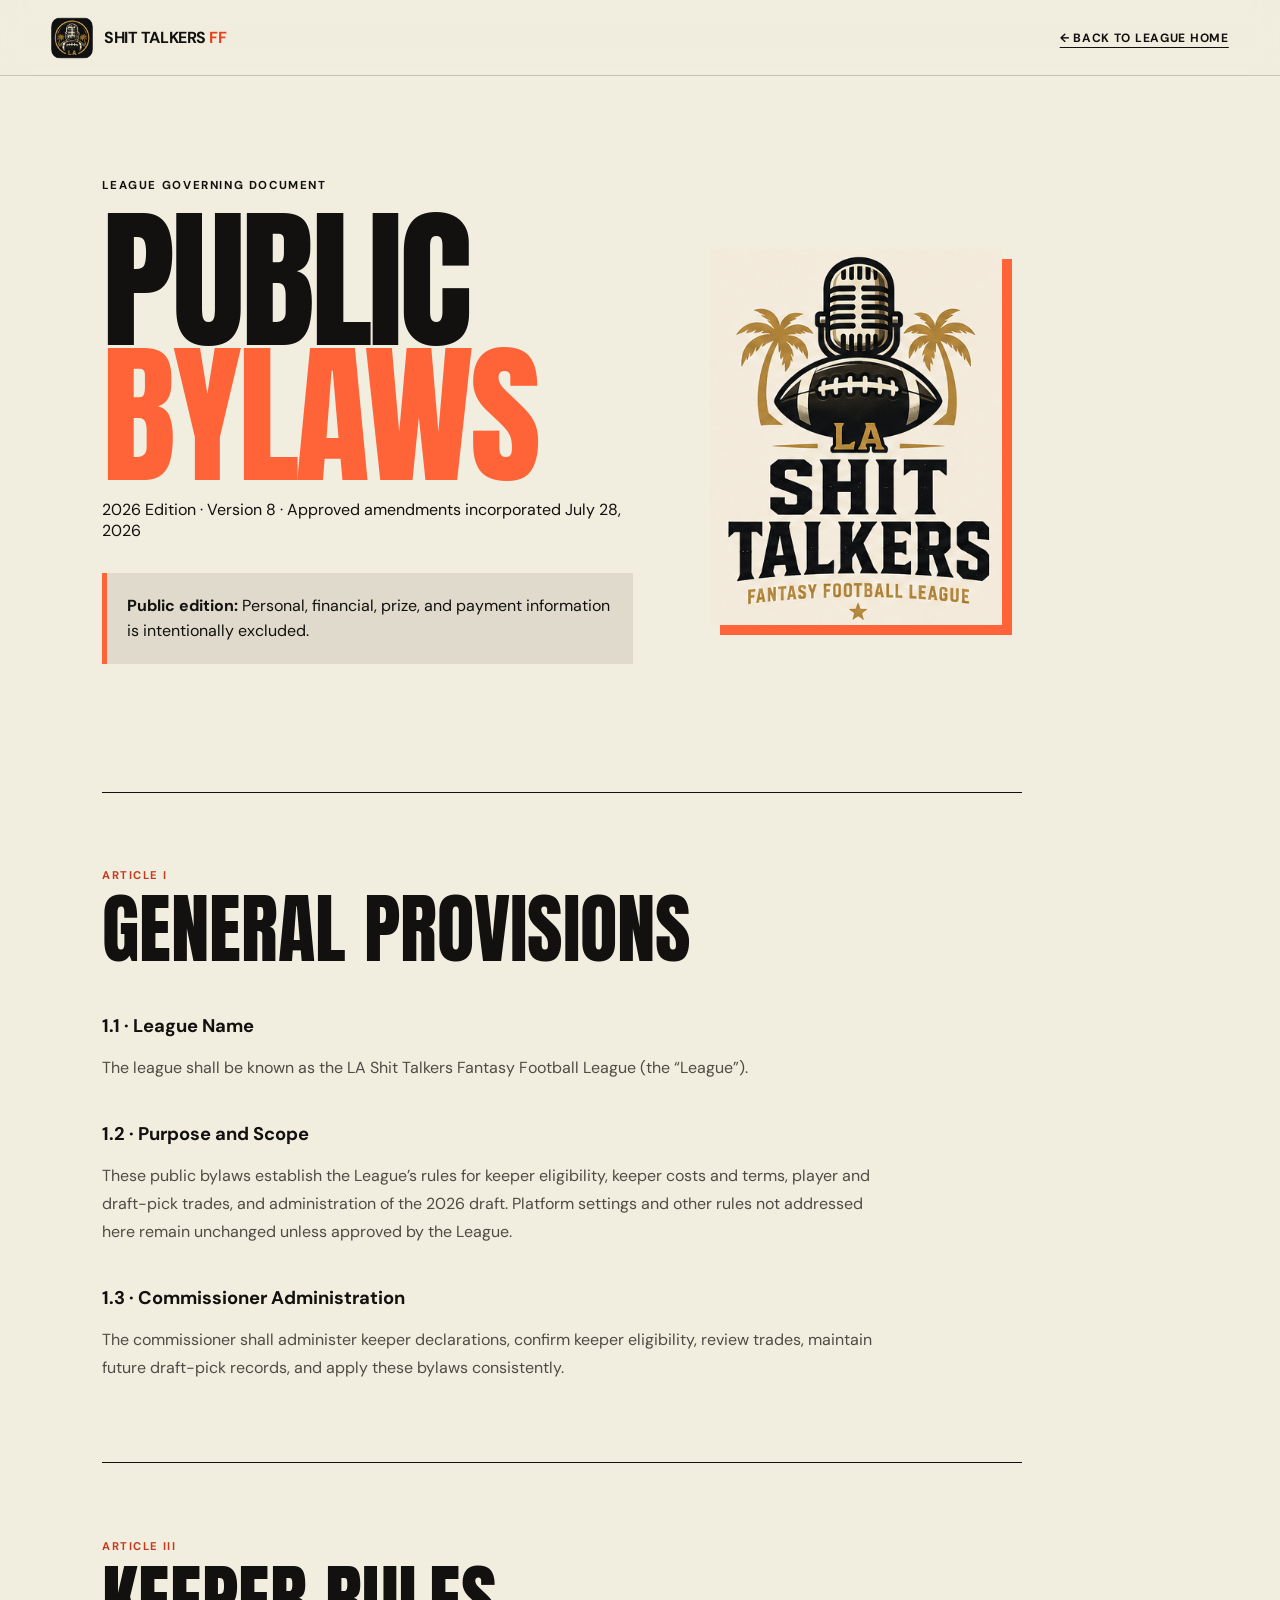
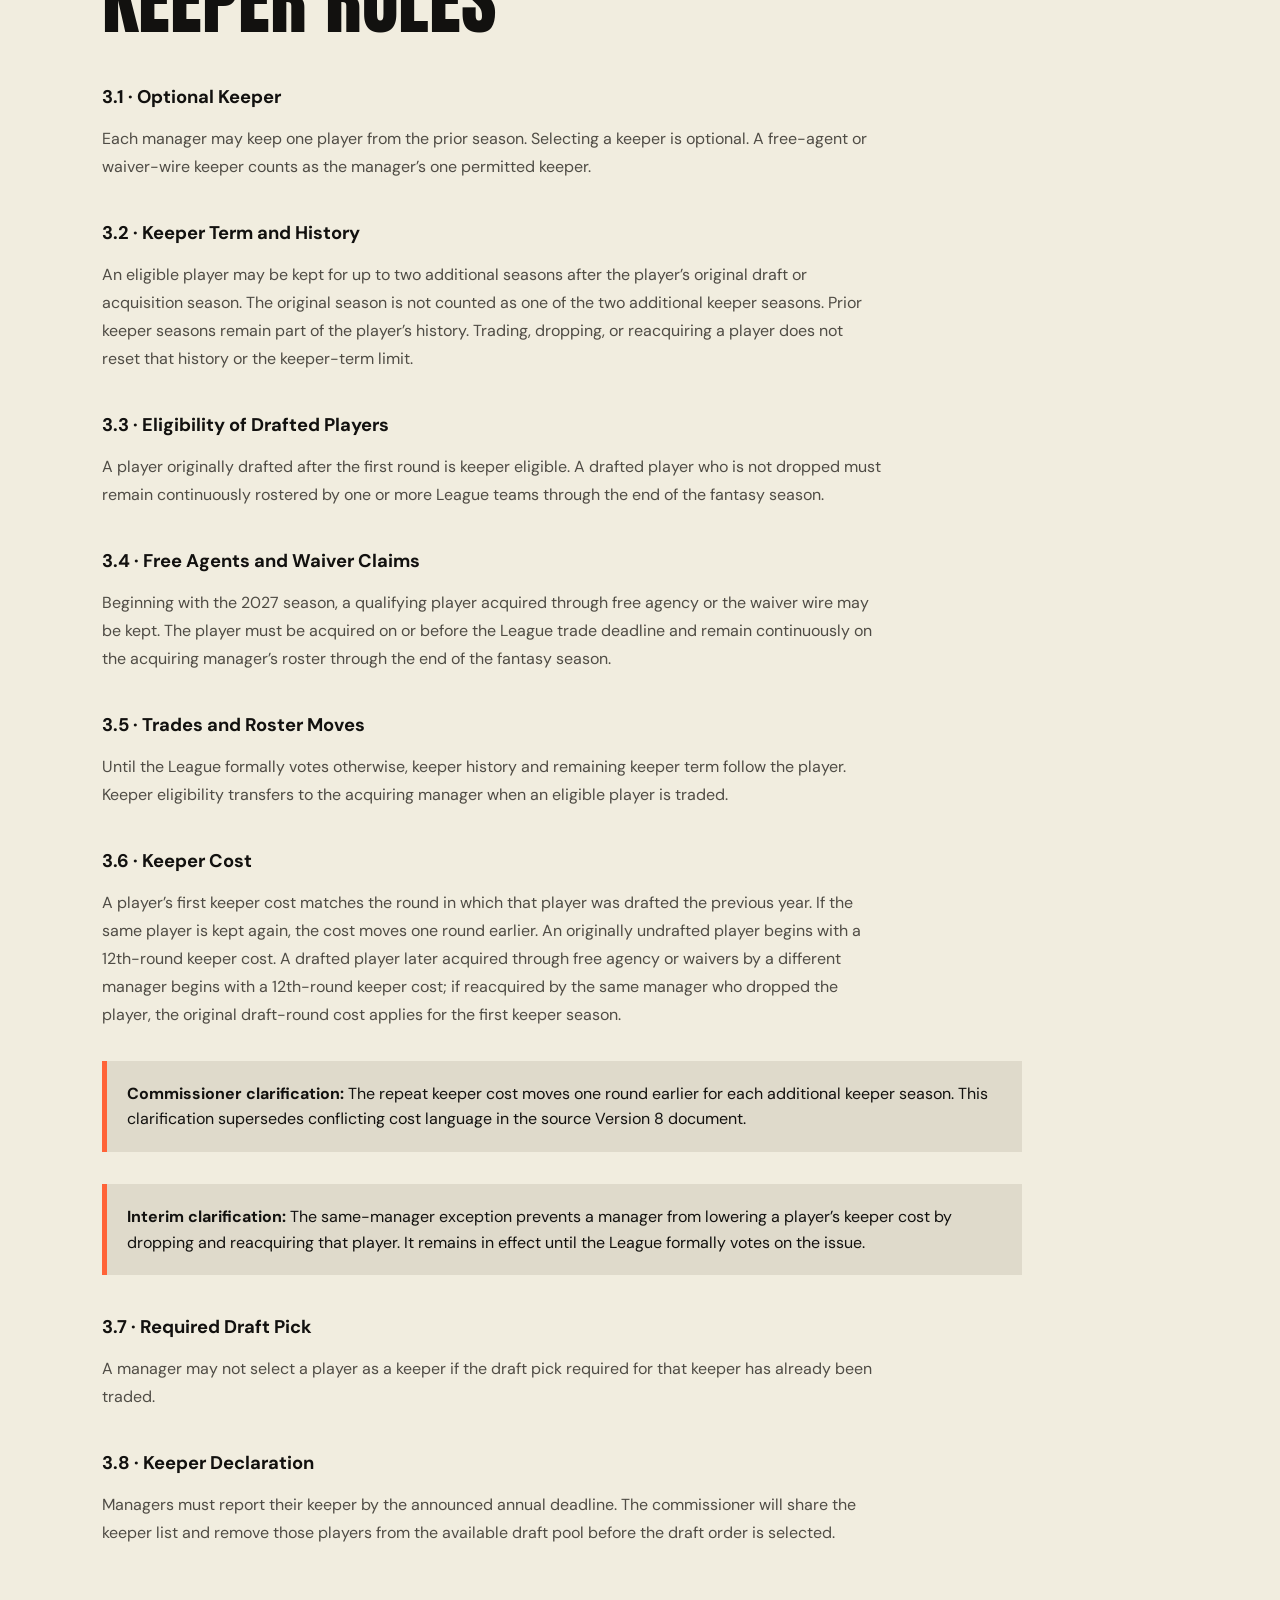
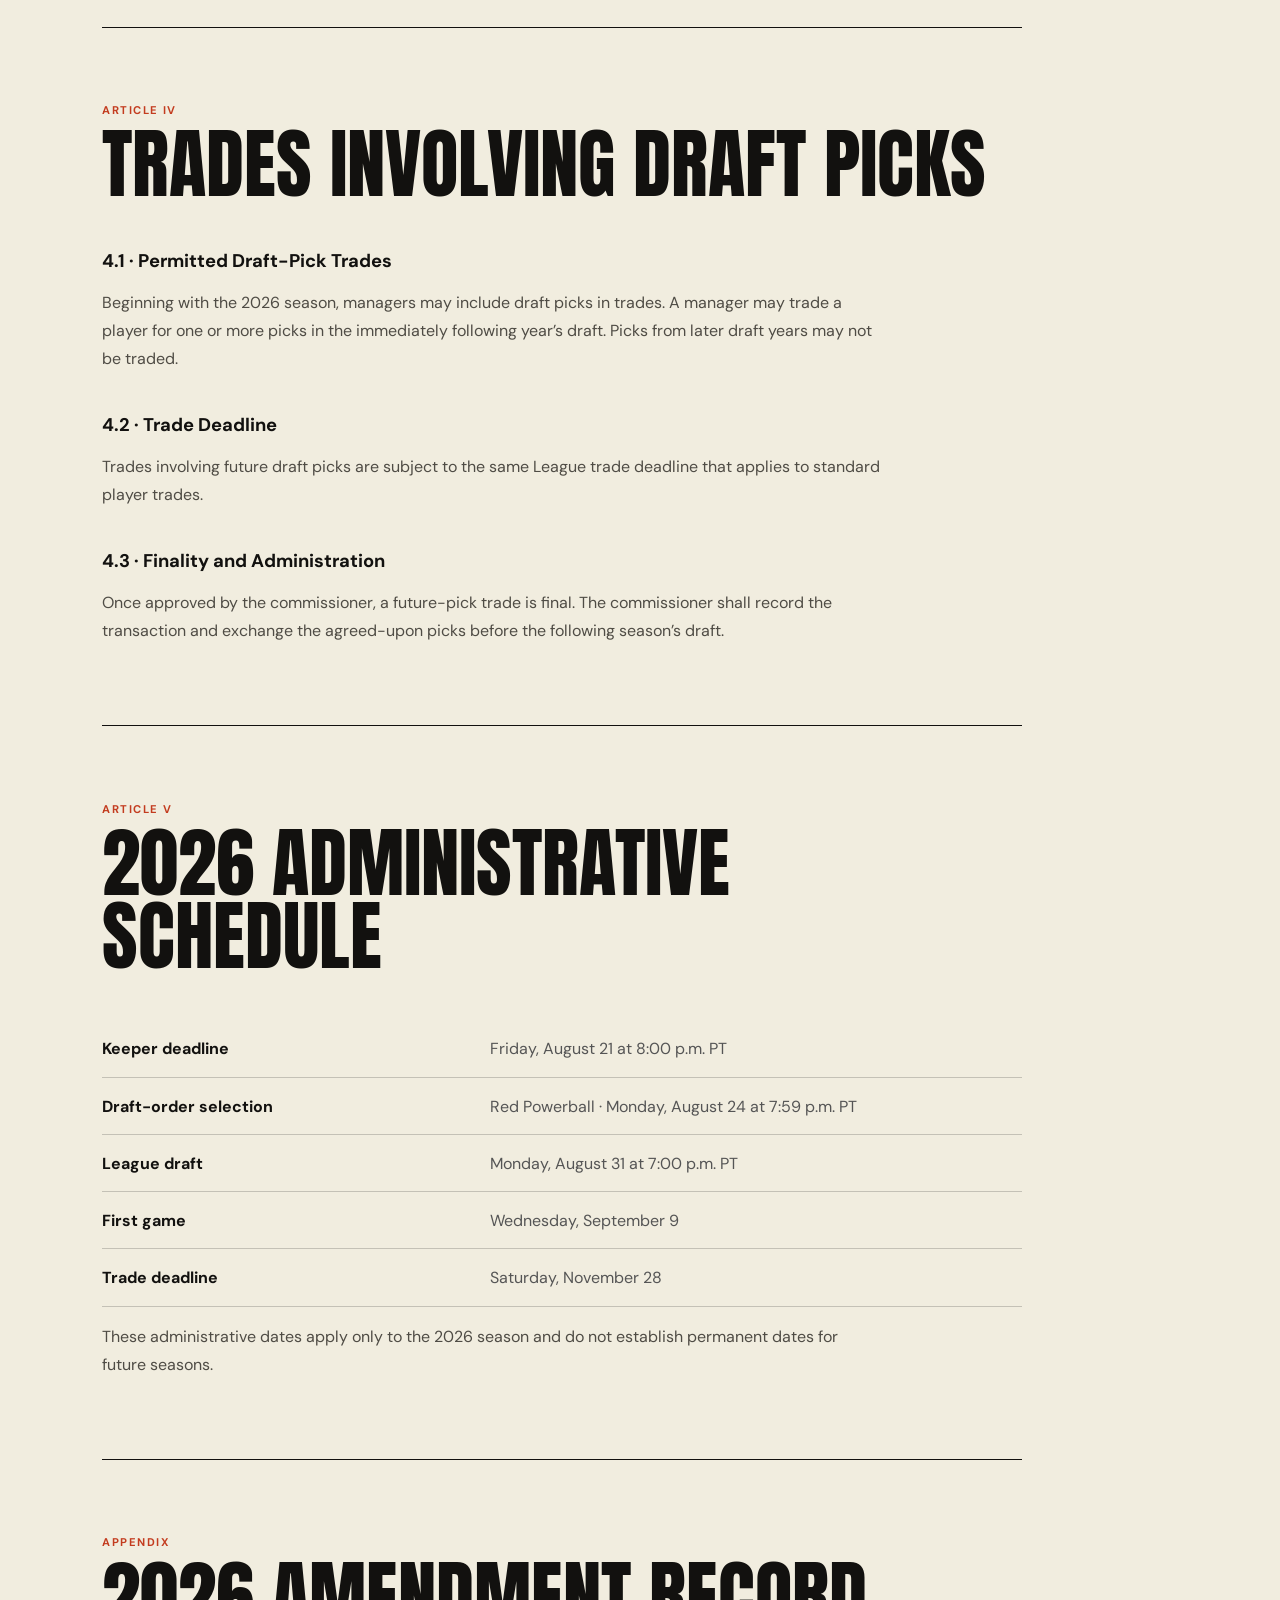
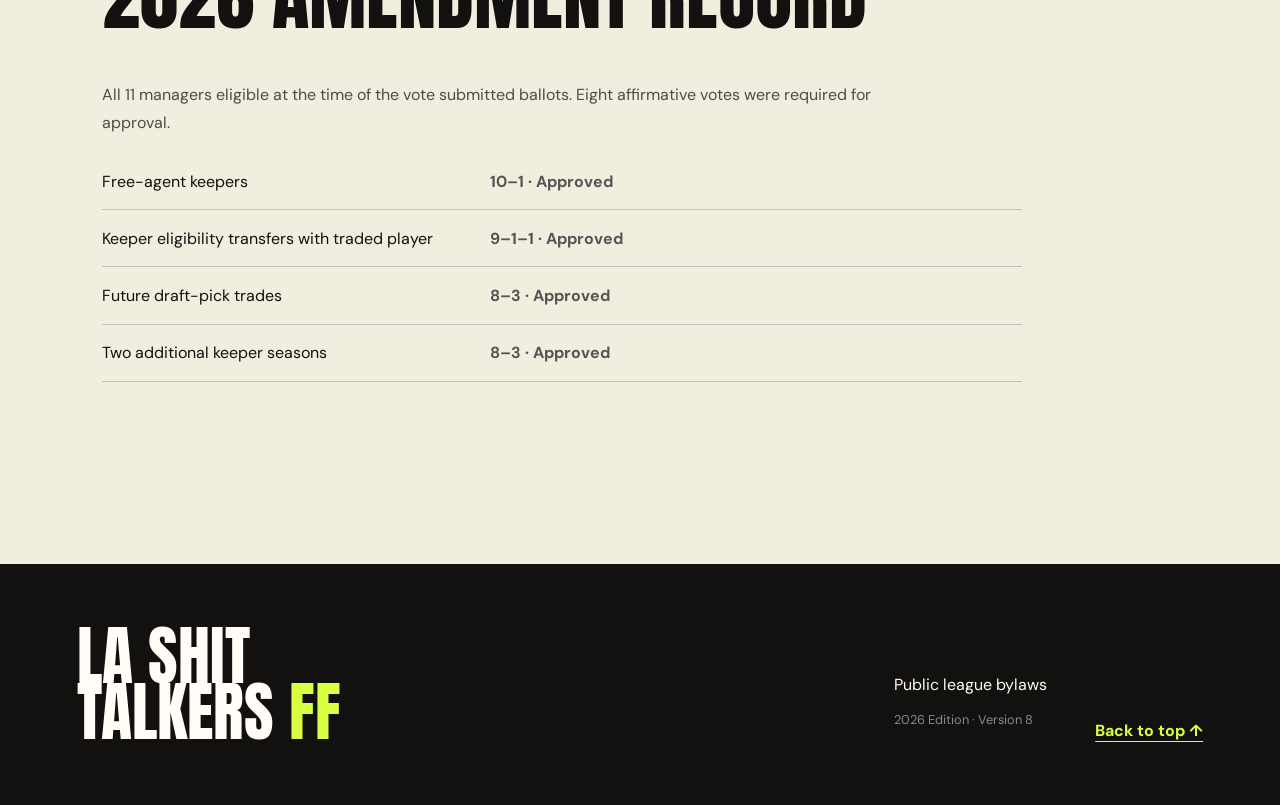
<file: la-shit-talkers-ff v49/bylaws.html>
<!doctype html>
<html lang="en">
<head>
  <meta charset="utf-8">
  <meta name="viewport" content="width=device-width, initial-scale=1">
  <meta name="description" content="Public bylaws for LA Shit Talkers Fantasy Football.">
  <meta name="robots" content="noindex, nofollow">
  <meta name="theme-color" content="#12110f">
  <title>Public Bylaws · LA Shit Talkers FF</title>
  <link rel="icon" type="image/png" href="la-shit-talkers-square-icon-transparent.png">
  <link rel="preconnect" href="https://fonts.googleapis.com">
  <link rel="preconnect" href="https://fonts.gstatic.com" crossorigin>
  <link href="https://fonts.googleapis.com/css2?family=Anton&family=DM+Sans:wght@400;500;600;700&display=swap" rel="stylesheet">
  <link rel="stylesheet" href="styles.css">
  <link rel="stylesheet" href="updates.css?v=49">
</head>
<body class="bylaws-page">
  <a class="skip-link" href="#bylaws">Skip to bylaws</a>
  <header class="site-header">
    <a class="brand" href="index.html" aria-label="LA Shit Talkers FF home"><img class="brand-icon" src="la-shit-talkers-square-icon-transparent.png" alt=""><span>Shit Talkers <b>FF</b></span></a>
    <a class="back-link" href="index.html">← Back to league home</a>
  </header>
  <main id="bylaws" class="bylaws-main">
    <header class="bylaws-hero branded-bylaws-hero">
      <div>
        <p class="eyebrow">League governing document</p>
        <h1>Public<br><em>Bylaws</em></h1>
        <p>2026 Edition · Version 8 · Approved amendments incorporated July 28, 2026</p>
        <div class="privacy-note"><b>Public edition:</b> Personal, financial, prize, and payment information is intentionally excluded.</div>
      </div>
      <img src="la-shit-talkers-light-background.png" alt="LA Shit Talkers Fantasy Football League logo">
    </header>

    <article class="bylaws-content">
      <section>
        <p class="article-number">Article I</p>
        <h2>General Provisions</h2>
        <h3>1.1 · League Name</h3>
        <p>The league shall be known as the LA Shit Talkers Fantasy Football League (the “League”).</p>
        <h3>1.2 · Purpose and Scope</h3>
        <p>These public bylaws establish the League’s rules for keeper eligibility, keeper costs and terms, player and draft-pick trades, and administration of the 2026 draft. Platform settings and other rules not addressed here remain unchanged unless approved by the League.</p>
        <h3>1.3 · Commissioner Administration</h3>
        <p>The commissioner shall administer keeper declarations, confirm keeper eligibility, review trades, maintain future draft-pick records, and apply these bylaws consistently.</p>
      </section>

      <section>
        <p class="article-number">Article III</p>
        <h2>Keeper Rules</h2>
        <h3>3.1 · Optional Keeper</h3>
        <p>Each manager may keep one player from the prior season. Selecting a keeper is optional. A free-agent or waiver-wire keeper counts as the manager’s one permitted keeper.</p>
        <h3>3.2 · Keeper Term and History</h3>
        <p>An eligible player may be kept for up to two additional seasons after the player’s original draft or acquisition season. The original season is not counted as one of the two additional keeper seasons. Prior keeper seasons remain part of the player’s history. Trading, dropping, or reacquiring a player does not reset that history or the keeper-term limit.</p>
        <h3>3.3 · Eligibility of Drafted Players</h3>
        <p>A player originally drafted after the first round is keeper eligible. A drafted player who is not dropped must remain continuously rostered by one or more League teams through the end of the fantasy season.</p>
        <h3>3.4 · Free Agents and Waiver Claims</h3>
        <p>Beginning with the 2027 season, a qualifying player acquired through free agency or the waiver wire may be kept. The player must be acquired on or before the League trade deadline and remain continuously on the acquiring manager’s roster through the end of the fantasy season.</p>
        <h3>3.5 · Trades and Roster Moves</h3>
        <p>Until the League formally votes otherwise, keeper history and remaining keeper term follow the player. Keeper eligibility transfers to the acquiring manager when an eligible player is traded.</p>
        <h3>3.6 · Keeper Cost</h3>
        <p>A player’s first keeper cost matches the round in which that player was drafted the previous year. If the same player is kept again, the cost moves one round earlier. An originally undrafted player begins with a 12th-round keeper cost. A drafted player later acquired through free agency or waivers by a different manager begins with a 12th-round keeper cost; if reacquired by the same manager who dropped the player, the original draft-round cost applies for the first keeper season.</p>
        <div class="privacy-note"><b>Commissioner clarification:</b> The repeat keeper cost moves one round earlier for each additional keeper season. This clarification supersedes conflicting cost language in the source Version 8 document.</div>
        <div class="privacy-note"><b>Interim clarification:</b> The same-manager exception prevents a manager from lowering a player’s keeper cost by dropping and reacquiring that player. It remains in effect until the League formally votes on the issue.</div>
        <h3>3.7 · Required Draft Pick</h3>
        <p>A manager may not select a player as a keeper if the draft pick required for that keeper has already been traded.</p>
        <h3>3.8 · Keeper Declaration</h3>
        <p>Managers must report their keeper by the announced annual deadline. The commissioner will share the keeper list and remove those players from the available draft pool before the draft order is selected.</p>
      </section>

      <section>
        <p class="article-number">Article IV</p>
        <h2>Trades Involving Draft Picks</h2>
        <h3>4.1 · Permitted Draft-Pick Trades</h3>
        <p>Beginning with the 2026 season, managers may include draft picks in trades. A manager may trade a player for one or more picks in the immediately following year’s draft. Picks from later draft years may not be traded.</p>
        <h3>4.2 · Trade Deadline</h3>
        <p>Trades involving future draft picks are subject to the same League trade deadline that applies to standard player trades.</p>
        <h3>4.3 · Finality and Administration</h3>
        <p>Once approved by the commissioner, a future-pick trade is final. The commissioner shall record the transaction and exchange the agreed-upon picks before the following season’s draft.</p>
      </section>

      <section>
        <p class="article-number">Article V</p>
        <h2>2026 Administrative Schedule</h2>
        <div class="schedule-list">
          <p><b>Keeper deadline</b><span>Friday, August 21 at 8:00 p.m. PT</span></p>
          <p><b>Draft-order selection</b><span>Red Powerball · Monday, August 24 at 7:59 p.m. PT</span></p>
          <p><b>League draft</b><span>Monday, August 31 at 7:00 p.m. PT</span></p>
          <p><b>First game</b><span>Wednesday, September 9</span></p>
          <p><b>Trade deadline</b><span>Saturday, November 28</span></p>
        </div>
        <p>These administrative dates apply only to the 2026 season and do not establish permanent dates for future seasons.</p>
      </section>

      <section>
        <p class="article-number">Appendix</p>
        <h2>2026 Amendment Record</h2>
        <p>All 11 managers eligible at the time of the vote submitted ballots. Eight affirmative votes were required for approval.</p>
        <ul class="vote-list">
          <li><span>Free-agent keepers</span><b>10–1 · Approved</b></li>
          <li><span>Keeper eligibility transfers with traded player</span><b>9–1–1 · Approved</b></li>
          <li><span>Future draft-pick trades</span><b>8–3 · Approved</b></li>
          <li><span>Two additional keeper seasons</span><b>8–3 · Approved</b></li>
        </ul>
      </section>
    </article>
  </main>
  <footer><div class="footer-brand">LA SHIT<br>TALKERS <em>FF</em></div><div><p>Public league bylaws</p><p class="muted">2026 Edition · Version 8</p></div><a href="#bylaws">Back to top ↑</a></footer>
</body>
</html>
</file>
<file: la-shit-talkers-ff 6/styles.css>
:root{--ink:#12110f;--paper:#f1eddf;--acid:#d9ff43;--orange:#ff6338;--line:rgba(18,17,15,.2);--white:#fffdf5}*{box-sizing:border-box}html{scroll-behavior:smooth}body{margin:0;background:var(--paper);color:var(--ink);font-family:"DM Sans",sans-serif}.skip-link{position:fixed;left:1rem;top:-4rem;z-index:99;background:var(--acid);color:var(--ink);padding:.8rem 1rem;font-weight:700}.skip-link:focus{top:1rem}a{color:inherit}button{font:inherit}.site-header{height:76px;padding:0 clamp(1.25rem,4vw,4rem);display:flex;align-items:center;justify-content:space-between;border-bottom:1px solid var(--line);position:sticky;top:0;z-index:20;background:rgba(241,237,223,.94);backdrop-filter:blur(12px)}.brand{display:flex;align-items:center;gap:.7rem;font-weight:700;text-decoration:none;text-transform:uppercase;letter-spacing:-.03em}.brand b{color:#e64220}.brand-mark{display:grid;place-items:center;width:38px;height:38px;background:var(--ink);color:var(--acid);font-family:Anton,sans-serif;font-size:1.2rem;transform:rotate(-3deg)}nav{display:flex;gap:1.6rem}nav a{text-decoration:none;text-transform:uppercase;font-size:.75rem;font-weight:700;letter-spacing:.08em}nav a:hover{color:#d03e1c}.menu-button{display:none;border:0;background:none;text-transform:uppercase;font-weight:700}.hero{min-height:690px;padding:clamp(4rem,8vw,8rem) clamp(1.25rem,6vw,6rem);display:grid;grid-template-columns:minmax(0,1.4fr) minmax(280px,.6fr);align-items:end;gap:5vw;position:relative;overflow:hidden}.hero:before{content:"";position:absolute;width:470px;height:470px;border:1px solid rgba(18,17,15,.1);border-radius:50%;top:-130px;right:16%;box-shadow:0 0 0 80px rgba(18,17,15,.025),0 0 0 160px rgba(18,17,15,.02)}.hero-copy,.hero-card{position:relative}.eyebrow{text-transform:uppercase;letter-spacing:.14em;font-size:.72rem;font-weight:700;margin:0 0 1.2rem}.placeholder-inline{color:#9b3720}.hero h1,.section h2{font-family:Anton,sans-serif;text-transform:uppercase;font-weight:400;line-height:.88;letter-spacing:-.025em;margin:0}.hero h1{font-size:clamp(5rem,11vw,10rem)}.hero h1 em{font-style:normal;color:#e94624;-webkit-text-stroke:1px #e94624}.hero-intro{max-width:570px;font-size:clamp(1rem,1.5vw,1.25rem);line-height:1.6;margin:2rem 0}.hero-actions{display:flex;align-items:center;gap:1.6rem;flex-wrap:wrap}.button{display:inline-block;padding:1rem 1.2rem;text-decoration:none;text-transform:uppercase;font-size:.75rem;letter-spacing:.08em;font-weight:700}.button-primary{background:var(--ink);color:var(--white);box-shadow:6px 6px 0 var(--orange);transition:.2s}.button-primary:hover{transform:translate(2px,2px);box-shadow:4px 4px 0 var(--orange)}.text-link{font-weight:700;text-decoration-thickness:1px;text-underline-offset:5px}.hero-card{background:var(--ink);color:var(--white);padding:1.3rem;transform:rotate(2deg);box-shadow:12px 12px 0 var(--acid)}.scoreboard-top{display:flex;justify-content:space-between;color:var(--acid);text-transform:uppercase;letter-spacing:.12em;font-size:.65rem;border-bottom:1px solid rgba(255,255,255,.2);padding-bottom:1rem}.scoreboard-main{padding:2rem 0;display:flex;align-items:center;gap:1rem}.scoreboard-main strong{font-family:Anton;font-size:5.5rem;font-weight:400;line-height:1}.scoreboard-main span{text-transform:uppercase;max-width:90px;font-weight:700}.hero-card>p{margin:0;color:#aaa;font-size:.8rem}.ticker{background:var(--acid);border-block:1px solid var(--ink);overflow:hidden;white-space:nowrap;padding:.8rem 0;font-family:Anton,sans-serif;font-size:1.2rem;letter-spacing:.08em}.ticker div{width:max-content;animation:scroll 24s linear infinite}@keyframes scroll{to{transform:translateX(-50%)}}.section{padding:clamp(5rem,9vw,9rem) clamp(1.25rem,6vw,6rem);scroll-margin-top:76px}.section-heading{max-width:750px;margin-bottom:4rem}.section-heading h2{font-size:clamp(4rem,8vw,7.5rem)}.section-heading>p:last-child,.split-heading>p{font-size:1rem;line-height:1.7;color:#555;max-width:500px}.split-heading{max-width:none;display:grid;grid-template-columns:1.2fr .8fr;align-items:end;gap:3rem}.date-grid{display:grid;grid-template-columns:repeat(4,1fr);border-top:1px solid var(--ink);border-left:1px solid var(--ink)}.date-grid article{padding:1.5rem;min-height:220px;border-right:1px solid var(--ink);border-bottom:1px solid var(--ink);display:flex;flex-direction:column}.card-number{font-family:Anton;font-size:1.5rem;color:#db4d2c}.label,.placeholder-label{text-transform:uppercase;letter-spacing:.1em;font-size:.65rem;font-weight:700}.date-grid h3{font-size:1.25rem;margin:auto 0 .5rem}.date-grid article>p:last-child{font-size:.8rem;color:#666;line-height:1.5}.notice{margin-top:2rem;background:#dfdacb;padding:1.25rem;display:flex;gap:2rem;align-items:baseline}.notice span{font-weight:700;text-transform:uppercase;font-size:.7rem;letter-spacing:.1em;white-space:nowrap}.notice p{margin:0;color:#4c4a45}.dark-section{background:var(--ink);color:var(--white)}.dark-section .eyebrow{color:var(--acid)}.dark-section .split-heading>p{color:#aaa}.rules-list{border-top:1px solid #444}.rules-list details{border-bottom:1px solid #444}.rules-list summary{list-style:none;cursor:pointer;padding:1.6rem 0;display:flex;align-items:center;font-size:clamp(1.4rem,2.5vw,2.4rem);font-weight:600}.rules-list summary::-webkit-details-marker{display:none}.rules-list summary span{font-size:.7rem;color:var(--acid);width:70px}.rules-list summary:after{content:"+";margin-left:auto;color:var(--acid);font-size:2rem;font-weight:400}.rules-list details[open] summary:after{content:"−"}.rules-list details div{padding:0 0 1.5rem 70px;color:#bbb;max-width:760px;line-height:1.6}.table-wrap{overflow-x:auto;border:1px solid var(--ink)}table{width:100%;border-collapse:collapse;min-width:680px}th,td{text-align:left;padding:1.25rem;border-bottom:1px solid var(--line)}th{background:var(--ink);color:var(--white);text-transform:uppercase;letter-spacing:.09em;font-size:.68rem}tbody tr:last-child td{border-bottom:0}.status{display:inline-block;border:1px solid #8e897d;padding:.4rem .6rem;text-transform:uppercase;font-size:.65rem;letter-spacing:.05em;color:#68645c}.trades-section{background:var(--orange)}.empty-state{border:2px dashed var(--ink);padding:clamp(2rem,6vw,5rem);text-align:center;position:relative}.swap-icon{font-size:4rem;line-height:1}.empty-state h3{font-family:Anton;font-size:clamp(2rem,5vw,4rem);font-weight:400;text-transform:uppercase;margin:1rem 0}.empty-state p{max-width:520px;margin:0 auto;line-height:1.6}.placeholder-label{position:absolute;top:1rem;right:1rem;background:var(--ink);color:var(--acid);padding:.45rem}.history-section{background:var(--white)}.trophy-grid{display:grid;grid-template-columns:1fr 1.2fr;border:1px solid var(--ink)}.featured{background:var(--acid);padding:2rem;display:flex;flex-direction:column;min-height:440px}.featured>span,.history-list span{text-transform:uppercase;font-size:.65rem;font-weight:700;letter-spacing:.1em}.trophy{font-size:6rem;margin:auto 0}.featured h3{font-family:Anton;font-size:2.5rem;font-weight:400;text-transform:uppercase;margin:0}.featured p{margin:.3rem 0 0}.history-list article{padding:2rem;border-bottom:1px solid var(--ink)}.history-list article:last-child{border:0}.history-list h3{font-size:1.25rem;margin:.8rem 0 .2rem}.history-list p{margin:0;color:#777}.history-list span{color:#d04424}footer{background:var(--ink);color:var(--white);padding:4rem clamp(1.25rem,6vw,6rem);display:grid;grid-template-columns:1fr auto auto;align-items:end;gap:3rem}.footer-brand{font-family:Anton;font-size:clamp(2.5rem,5vw,5rem);line-height:.88}.footer-brand em{color:var(--acid);font-style:normal}.muted{color:#888;font-size:.8rem}footer a{color:var(--acid);font-weight:700;text-underline-offset:5px}@media(max-width:850px){.menu-button{display:block}.site-header nav{display:none;position:absolute;top:76px;left:0;right:0;background:var(--ink);color:var(--white);padding:1.5rem;flex-direction:column}.site-header nav.open{display:flex}.hero{grid-template-columns:1fr;padding-top:5rem}.hero-card{max-width:440px}.date-grid{grid-template-columns:repeat(2,1fr)}.split-heading{grid-template-columns:1fr}.trophy-grid{grid-template-columns:1fr}footer{grid-template-columns:1fr}}@media(max-width:520px){.brand{font-size:.88rem}.hero{min-height:auto;padding-bottom:5rem}.hero h1{font-size:4.5rem}.hero-actions{align-items:flex-start;flex-direction:column}.date-grid{grid-template-columns:1fr}.notice{align-items:flex-start;flex-direction:column;gap:.5rem}.section-heading{margin-bottom:2.5rem}.rules-list summary span{width:42px}.rules-list details div{padding-left:42px}.featured{min-height:350px}}
@media(prefers-reduced-motion:reduce){html{scroll-behavior:auto}.ticker div{animation:none}.button-primary{transition:none}}
</file>
<file: la-shit-talkers-ff 6/updates.css>
.date-grid {
  grid-template-columns: repeat(5, 1fr);
}

.rules-list details div {
  max-width: 900px;
}

.rules-list details div p {
  margin: 0.25rem 0 1rem;
}

.bylaws-download {
  margin-top: 2rem;
  background: var(--acid);
  color: var(--ink);
}

.standings-block {
  margin-top: 4rem;
}

.draft-party-card {
  display: grid;
  grid-template-columns: minmax(180px, 0.35fr) 1fr;
  margin-top: 4rem;
  border: 1px solid var(--ink);
  background: var(--white);
  box-shadow: 12px 12px 0 var(--orange);
}

.party-label {
  display: flex;
  min-height: 340px;
  padding: 1.5rem;
  background: var(--ink);
  color: var(--white);
  flex-direction: column;
  justify-content: space-between;
  text-transform: uppercase;
}

.party-label span {
  color: var(--acid);
  font-size: 0.68rem;
  font-weight: 700;
  letter-spacing: 0.12em;
}

.party-label b {
  font-family: Anton, sans-serif;
  font-size: clamp(2.5rem, 5vw, 4.5rem);
  font-weight: 400;
  line-height: 0.92;
}

.party-copy {
  padding: clamp(2rem, 5vw, 4rem);
}

.party-copy h3 {
  margin: 0 0 1.5rem;
  font-family: Anton, sans-serif;
  font-size: clamp(2.5rem, 5vw, 4.5rem);
  font-weight: 400;
  line-height: 0.95;
  text-transform: uppercase;
}

.party-copy > p:last-child {
  max-width: 760px;
  margin-bottom: 0;
  color: #555;
  line-height: 1.7;
}

.standings-title {
  display: flex;
  align-items: end;
  justify-content: space-between;
  gap: 2rem;
  margin-bottom: 1.5rem;
}

.standings-title .eyebrow {
  margin: 0;
}

.standings-title h3 {
  margin: 0;
  font-family: Anton, sans-serif;
  font-size: clamp(2.5rem, 5vw, 4.5rem);
  font-weight: 400;
  line-height: 1;
  text-transform: uppercase;
}

.standings-table .podium-row td {
  background: rgba(217, 255, 67, 0.18);
  font-weight: 700;
}

.standings-note {
  max-width: 720px;
  color: #777;
  font-size: 0.8rem;
  line-height: 1.6;
}

.back-link {
  font-size: 0.75rem;
  font-weight: 700;
  letter-spacing: 0.06em;
  text-transform: uppercase;
  text-underline-offset: 5px;
}

.bylaws-main {
  padding: clamp(4rem, 8vw, 8rem) clamp(1.25rem, 8vw, 8rem);
}

.bylaws-hero {
  max-width: 900px;
  margin-bottom: 6rem;
}

.bylaws-hero h1 {
  margin: 0;
  font-family: Anton, sans-serif;
  font-size: clamp(5rem, 12vw, 10rem);
  font-weight: 400;
  letter-spacing: -0.025em;
  line-height: 0.88;
  text-transform: uppercase;
}

.bylaws-hero h1 em {
  color: var(--orange);
  font-style: normal;
}

.bylaws-hero > p:not(.eyebrow) {
  margin: 2rem 0;
  color: #666;
}

.privacy-note {
  margin: 2rem 0;
  padding: 1.25rem;
  border-left: 5px solid var(--orange);
  background: #dfdacb;
  line-height: 1.6;
}

.bylaws-content {
  max-width: 920px;
}

.bylaws-content section {
  padding: 4rem 0;
  border-top: 1px solid var(--ink);
}

.bylaws-content h2 {
  margin: 0 0 3rem;
  font-family: Anton, sans-serif;
  font-size: clamp(2.8rem, 6vw, 5rem);
  font-weight: 400;
  line-height: 0.95;
  text-transform: uppercase;
}

.bylaws-content h3 {
  margin: 2.5rem 0 0.75rem;
  font-size: 1.15rem;
}

.bylaws-content section > p:not(.article-number) {
  max-width: 780px;
  color: #4f4c45;
  line-height: 1.75;
}

.article-number {
  color: #c33c1f;
  font-size: 0.7rem;
  font-weight: 700;
  letter-spacing: 0.13em;
  text-transform: uppercase;
}

.schedule-list p,
.vote-list li {
  display: grid;
  grid-template-columns: minmax(180px, 0.8fr) 1.2fr;
  gap: 2rem;
  margin: 0;
  padding: 1.1rem 0;
  border-bottom: 1px solid var(--line);
}

.schedule-list span {
  color: #555;
}

.vote-list {
  padding: 0;
  list-style: none;
}

.vote-list b {
  color: #555;
}

@media (max-width: 1100px) {
  .date-grid {
    grid-template-columns: repeat(3, 1fr);
  }
}

@media (max-width: 850px) {
  .date-grid {
    grid-template-columns: repeat(2, 1fr);
  }
}

@media (max-width: 520px) {
  .date-grid {
    grid-template-columns: 1fr;
  }

  .standings-title {
    align-items: flex-start;
    flex-direction: column;
  }

  .draft-party-card {
    grid-template-columns: 1fr;
  }

  .party-label {
    min-height: 180px;
  }

  .back-link {
    font-size: 0.65rem;
  }

  .schedule-list p,
  .vote-list li {
    grid-template-columns: 1fr;
    gap: 0.35rem;
  }
}
</file>
<file: la-shit-talkers-ff v49/styles.css>
:root{--ink:#12110f;--paper:#f1eddf;--acid:#d9ff43;--orange:#ff6338;--line:rgba(18,17,15,.2);--white:#fffdf5}*{box-sizing:border-box}html{scroll-behavior:smooth}body{margin:0;background:var(--paper);color:var(--ink);font-family:"DM Sans",sans-serif}.skip-link{position:fixed;left:1rem;top:-4rem;z-index:99;background:var(--acid);color:var(--ink);padding:.8rem 1rem;font-weight:700}.skip-link:focus{top:1rem}a{color:inherit}button{font:inherit}.site-header{height:76px;padding:0 clamp(1.25rem,4vw,4rem);display:flex;align-items:center;justify-content:space-between;border-bottom:1px solid var(--line);position:sticky;top:0;z-index:20;background:rgba(241,237,223,.94);backdrop-filter:blur(12px)}.brand{display:flex;align-items:center;gap:.7rem;font-weight:700;text-decoration:none;text-transform:uppercase;letter-spacing:-.03em}.brand b{color:#e64220}.brand-mark{display:grid;place-items:center;width:38px;height:38px;background:var(--ink);color:var(--acid);font-family:Anton,sans-serif;font-size:1.2rem;transform:rotate(-3deg)}nav{display:flex;gap:1.6rem}nav a{text-decoration:none;text-transform:uppercase;font-size:.75rem;font-weight:700;letter-spacing:.08em}nav a:hover{color:#d03e1c}.menu-button{display:none;border:0;background:none;text-transform:uppercase;font-weight:700}.hero{min-height:690px;padding:clamp(4rem,8vw,8rem) clamp(1.25rem,6vw,6rem);display:grid;grid-template-columns:minmax(0,1.4fr) minmax(280px,.6fr);align-items:end;gap:5vw;position:relative;overflow:hidden}.hero:before{content:"";position:absolute;width:470px;height:470px;border:1px solid rgba(18,17,15,.1);border-radius:50%;top:-130px;right:16%;box-shadow:0 0 0 80px rgba(18,17,15,.025),0 0 0 160px rgba(18,17,15,.02)}.hero-copy,.hero-card{position:relative}.eyebrow{text-transform:uppercase;letter-spacing:.14em;font-size:.72rem;font-weight:700;margin:0 0 1.2rem}.placeholder-inline{color:#9b3720}.hero h1,.section h2{font-family:Anton,sans-serif;text-transform:uppercase;font-weight:400;line-height:.88;letter-spacing:-.025em;margin:0}.hero h1{font-size:clamp(5rem,11vw,10rem)}.hero h1 em{font-style:normal;color:#e94624;-webkit-text-stroke:1px #e94624}.hero-intro{max-width:570px;font-size:clamp(1rem,1.5vw,1.25rem);line-height:1.6;margin:2rem 0}.hero-actions{display:flex;align-items:center;gap:1.6rem;flex-wrap:wrap}.button{display:inline-block;padding:1rem 1.2rem;text-decoration:none;text-transform:uppercase;font-size:.75rem;letter-spacing:.08em;font-weight:700}.button-primary{background:var(--ink);color:var(--white);box-shadow:6px 6px 0 var(--orange);transition:.2s}.button-primary:hover{transform:translate(2px,2px);box-shadow:4px 4px 0 var(--orange)}.text-link{font-weight:700;text-decoration-thickness:1px;text-underline-offset:5px}.hero-card{background:var(--ink);color:var(--white);padding:1.3rem;transform:rotate(2deg);box-shadow:12px 12px 0 var(--acid)}.scoreboard-top{display:flex;justify-content:space-between;color:var(--acid);text-transform:uppercase;letter-spacing:.12em;font-size:.65rem;border-bottom:1px solid rgba(255,255,255,.2);padding-bottom:1rem}.scoreboard-main{padding:2rem 0;display:flex;align-items:center;gap:1rem}.scoreboard-main strong{font-family:Anton;font-size:5.5rem;font-weight:400;line-height:1}.scoreboard-main span{text-transform:uppercase;max-width:90px;font-weight:700}.hero-card>p{margin:0;color:#aaa;font-size:.8rem}.ticker{background:var(--acid);border-block:1px solid var(--ink);overflow:hidden;white-space:nowrap;padding:.8rem 0;font-family:Anton,sans-serif;font-size:1.2rem;letter-spacing:.08em}.ticker div{width:max-content;animation:scroll 24s linear infinite}@keyframes scroll{to{transform:translateX(-50%)}}.section{padding:clamp(5rem,9vw,9rem) clamp(1.25rem,6vw,6rem);scroll-margin-top:76px}.section-heading{max-width:750px;margin-bottom:4rem}.section-heading h2{font-size:clamp(4rem,8vw,7.5rem)}.section-heading>p:last-child,.split-heading>p{font-size:1rem;line-height:1.7;color:#555;max-width:500px}.split-heading{max-width:none;display:grid;grid-template-columns:1.2fr .8fr;align-items:end;gap:3rem}.date-grid{display:grid;grid-template-columns:repeat(4,1fr);border-top:1px solid var(--ink);border-left:1px solid var(--ink)}.date-grid article{padding:1.5rem;min-height:220px;border-right:1px solid var(--ink);border-bottom:1px solid var(--ink);display:flex;flex-direction:column}.card-number{font-family:Anton;font-size:1.5rem;color:#db4d2c}.label,.placeholder-label{text-transform:uppercase;letter-spacing:.1em;font-size:.65rem;font-weight:700}.date-grid h3{font-size:1.25rem;margin:auto 0 .5rem}.date-grid article>p:last-child{font-size:.8rem;color:#666;line-height:1.5}.notice{margin-top:2rem;background:#dfdacb;padding:1.25rem;display:flex;gap:2rem;align-items:baseline}.notice span{font-weight:700;text-transform:uppercase;font-size:.7rem;letter-spacing:.1em;white-space:nowrap}.notice p{margin:0;color:#4c4a45}.dark-section{background:var(--ink);color:var(--white)}.dark-section .eyebrow{color:var(--acid)}.dark-section .split-heading>p{color:#aaa}.rules-list{border-top:1px solid #444}.rules-list details{border-bottom:1px solid #444}.rules-list summary{list-style:none;cursor:pointer;padding:1.6rem 0;display:flex;align-items:center;font-size:clamp(1.4rem,2.5vw,2.4rem);font-weight:600}.rules-list summary::-webkit-details-marker{display:none}.rules-list summary span{font-size:.7rem;color:var(--acid);width:70px}.rules-list summary:after{content:"+";margin-left:auto;color:var(--acid);font-size:2rem;font-weight:400}.rules-list details[open] summary:after{content:"−"}.rules-list details div{padding:0 0 1.5rem 70px;color:#bbb;max-width:760px;line-height:1.6}.table-wrap{overflow-x:auto;border:1px solid var(--ink)}table{width:100%;border-collapse:collapse;min-width:680px}th,td{text-align:left;padding:1.25rem;border-bottom:1px solid var(--line)}th{background:var(--ink);color:var(--white);text-transform:uppercase;letter-spacing:.09em;font-size:.68rem}tbody tr:last-child td{border-bottom:0}.status{display:inline-block;border:1px solid #8e897d;padding:.4rem .6rem;text-transform:uppercase;font-size:.65rem;letter-spacing:.05em;color:#68645c}.trades-section{background:var(--orange)}.empty-state{border:2px dashed var(--ink);padding:clamp(2rem,6vw,5rem);text-align:center;position:relative}.swap-icon{font-size:4rem;line-height:1}.empty-state h3{font-family:Anton;font-size:clamp(2rem,5vw,4rem);font-weight:400;text-transform:uppercase;margin:1rem 0}.empty-state p{max-width:520px;margin:0 auto;line-height:1.6}.placeholder-label{position:absolute;top:1rem;right:1rem;background:var(--ink);color:var(--acid);padding:.45rem}.history-section{background:var(--white)}.trophy-grid{display:grid;grid-template-columns:1fr 1.2fr;border:1px solid var(--ink)}.featured{background:var(--acid);padding:2rem;display:flex;flex-direction:column;min-height:440px}.featured>span,.history-list span{text-transform:uppercase;font-size:.65rem;font-weight:700;letter-spacing:.1em}.trophy{font-size:6rem;margin:auto 0}.featured h3{font-family:Anton;font-size:2.5rem;font-weight:400;text-transform:uppercase;margin:0}.featured p{margin:.3rem 0 0}.history-list article{padding:2rem;border-bottom:1px solid var(--ink)}.history-list article:last-child{border:0}.history-list h3{font-size:1.25rem;margin:.8rem 0 .2rem}.history-list p{margin:0;color:#777}.history-list span{color:#d04424}footer{background:var(--ink);color:var(--white);padding:4rem clamp(1.25rem,6vw,6rem);display:grid;grid-template-columns:1fr auto auto;align-items:end;gap:3rem}.footer-brand{font-family:Anton;font-size:clamp(2.5rem,5vw,5rem);line-height:.88}.footer-brand em{color:var(--acid);font-style:normal}.muted{color:#888;font-size:.8rem}footer a{color:var(--acid);font-weight:700;text-underline-offset:5px}@media(max-width:850px){.menu-button{display:block}.site-header nav{display:none;position:absolute;top:76px;left:0;right:0;background:var(--ink);color:var(--white);padding:1.5rem;flex-direction:column}.site-header nav.open{display:flex}.hero{grid-template-columns:1fr;padding-top:5rem}.hero-card{max-width:440px}.date-grid{grid-template-columns:repeat(2,1fr)}.split-heading{grid-template-columns:1fr}.trophy-grid{grid-template-columns:1fr}footer{grid-template-columns:1fr}}@media(max-width:520px){.brand{font-size:.88rem}.hero{min-height:auto;padding-bottom:5rem}.hero h1{font-size:4.5rem}.hero-actions{align-items:flex-start;flex-direction:column}.date-grid{grid-template-columns:1fr}.notice{align-items:flex-start;flex-direction:column;gap:.5rem}.section-heading{margin-bottom:2.5rem}.rules-list summary span{width:42px}.rules-list details div{padding-left:42px}.featured{min-height:350px}}
@media(prefers-reduced-motion:reduce){html{scroll-behavior:auto}.ticker div{animation:none}.button-primary{transition:none}}
</file>
<file: la-shit-talkers-ff v49/updates.css>
.date-grid {
  grid-template-columns: repeat(3, 1fr);
}

.hero-update {
  display: grid;
  max-width: 570px;
  margin: 0 0 1.6rem;
  padding: 0.9rem 1rem;
  border-left: 5px solid var(--acid);
  background: var(--ink);
  color: var(--white);
  text-decoration: none;
  box-shadow: 6px 6px 0 rgba(255, 99, 56, 0.9);
}

.hero-update span {
  color: var(--acid);
  font-size: 0.62rem;
  font-weight: 700;
  letter-spacing: 0.11em;
  text-transform: uppercase;
}

.hero-update strong {
  margin-top: 0.22rem;
  font-size: 1rem;
}

.hero-update small {
  margin-top: 0.2rem;
  color: #c9c4b9;
  font-size: 0.72rem;
}

.hero-update:hover,
.hero-update:focus-visible {
  transform: translate(2px, 2px);
  box-shadow: 4px 4px 0 rgba(255, 99, 56, 0.9);
}

.rules-list details div {
  max-width: 900px;
}

.rules-list details div p {
  margin: 0.25rem 0 1rem;
}

.bylaws-download {
  margin-top: 2rem;
  background: var(--acid);
  color: var(--ink);
}

.yahoo-settings-note {
  display: flex;
  align-items: center;
  justify-content: space-between;
  gap: 2rem;
  margin-top: 2rem;
  padding: 1.5rem;
  border: 1px solid #444;
}

.yahoo-settings-note .eyebrow {
  margin-bottom: 0.5rem;
}

.yahoo-settings-note h3 {
  margin: 0;
  font-size: 1.25rem;
}

.yahoo-settings-note p:last-child {
  max-width: 650px;
  margin: 0.65rem 0 0;
  color: #bbb;
  font-size: 0.85rem;
  line-height: 1.6;
}

.yahoo-settings-link {
  flex: 0 0 auto;
  border: 1px solid var(--acid);
  color: var(--acid);
}

.yahoo-settings-link:hover,
.yahoo-settings-link:focus-visible {
  background: var(--acid);
  color: var(--ink);
}

@media (max-width: 720px) {
  .yahoo-settings-note {
    align-items: flex-start;
    flex-direction: column;
  }
}

.standings-block {
  margin-top: 4rem;
}

.brand-icon {
  width: 42px;
  height: 42px;
  border-radius: 10px;
  object-fit: cover;
}

.ticker .ticker-track {
  display: flex;
  width: max-content;
  will-change: transform;
}

.ticker-sequence {
  display: block;
  flex: none;
  padding-right: 1.5rem;
}

.hero-side {
  position: relative;
  display: grid;
  justify-items: center;
  gap: 1.5rem;
}

.hero-crest {
  width: min(100%, 390px);
  filter: drop-shadow(0 16px 24px rgba(18, 17, 15, 0.22));
}

.hero-side .hero-card {
  width: min(100%, 390px);
}

.league-banner {
  padding: clamp(1.25rem, 3vw, 3rem);
  background: #090b0c;
}

.league-banner img {
  display: block;
  width: 100%;
  max-width: 1490px;
  margin: 0 auto;
  border-radius: 14px;
}

.branded-bylaws-hero {
  display: grid;
  max-width: 1100px;
  grid-template-columns: minmax(0, 1fr) minmax(240px, 0.55fr);
  align-items: center;
  gap: clamp(2rem, 6vw, 6rem);
}

.branded-bylaws-hero > img {
  width: 100%;
  max-width: 390px;
  justify-self: end;
  box-shadow: 10px 10px 0 var(--orange);
}

.champion-logo {
  display: block;
  width: 100%;
  max-width: 420px;
  margin: auto;
  border: 1px solid rgba(18, 17, 15, 0.3);
  object-fit: contain;
}

.trophy-grid .featured {
  position: relative;
  overflow: hidden;
  border: 1px solid #bf9139;
  background: #0b0d0f;
  color: #f4ead2;
  box-shadow: inset 0 0 60px rgba(191, 145, 57, 0.12);
}

.trophy-grid .featured::before {
  position: absolute;
  inset: 12px;
  border: 1px solid rgba(191, 145, 57, 0.45);
  content: "";
  pointer-events: none;
}

.trophy-grid .featured > span {
  position: relative;
  color: #d5a84d;
}

.trophy-grid .featured .champion-logo {
  position: relative;
  border: 0;
  filter: drop-shadow(0 0 24px rgba(213, 168, 77, 0.2));
}

.trophy-grid .featured h3,
.trophy-grid .featured p,
.champion-years {
  position: relative;
}

.trophy-grid .featured p {
  color: #d5a84d;
  font-size: 0.72rem;
  font-weight: 700;
  letter-spacing: 0.12em;
  text-transform: uppercase;
}

.champion-years {
  display: grid;
  grid-template-columns: repeat(3, 1fr);
  gap: 0.5rem;
  margin-top: 1.5rem;
}

.champion-years span {
  padding: 0.65rem 0.5rem;
  border: 1px solid #bf9139;
  color: #f4ead2;
  font-family: Anton, sans-serif;
  font-size: 1.1rem;
  font-weight: 400;
  letter-spacing: 0.08em;
  text-align: center;
}

.keeper-history {
  border: 1px solid var(--ink);
  background: var(--white);
}

.current-keepers {
  display: grid;
  grid-template-columns: 0.8fr 1.2fr;
  gap: clamp(2rem, 5vw, 5rem);
  margin-bottom: 1.5rem;
  padding: clamp(1.5rem, 4vw, 2.5rem);
  border: 1px solid var(--ink);
  background: var(--ink);
  color: var(--white);
}

.current-keepers h3 {
  margin: 0;
  font-family: Anton, sans-serif;
  font-size: clamp(2.2rem, 4vw, 3.8rem);
  font-weight: 400;
  line-height: 0.98;
  text-transform: uppercase;
}

.current-keepers .eyebrow,
.keeper-lock-status span {
  color: var(--acid);
}

.keeper-lock-status {
  padding: 1.25rem;
  border: 1px solid rgba(217, 255, 67, 0.55);
}

.keeper-lock-status span {
  display: block;
  font-size: 0.65rem;
  font-weight: 700;
  letter-spacing: 0.1em;
  text-transform: uppercase;
}

.keeper-lock-status b {
  display: block;
  margin: 0.4rem 0 0.7rem;
}

.keeper-lock-status p {
  margin: 0;
  color: #bbb;
  font-size: 0.82rem;
  line-height: 1.6;
}

.keeper-history > summary {
  display: flex;
  align-items: center;
  justify-content: space-between;
  gap: 1.5rem;
  padding: 1.25rem 1.5rem;
  cursor: pointer;
  list-style: none;
}

.keeper-history > summary::-webkit-details-marker {
  display: none;
}

.keeper-history > summary > span:first-child {
  display: flex;
  flex-direction: column;
  gap: 0.2rem;
}

.keeper-history > summary b {
  font-size: 1.1rem;
}

.keeper-history > summary small {
  color: #777;
}

.keeper-history[open] .expand-label {
  font-size: 0;
}

.keeper-history[open] .expand-label::before {
  content: "Hide ";
  font-size: 0.68rem;
}

.keeper-history[open] .expand-label::after {
  content: "−";
  font-size: 1rem;
}

.keeper-table-wrap {
  border-right: 0;
  border-left: 0;
}

.keeper-table th,
.keeper-table td {
  padding: 0.72rem 0.85rem;
}

.keeper-table td {
  font-size: 0.84rem;
}

.keeper-table td small {
  color: #777;
  font-size: 0.72rem;
  white-space: nowrap;
}


.current-keeper-table-wrap {
  margin-bottom: 1.5rem;
  border: 1px solid var(--ink);
}

.current-keeper-table .no-keeper-row td {
  background: #e2ded2;
  color: #5f5a50;
}

.keeper-history .keeper-note {
  margin: 0;
  border-top: 1px solid var(--ink);
}

.draft-party-card {
  display: grid;
  grid-template-columns: minmax(180px, 0.35fr) 1fr;
  margin-top: 4rem;
  border: 1px solid var(--ink);
  background: var(--white);
  box-shadow: 12px 12px 0 var(--orange);
}

.calendar-link {
  display: inline-block;
  margin-top: 1rem;
  color: #b7371c;
  font-size: 0.7rem;
  font-weight: 700;
  letter-spacing: 0.07em;
  text-transform: uppercase;
  text-underline-offset: 4px;
}

.calendar-live-link {
  align-self: flex-start;
  margin-top: 0.8rem;
  color: #b7371c;
}

.calendar-complete {
  align-self: flex-start;
  margin-top: 0.8rem;
  color: var(--acid);
  font-size: 0.7rem;
  font-weight: 700;
  letter-spacing: 0.07em;
  text-transform: uppercase;
}

.date-grid article.date-complete {
  background: #252521;
  color: var(--white);
}

.date-grid article.date-complete .card-number,
.date-grid article.date-complete .label {
  color: var(--acid);
}

.date-grid article.date-complete > p:not(.label) {
  color: #ccc7bb;
}

.date-grid article > p:not(.label) {
  color: #666;
  font-size: 0.8rem;
  line-height: 1.5;
}

.commissioner-desk {
  display: grid;
  grid-template-columns: 0.7fr 1.3fr;
  gap: clamp(2rem, 5vw, 5rem);
  margin-top: 4rem;
  padding: clamp(2rem, 4vw, 3rem);
  border: 1px solid var(--ink);
  background: var(--white);
}

.commissioner-desk h3,
.record-book-heading h3 {
  margin: 0;
  font-family: Anton, sans-serif;
  font-size: clamp(2.4rem, 4vw, 4rem);
  font-weight: 400;
  line-height: 0.98;
  text-transform: uppercase;
}

.commissioner-desk ol {
  margin: 0;
  padding: 0;
  list-style: none;
}

.commissioner-desk li {
  display: grid;
  grid-template-columns: 42px 1fr;
  gap: 0.75rem;
  padding: 0.8rem 0;
  border-bottom: 1px solid var(--line);
}

.commissioner-desk li:last-child {
  border-bottom: 0;
}

.commissioner-desk li > span {
  color: var(--orange);
  font-family: Anton, sans-serif;
  font-size: 1.3rem;
}

.commissioner-desk li p {
  margin: 0;
  color: #666;
  font-size: 0.82rem;
  line-height: 1.5;
}

.commissioner-desk li b {
  display: block;
  color: var(--ink);
  font-size: 0.9rem;
}

.commissioner-desk li a,
.lottery-status a {
  color: #b7371c;
  font-weight: 700;
  text-underline-offset: 3px;
}

.draft-order-section {
  background: #0b0d0f;
  color: var(--white);
}

.draft-order-section .eyebrow {
  color: #d5a84d;
}

.lottery-status {
  padding: 1.25rem;
  border: 1px solid #bf9139;
}

.lottery-status span {
  display: block;
  color: #d5a84d;
  font-size: 0.65rem;
  font-weight: 700;
  letter-spacing: 0.1em;
  text-transform: uppercase;
}

.lottery-status b {
  display: block;
  margin: 0.4rem 0;
  font-size: 1.1rem;
}

.lottery-status p,
.draft-order-intro {
  color: #aaa;
  line-height: 1.6;
}

.lottery-status p {
  margin: 0;
  font-size: 0.76rem;
}

.lottery-status a {
  display: inline-block;
  margin-top: 0.75rem;
  color: #d5a84d;
  font-size: 0.72rem;
  letter-spacing: 0.06em;
  text-transform: uppercase;
}

.draft-order-intro {
  max-width: 760px;
  margin: -2rem 0 2.5rem;
}

.powerball-grid {
  display: grid;
  grid-template-columns: repeat(4, 1fr);
  border-top: 1px solid #444;
  border-left: 1px solid #444;
}

.powerball-grid article {
  min-height: 140px;
  padding: 1.25rem;
  border-right: 1px solid #444;
  border-bottom: 1px solid #444;
}

.powerball-grid span {
  color: #d5a84d;
  font-family: Anton, sans-serif;
  font-size: 2.2rem;
}

.powerball-grid h3 {
  margin: 1.5rem 0 0;
  font-size: 0.9rem;
  line-height: 1.35;
}

.record-book {
  margin-top: 4rem;
  padding: clamp(2rem, 4vw, 3rem);
  border: 1px solid var(--ink);
  background: var(--paper);
}

.record-book-heading {
  margin-bottom: 2rem;
}

.record-grid {
  display: grid;
  grid-template-columns: repeat(4, 1fr);
  border-top: 1px solid var(--ink);
  border-left: 1px solid var(--ink);
}

.record-grid article {
  padding: 1.25rem;
  border-right: 1px solid var(--ink);
  border-bottom: 1px solid var(--ink);
}

.record-grid span {
  display: block;
  min-height: 32px;
  font-size: 0.65rem;
  font-weight: 700;
  letter-spacing: 0.08em;
  text-transform: uppercase;
}

.record-grid strong {
  display: block;
  margin: 1.5rem 0;
  color: var(--orange);
  font-family: Anton, sans-serif;
  font-size: clamp(2.2rem, 4vw, 4rem);
  font-weight: 400;
  line-height: 1;
}

.record-grid h4 {
  margin: 0;
  font-size: 0.9rem;
}

.record-grid p {
  margin: 0.25rem 0 0;
  color: #777;
  font-size: 0.72rem;
}

#draft-party {
  scroll-margin-top: 100px;
}

.party-label {
  display: flex;
  min-height: 340px;
  padding: 1.5rem;
  background: var(--ink);
  color: var(--white);
  flex-direction: column;
  justify-content: space-between;
  text-transform: uppercase;
}

.party-label span {
  color: var(--acid);
  font-size: 0.68rem;
  font-weight: 700;
  letter-spacing: 0.12em;
}

.party-label b {
  font-family: Anton, sans-serif;
  font-size: clamp(2.5rem, 5vw, 4.5rem);
  font-weight: 400;
  line-height: 0.92;
}

.party-copy {
  padding: clamp(2rem, 5vw, 4rem);
}

.party-copy h3 {
  margin: 0 0 1.5rem;
  font-family: Anton, sans-serif;
  font-size: clamp(2.5rem, 5vw, 4.5rem);
  font-weight: 400;
  line-height: 0.95;
  text-transform: uppercase;
}

.party-copy > p:last-child {
  max-width: 760px;
  margin-bottom: 0;
  color: #555;
  line-height: 1.7;
}

.standings-title {
  display: flex;
  align-items: end;
  justify-content: space-between;
  gap: 2rem;
  margin-bottom: 1.5rem;
}

.season-standings {
  padding: 0;
  border: 1px solid var(--ink);
  background: var(--white);
}

.season-standings + .season-standings {
  margin-top: 1.5rem;
}

.season-standings .standings-title {
  margin: 0;
  padding: 1.5rem;
  cursor: pointer;
  list-style: none;
}

.season-standings .standings-title::-webkit-details-marker {
  display: none;
}

.season-standings .table-wrap {
  border-right: 0;
  border-left: 0;
}

.season-standings .standings-note {
  padding: 0 1.5rem 1.5rem;
}

.expand-label {
  display: inline-flex;
  align-items: center;
  gap: 0.5rem;
  padding: 0.65rem 0.8rem;
  border: 1px solid var(--ink);
  font-size: 0.68rem;
  font-weight: 700;
  letter-spacing: 0.07em;
  text-transform: uppercase;
  white-space: nowrap;
}

.expand-label::after {
  content: "+";
  font-size: 1rem;
}

.season-standings[open] .expand-label::before {
  content: "Hide ";
}

.season-standings[open] .expand-label {
  font-size: 0;
}

.season-standings[open] .expand-label::before,
.season-standings[open] .expand-label::after {
  font-size: 0.68rem;
}

.season-standings[open] .expand-label::after {
  content: "−";
  font-size: 1rem;
}

.standings-title .eyebrow {
  margin: 0;
}

.standings-title h3 {
  margin: 0;
  font-family: Anton, sans-serif;
  font-size: clamp(2.5rem, 5vw, 4.5rem);
  font-weight: 400;
  line-height: 1;
  text-transform: uppercase;
}

.standings-table .podium-row td {
  background: rgba(217, 255, 67, 0.18);
  font-weight: 700;
}

.standings-note {
  max-width: 720px;
  color: #777;
  font-size: 0.8rem;
  line-height: 1.6;
}

.back-link {
  font-size: 0.75rem;
  font-weight: 700;
  letter-spacing: 0.06em;
  text-transform: uppercase;
  text-underline-offset: 5px;
}

.bylaws-main {
  padding: clamp(4rem, 8vw, 8rem) clamp(1.25rem, 8vw, 8rem);
}

.bylaws-hero {
  max-width: 900px;
  margin-bottom: 6rem;
}

.bylaws-hero h1 {
  margin: 0;
  font-family: Anton, sans-serif;
  font-size: clamp(5rem, 12vw, 10rem);
  font-weight: 400;
  letter-spacing: -0.025em;
  line-height: 0.88;
  text-transform: uppercase;
}

.bylaws-hero h1 em {
  color: var(--orange);
  font-style: normal;
}

.bylaws-hero > p:not(.eyebrow) {
  margin: 2rem 0;
  color: #666;
}

.privacy-note {
  margin: 2rem 0;
  padding: 1.25rem;
  border-left: 5px solid var(--orange);
  background: #dfdacb;
  line-height: 1.6;
}

.bylaws-content {
  max-width: 920px;
}

.bylaws-content section {
  padding: 4rem 0;
  border-top: 1px solid var(--ink);
}

.bylaws-content h2 {
  margin: 0 0 3rem;
  font-family: Anton, sans-serif;
  font-size: clamp(2.8rem, 6vw, 5rem);
  font-weight: 400;
  line-height: 0.95;
  text-transform: uppercase;
}

.bylaws-content h3 {
  margin: 2.5rem 0 0.75rem;
  font-size: 1.15rem;
}

.bylaws-content section > p:not(.article-number) {
  max-width: 780px;
  color: #4f4c45;
  line-height: 1.75;
}

.article-number {
  color: #c33c1f;
  font-size: 0.7rem;
  font-weight: 700;
  letter-spacing: 0.13em;
  text-transform: uppercase;
}

.schedule-list p,
.vote-list li {
  display: grid;
  grid-template-columns: minmax(180px, 0.8fr) 1.2fr;
  gap: 2rem;
  margin: 0;
  padding: 1.1rem 0;
  border-bottom: 1px solid var(--line);
}

.schedule-list span {
  color: #555;
}

.vote-list {
  padding: 0;
  list-style: none;
}

.vote-list b {
  color: #555;
}

@media (max-width: 1100px) {
  .date-grid {
    grid-template-columns: repeat(3, 1fr);
  }

  .powerball-grid,
  .record-grid {
    grid-template-columns: repeat(3, 1fr);
  }
}

@media (max-width: 850px) {
  .date-grid {
    grid-template-columns: repeat(2, 1fr);
  }
}

@media (max-width: 720px) {
  .branded-bylaws-hero {
    grid-template-columns: 1fr;
  }

  .branded-bylaws-hero > img {
    max-width: 300px;
    justify-self: start;
  }

  .keeper-table-wrap {
    overflow: visible;
    border-bottom: 0;
  }

  .keeper-table {
    min-width: 0;
  }

  .keeper-table thead {
    display: none;
  }

  .keeper-table tbody,
  .keeper-table tr,
  .keeper-table td {
    display: block;
  }

  .keeper-table tr {
    display: grid;
    grid-template-columns: repeat(3, 1fr);
    padding: 0.8rem;
    border-bottom: 1px solid var(--line);
  }

  .keeper-table tr:last-child {
    border-bottom: 0;
  }

  .keeper-table td {
    padding: 0.3rem 0.45rem;
    border: 0;
  }

  .keeper-table td:nth-child(1),
  .keeper-table td:nth-child(2) {
    grid-column: 1 / -1;
  }

  .keeper-table td:nth-child(1) {
    font-weight: 700;
  }

  .keeper-table td:nth-child(2) {
    margin-bottom: 0.3rem;
    color: #b7371c;
    font-size: 1rem;
  }

  .keeper-table td::before {
    display: block;
    margin-bottom: 0.12rem;
    color: #777;
    font-size: 0.56rem;
    font-weight: 700;
    letter-spacing: 0.06em;
    text-transform: uppercase;
  }

  .keeper-table td:nth-child(1)::before { content: "Team"; }
  .keeper-table td:nth-child(2)::before { content: "2025 keeper"; }
  .keeper-table td:nth-child(3)::before { content: "Position"; }
  .keeper-table td:nth-child(4)::before { content: "2025 cost"; }
  .keeper-table td:nth-child(5)::before { content: "Repeat cost"; }

  .current-keeper-table tr {
    grid-template-columns: repeat(2, 1fr);
  }

  .current-keeper-table td:nth-child(2)::before { content: "2026 keeper"; }
  .current-keeper-table td:nth-child(3)::before { content: "2026 cost"; }
  .current-keeper-table td:nth-child(4)::before { content: "Keeper status"; }

  .commissioner-desk {
    grid-template-columns: 1fr;
  }

  .current-keepers {
    grid-template-columns: 1fr;
  }

  .powerball-grid,
  .record-grid {
    grid-template-columns: repeat(2, 1fr);
  }

  .season-standings .table-wrap {
    overflow: visible;
  }

  .standings-table {
    min-width: 0;
  }

  .standings-table thead {
    display: none;
  }

  .standings-table tbody,
  .standings-table tr,
  .standings-table td {
    display: block;
  }

  .standings-table tr {
    display: grid;
    grid-template-columns: 1fr 1fr;
    padding: 0.8rem;
    border-bottom: 1px solid var(--line);
  }

  .standings-table tr:last-child {
    border-bottom: 0;
  }

  .standings-table td {
    padding: 0.35rem 0.45rem;
    border: 0;
    font-size: 0.84rem;
  }

  .standings-table td:nth-child(2) {
    grid-row: 1;
    grid-column: 1 / -1;
    color: #b7371c;
    font-size: 1rem;
    font-weight: 700;
  }

  .standings-table td:nth-child(1) { grid-row: 2; grid-column: 1; }
  .standings-table td:nth-child(3) { grid-row: 2; grid-column: 2; }
  .standings-table td:nth-child(4) { grid-row: 3; grid-column: 1; }
  .standings-table td:nth-child(5) { grid-row: 3; grid-column: 2; }

  .standings-table td::before {
    display: block;
    margin-bottom: 0.12rem;
    color: #777;
    font-size: 0.56rem;
    font-weight: 700;
    letter-spacing: 0.06em;
    text-transform: uppercase;
  }

  .standings-table td:nth-child(1)::before { content: "Rank"; }
  .standings-table td:nth-child(2)::before { content: "Team"; }
  .standings-table td:nth-child(3)::before { content: "Record"; }
  .standings-table td:nth-child(4)::before { content: "Points for"; }
  .standings-table td:nth-child(5)::before { content: "Points against"; }
}

@media (max-width: 520px) {
  .date-grid {
    grid-template-columns: 1fr;
  }

  .standings-title {
    align-items: flex-start;
    flex-direction: column;
  }

  .draft-party-card {
    grid-template-columns: 1fr;
  }

  .party-label {
    min-height: 180px;
  }

  .back-link {
    font-size: 0.65rem;
  }

  .schedule-list p,
  .vote-list li {
    grid-template-columns: 1fr;
    gap: 0.35rem;
  }

  .hero-crest {
    max-width: 260px;
  }

  .league-banner img {
    height: 110px;
    object-fit: cover;
    object-position: center;
  }

  .keeper-history > summary {
    align-items: flex-start;
    flex-direction: column;
  }

  .powerball-grid article {
    min-height: 120px;
    padding: 1rem;
  }

  .powerball-grid h3 {
    margin-top: 1rem;
    font-size: 0.78rem;
  }

  .record-grid {
    grid-template-columns: 1fr;
  }

  .record-grid span {
    min-height: 0;
  }
}

@media (max-width: 360px) {
  .bylaws-page .brand > span {
    display: none;
  }

  .bylaws-page .back-link {
    font-size: 0.6rem;
  }
}
</file>
<file: styles.css>
:root{--ink:#12110f;--paper:#f1eddf;--acid:#d9ff43;--orange:#ff6338;--line:rgba(18,17,15,.2);--white:#fffdf5}*{box-sizing:border-box}html{scroll-behavior:smooth}body{margin:0;background:var(--paper);color:var(--ink);font-family:"DM Sans",sans-serif}.skip-link{position:fixed;left:1rem;top:-4rem;z-index:99;background:var(--acid);color:var(--ink);padding:.8rem 1rem;font-weight:700}.skip-link:focus{top:1rem}a{color:inherit}button{font:inherit}.site-header{height:76px;padding:0 clamp(1.25rem,4vw,4rem);display:flex;align-items:center;justify-content:space-between;border-bottom:1px solid var(--line);position:sticky;top:0;z-index:20;background:rgba(241,237,223,.94);backdrop-filter:blur(12px)}.brand{display:flex;align-items:center;gap:.7rem;font-weight:700;text-decoration:none;text-transform:uppercase;letter-spacing:-.03em}.brand b{color:#e64220}.brand-mark{display:grid;place-items:center;width:38px;height:38px;background:var(--ink);color:var(--acid);font-family:Anton,sans-serif;font-size:1.2rem;transform:rotate(-3deg)}nav{display:flex;gap:1.6rem}nav a{text-decoration:none;text-transform:uppercase;font-size:.75rem;font-weight:700;letter-spacing:.08em}nav a:hover{color:#d03e1c}.menu-button{display:none;border:0;background:none;text-transform:uppercase;font-weight:700}.hero{min-height:690px;padding:clamp(4rem,8vw,8rem) clamp(1.25rem,6vw,6rem);display:grid;grid-template-columns:minmax(0,1.4fr) minmax(280px,.6fr);align-items:end;gap:5vw;position:relative;overflow:hidden}.hero:before{content:"";position:absolute;width:470px;height:470px;border:1px solid rgba(18,17,15,.1);border-radius:50%;top:-130px;right:16%;box-shadow:0 0 0 80px rgba(18,17,15,.025),0 0 0 160px rgba(18,17,15,.02)}.hero-copy,.hero-card{position:relative}.eyebrow{text-transform:uppercase;letter-spacing:.14em;font-size:.72rem;font-weight:700;margin:0 0 1.2rem}.placeholder-inline{color:#9b3720}.hero h1,.section h2{font-family:Anton,sans-serif;text-transform:uppercase;font-weight:400;line-height:.88;letter-spacing:-.025em;margin:0}.hero h1{font-size:clamp(5rem,11vw,10rem)}.hero h1 em{font-style:normal;color:#e94624;-webkit-text-stroke:1px #e94624}.hero-intro{max-width:570px;font-size:clamp(1rem,1.5vw,1.25rem);line-height:1.6;margin:2rem 0}.hero-actions{display:flex;align-items:center;gap:1.6rem;flex-wrap:wrap}.button{display:inline-block;padding:1rem 1.2rem;text-decoration:none;text-transform:uppercase;font-size:.75rem;letter-spacing:.08em;font-weight:700}.button-primary{background:var(--ink);color:var(--white);box-shadow:6px 6px 0 var(--orange);transition:.2s}.button-primary:hover{transform:translate(2px,2px);box-shadow:4px 4px 0 var(--orange)}.text-link{font-weight:700;text-decoration-thickness:1px;text-underline-offset:5px}.hero-card{background:var(--ink);color:var(--white);padding:1.3rem;transform:rotate(2deg);box-shadow:12px 12px 0 var(--acid)}.scoreboard-top{display:flex;justify-content:space-between;color:var(--acid);text-transform:uppercase;letter-spacing:.12em;font-size:.65rem;border-bottom:1px solid rgba(255,255,255,.2);padding-bottom:1rem}.scoreboard-main{padding:2rem 0;display:flex;align-items:center;gap:1rem}.scoreboard-main strong{font-family:Anton;font-size:5.5rem;font-weight:400;line-height:1}.scoreboard-main span{text-transform:uppercase;max-width:90px;font-weight:700}.hero-card>p{margin:0;color:#aaa;font-size:.8rem}.ticker{background:var(--acid);border-block:1px solid var(--ink);overflow:hidden;white-space:nowrap;padding:.8rem 0;font-family:Anton,sans-serif;font-size:1.2rem;letter-spacing:.08em}.ticker div{width:max-content;animation:scroll 24s linear infinite}@keyframes scroll{to{transform:translateX(-50%)}}.section{padding:clamp(5rem,9vw,9rem) clamp(1.25rem,6vw,6rem);scroll-margin-top:76px}.section-heading{max-width:750px;margin-bottom:4rem}.section-heading h2{font-size:clamp(4rem,8vw,7.5rem)}.section-heading>p:last-child,.split-heading>p{font-size:1rem;line-height:1.7;color:#555;max-width:500px}.split-heading{max-width:none;display:grid;grid-template-columns:1.2fr .8fr;align-items:end;gap:3rem}.date-grid{display:grid;grid-template-columns:repeat(4,1fr);border-top:1px solid var(--ink);border-left:1px solid var(--ink)}.date-grid article{padding:1.5rem;min-height:220px;border-right:1px solid var(--ink);border-bottom:1px solid var(--ink);display:flex;flex-direction:column}.card-number{font-family:Anton;font-size:1.5rem;color:#db4d2c}.label,.placeholder-label{text-transform:uppercase;letter-spacing:.1em;font-size:.65rem;font-weight:700}.date-grid h3{font-size:1.25rem;margin:auto 0 .5rem}.date-grid article>p:last-child{font-size:.8rem;color:#666;line-height:1.5}.notice{margin-top:2rem;background:#dfdacb;padding:1.25rem;display:flex;gap:2rem;align-items:baseline}.notice span{font-weight:700;text-transform:uppercase;font-size:.7rem;letter-spacing:.1em;white-space:nowrap}.notice p{margin:0;color:#4c4a45}.dark-section{background:var(--ink);color:var(--white)}.dark-section .eyebrow{color:var(--acid)}.dark-section .split-heading>p{color:#aaa}.rules-list{border-top:1px solid #444}.rules-list details{border-bottom:1px solid #444}.rules-list summary{list-style:none;cursor:pointer;padding:1.6rem 0;display:flex;align-items:center;font-size:clamp(1.4rem,2.5vw,2.4rem);font-weight:600}.rules-list summary::-webkit-details-marker{display:none}.rules-list summary span{font-size:.7rem;color:var(--acid);width:70px}.rules-list summary:after{content:"+";margin-left:auto;color:var(--acid);font-size:2rem;font-weight:400}.rules-list details[open] summary:after{content:"−"}.rules-list details div{padding:0 0 1.5rem 70px;color:#bbb;max-width:760px;line-height:1.6}.table-wrap{overflow-x:auto;border:1px solid var(--ink)}table{width:100%;border-collapse:collapse;min-width:680px}th,td{text-align:left;padding:1.25rem;border-bottom:1px solid var(--line)}th{background:var(--ink);color:var(--white);text-transform:uppercase;letter-spacing:.09em;font-size:.68rem}tbody tr:last-child td{border-bottom:0}.status{display:inline-block;border:1px solid #8e897d;padding:.4rem .6rem;text-transform:uppercase;font-size:.65rem;letter-spacing:.05em;color:#68645c}.trades-section{background:var(--orange)}.empty-state{border:2px dashed var(--ink);padding:clamp(2rem,6vw,5rem);text-align:center;position:relative}.swap-icon{font-size:4rem;line-height:1}.empty-state h3{font-family:Anton;font-size:clamp(2rem,5vw,4rem);font-weight:400;text-transform:uppercase;margin:1rem 0}.empty-state p{max-width:520px;margin:0 auto;line-height:1.6}.placeholder-label{position:absolute;top:1rem;right:1rem;background:var(--ink);color:var(--acid);padding:.45rem}.history-section{background:var(--white)}.trophy-grid{display:grid;grid-template-columns:1fr 1.2fr;border:1px solid var(--ink)}.featured{background:var(--acid);padding:2rem;display:flex;flex-direction:column;min-height:440px}.featured>span,.history-list span{text-transform:uppercase;font-size:.65rem;font-weight:700;letter-spacing:.1em}.trophy{font-size:6rem;margin:auto 0}.featured h3{font-family:Anton;font-size:2.5rem;font-weight:400;text-transform:uppercase;margin:0}.featured p{margin:.3rem 0 0}.history-list article{padding:2rem;border-bottom:1px solid var(--ink)}.history-list article:last-child{border:0}.history-list h3{font-size:1.25rem;margin:.8rem 0 .2rem}.history-list p{margin:0;color:#777}.history-list span{color:#d04424}footer{background:var(--ink);color:var(--white);padding:4rem clamp(1.25rem,6vw,6rem);display:grid;grid-template-columns:1fr auto auto;align-items:end;gap:3rem}.footer-brand{font-family:Anton;font-size:clamp(2.5rem,5vw,5rem);line-height:.88}.footer-brand em{color:var(--acid);font-style:normal}.muted{color:#888;font-size:.8rem}footer a{color:var(--acid);font-weight:700;text-underline-offset:5px}@media(max-width:850px){.menu-button{display:block}.site-header nav{display:none;position:absolute;top:76px;left:0;right:0;background:var(--ink);color:var(--white);padding:1.5rem;flex-direction:column}.site-header nav.open{display:flex}.hero{grid-template-columns:1fr;padding-top:5rem}.hero-card{max-width:440px}.date-grid{grid-template-columns:repeat(2,1fr)}.split-heading{grid-template-columns:1fr}.trophy-grid{grid-template-columns:1fr}footer{grid-template-columns:1fr}}@media(max-width:520px){.brand{font-size:.88rem}.hero{min-height:auto;padding-bottom:5rem}.hero h1{font-size:4.5rem}.hero-actions{align-items:flex-start;flex-direction:column}.date-grid{grid-template-columns:1fr}.notice{align-items:flex-start;flex-direction:column;gap:.5rem}.section-heading{margin-bottom:2.5rem}.rules-list summary span{width:42px}.rules-list details div{padding-left:42px}.featured{min-height:350px}}
@media(prefers-reduced-motion:reduce){html{scroll-behavior:auto}.ticker div{animation:none}.button-primary{transition:none}}
</file>
<file: updates.css>
.date-grid {
  grid-template-columns: repeat(3, 1fr);
}

.hero-update {
  display: grid;
  max-width: 570px;
  margin: 0 0 1.6rem;
  padding: 0.9rem 1rem;
  border-left: 5px solid var(--acid);
  background: var(--ink);
  color: var(--white);
  text-decoration: none;
  box-shadow: 6px 6px 0 rgba(255, 99, 56, 0.9);
}

.hero-update span {
  color: var(--acid);
  font-size: 0.62rem;
  font-weight: 700;
  letter-spacing: 0.11em;
  text-transform: uppercase;
}

.hero-update strong {
  margin-top: 0.22rem;
  font-size: 1rem;
}

.hero-update small {
  margin-top: 0.2rem;
  color: #c9c4b9;
  font-size: 0.72rem;
}

.hero-update:hover,
.hero-update:focus-visible {
  transform: translate(2px, 2px);
  box-shadow: 4px 4px 0 rgba(255, 99, 56, 0.9);
}

.rules-list details div {
  max-width: 900px;
}

.rules-list details div p {
  margin: 0.25rem 0 1rem;
}

.bylaws-download {
  margin-top: 2rem;
  background: var(--acid);
  color: var(--ink);
}

.yahoo-settings-note {
  display: flex;
  align-items: center;
  justify-content: space-between;
  gap: 2rem;
  margin-top: 2rem;
  padding: 1.5rem;
  border: 1px solid #444;
}

.yahoo-settings-note .eyebrow {
  margin-bottom: 0.5rem;
}

.yahoo-settings-note h3 {
  margin: 0;
  font-size: 1.25rem;
}

.yahoo-settings-note p:last-child {
  max-width: 650px;
  margin: 0.65rem 0 0;
  color: #bbb;
  font-size: 0.85rem;
  line-height: 1.6;
}

.yahoo-settings-link {
  flex: 0 0 auto;
  border: 1px solid var(--acid);
  color: var(--acid);
}

.yahoo-settings-link:hover,
.yahoo-settings-link:focus-visible {
  background: var(--acid);
  color: var(--ink);
}

@media (max-width: 720px) {
  .yahoo-settings-note {
    align-items: flex-start;
    flex-direction: column;
  }
}

.standings-block {
  margin-top: 4rem;
}

.brand-icon {
  width: 42px;
  height: 42px;
  border-radius: 10px;
  object-fit: cover;
}

.ticker .ticker-track {
  display: flex;
  width: max-content;
  will-change: transform;
}

.ticker-sequence {
  display: block;
  flex: none;
  padding-right: 1.5rem;
}

.hero-side {
  position: relative;
  display: grid;
  justify-items: center;
  gap: 1.5rem;
}

.hero-crest {
  width: min(100%, 390px);
  filter: drop-shadow(0 16px 24px rgba(18, 17, 15, 0.22));
}

.hero-side .hero-card {
  width: min(100%, 390px);
}

.league-banner {
  padding: clamp(1.25rem, 3vw, 3rem);
  background: #090b0c;
}

.league-banner img {
  display: block;
  width: 100%;
  max-width: 1490px;
  margin: 0 auto;
  border-radius: 14px;
}

.branded-bylaws-hero {
  display: grid;
  max-width: 1100px;
  grid-template-columns: minmax(0, 1fr) minmax(240px, 0.55fr);
  align-items: center;
  gap: clamp(2rem, 6vw, 6rem);
}

.branded-bylaws-hero > img {
  width: 100%;
  max-width: 390px;
  justify-self: end;
  box-shadow: 10px 10px 0 var(--orange);
}

.champion-logo {
  display: block;
  width: 100%;
  max-width: 420px;
  margin: auto;
  border: 1px solid rgba(18, 17, 15, 0.3);
  object-fit: contain;
}

.trophy-grid .featured {
  position: relative;
  overflow: hidden;
  border: 1px solid #bf9139;
  background: #0b0d0f;
  color: #f4ead2;
  box-shadow: inset 0 0 60px rgba(191, 145, 57, 0.12);
}

.trophy-grid .featured::before {
  position: absolute;
  inset: 12px;
  border: 1px solid rgba(191, 145, 57, 0.45);
  content: "";
  pointer-events: none;
}

.trophy-grid .featured > span {
  position: relative;
  color: #d5a84d;
}

.trophy-grid .featured .champion-logo {
  position: relative;
  border: 0;
  filter: drop-shadow(0 0 24px rgba(213, 168, 77, 0.2));
}

.trophy-grid .featured h3,
.trophy-grid .featured p,
.champion-years {
  position: relative;
}

.trophy-grid .featured p {
  color: #d5a84d;
  font-size: 0.72rem;
  font-weight: 700;
  letter-spacing: 0.12em;
  text-transform: uppercase;
}

.champion-years {
  display: grid;
  grid-template-columns: repeat(3, 1fr);
  gap: 0.5rem;
  margin-top: 1.5rem;
}

.champion-years span {
  padding: 0.65rem 0.5rem;
  border: 1px solid #bf9139;
  color: #f4ead2;
  font-family: Anton, sans-serif;
  font-size: 1.1rem;
  font-weight: 400;
  letter-spacing: 0.08em;
  text-align: center;
}

.keeper-history {
  border: 1px solid var(--ink);
  background: var(--white);
}

.current-keepers {
  display: grid;
  grid-template-columns: 0.8fr 1.2fr;
  gap: clamp(2rem, 5vw, 5rem);
  margin-bottom: 1.5rem;
  padding: clamp(1.5rem, 4vw, 2.5rem);
  border: 1px solid var(--ink);
  background: var(--ink);
  color: var(--white);
}

.current-keepers h3 {
  margin: 0;
  font-family: Anton, sans-serif;
  font-size: clamp(2.2rem, 4vw, 3.8rem);
  font-weight: 400;
  line-height: 0.98;
  text-transform: uppercase;
}

.current-keepers .eyebrow,
.keeper-lock-status span {
  color: var(--acid);
}

.keeper-lock-status {
  padding: 1.25rem;
  border: 1px solid rgba(217, 255, 67, 0.55);
}

.keeper-lock-status span {
  display: block;
  font-size: 0.65rem;
  font-weight: 700;
  letter-spacing: 0.1em;
  text-transform: uppercase;
}

.keeper-lock-status b {
  display: block;
  margin: 0.4rem 0 0.7rem;
}

.keeper-lock-status p {
  margin: 0;
  color: #bbb;
  font-size: 0.82rem;
  line-height: 1.6;
}

.keeper-history > summary {
  display: flex;
  align-items: center;
  justify-content: space-between;
  gap: 1.5rem;
  padding: 1.25rem 1.5rem;
  cursor: pointer;
  list-style: none;
}

.keeper-history > summary::-webkit-details-marker {
  display: none;
}

.keeper-history > summary > span:first-child {
  display: flex;
  flex-direction: column;
  gap: 0.2rem;
}

.keeper-history > summary b {
  font-size: 1.1rem;
}

.keeper-history > summary small {
  color: #777;
}

.keeper-history[open] .expand-label {
  font-size: 0;
}

.keeper-history[open] .expand-label::before {
  content: "Hide ";
  font-size: 0.68rem;
}

.keeper-history[open] .expand-label::after {
  content: "−";
  font-size: 1rem;
}

.keeper-table-wrap {
  border-right: 0;
  border-left: 0;
}

.keeper-table th,
.keeper-table td {
  padding: 0.72rem 0.85rem;
}

.keeper-table td {
  font-size: 0.84rem;
}

.keeper-table td small {
  color: #777;
  font-size: 0.72rem;
  white-space: nowrap;
}


.current-keeper-table-wrap {
  margin-bottom: 1.5rem;
  border: 1px solid var(--ink);
}

.current-keeper-details {
  margin-bottom: 1.5rem;
}

.current-keeper-details .current-keeper-table-wrap {
  margin-bottom: 0;
  border-right: 0;
  border-bottom: 0;
  border-left: 0;
}

.current-keeper-table .no-keeper-row td {
  background: #e2ded2;
  color: #5f5a50;
}

.keeper-history .keeper-note {
  margin: 0;
  border-top: 1px solid var(--ink);
}

.draft-party-card {
  display: grid;
  grid-template-columns: minmax(180px, 0.35fr) 1fr;
  margin-top: 4rem;
  border: 1px solid var(--ink);
  background: var(--white);
  box-shadow: 12px 12px 0 var(--orange);
}

.calendar-link {
  display: inline-block;
  margin-top: 1rem;
  color: #b7371c;
  font-size: 0.7rem;
  font-weight: 700;
  letter-spacing: 0.07em;
  text-transform: uppercase;
  text-underline-offset: 4px;
}

.calendar-live-link {
  align-self: flex-start;
  margin-top: 0.8rem;
  color: #b7371c;
}

.calendar-complete {
  align-self: flex-start;
  margin-top: 0.8rem;
  color: var(--acid);
  font-size: 0.7rem;
  font-weight: 700;
  letter-spacing: 0.07em;
  text-transform: uppercase;
}

.date-grid article.date-complete {
  background: #252521;
  color: var(--white);
}

.date-grid article.date-complete .card-number,
.date-grid article.date-complete .label {
  color: var(--acid);
}

.date-grid article.date-complete > p:not(.label) {
  color: #ccc7bb;
}

.date-grid article.date-today {
  background: var(--orange);
}

.date-grid article.date-today .card-number,
.date-grid article.date-today .label {
  color: var(--ink);
}

.calendar-today {
  align-self: flex-start;
  margin-top: 0.8rem;
  font-size: 0.7rem;
  font-weight: 700;
  letter-spacing: 0.07em;
  text-transform: uppercase;
}

.date-grid article > p:not(.label) {
  color: #666;
  font-size: 0.8rem;
  line-height: 1.5;
}

.commissioner-desk {
  display: grid;
  grid-template-columns: 0.7fr 1.3fr;
  gap: clamp(2rem, 5vw, 5rem);
  margin-top: 4rem;
  padding: clamp(2rem, 4vw, 3rem);
  border: 1px solid var(--ink);
  background: var(--white);
}

.commissioner-desk h3,
.record-book-heading h3 {
  margin: 0;
  font-family: Anton, sans-serif;
  font-size: clamp(2.4rem, 4vw, 4rem);
  font-weight: 400;
  line-height: 0.98;
  text-transform: uppercase;
}

.commissioner-desk ol {
  margin: 0;
  padding: 0;
  list-style: none;
}

.commissioner-desk li {
  display: grid;
  grid-template-columns: 42px 1fr;
  gap: 0.75rem;
  padding: 0.8rem 0;
  border-bottom: 1px solid var(--line);
}

.commissioner-desk li:last-child {
  border-bottom: 0;
}

.commissioner-desk li > span {
  color: var(--orange);
  font-family: Anton, sans-serif;
  font-size: 1.3rem;
}

.commissioner-desk li p {
  margin: 0;
  color: #666;
  font-size: 0.82rem;
  line-height: 1.5;
}

.commissioner-desk li b {
  display: block;
  color: var(--ink);
  font-size: 0.9rem;
}

.commissioner-desk li a,
.lottery-status a {
  color: #b7371c;
  font-weight: 700;
  text-underline-offset: 3px;
}

.draft-order-section {
  background: #0b0d0f;
  color: var(--white);
}

.draft-order-section .eyebrow {
  color: #d5a84d;
}

.lottery-status {
  padding: 1.25rem;
  border: 1px solid #bf9139;
}

.lottery-status span {
  display: block;
  color: #d5a84d;
  font-size: 0.65rem;
  font-weight: 700;
  letter-spacing: 0.1em;
  text-transform: uppercase;
}

.lottery-status b {
  display: block;
  margin: 0.4rem 0;
  font-size: 1.1rem;
}

.lottery-status p,
.draft-order-intro {
  color: #aaa;
  line-height: 1.6;
}

.lottery-status p {
  margin: 0;
  font-size: 0.76rem;
}

.lottery-status a {
  display: inline-block;
  margin-top: 0.75rem;
  color: #d5a84d;
  font-size: 0.72rem;
  letter-spacing: 0.06em;
  text-transform: uppercase;
}

.draft-order-intro {
  max-width: 760px;
  margin: -2rem 0 2.5rem;
}

.powerball-grid {
  display: grid;
  grid-template-columns: repeat(4, 1fr);
  border-top: 1px solid #444;
  border-left: 1px solid #444;
}

.powerball-grid article {
  min-height: 140px;
  padding: 1.25rem;
  border-right: 1px solid #444;
  border-bottom: 1px solid #444;
}

.powerball-grid span {
  color: #d5a84d;
  font-family: Anton, sans-serif;
  font-size: 2.2rem;
}

.powerball-grid h3 {
  margin: 1.5rem 0 0;
  font-size: 0.9rem;
  line-height: 1.35;
}

.record-book {
  margin-top: 4rem;
  padding: clamp(2rem, 4vw, 3rem);
  border: 1px solid var(--ink);
  background: var(--paper);
}

.record-book-heading {
  margin-bottom: 2rem;
}

.record-grid {
  display: grid;
  grid-template-columns: repeat(4, 1fr);
  border-top: 1px solid var(--ink);
  border-left: 1px solid var(--ink);
}

.record-grid article {
  padding: 1.25rem;
  border-right: 1px solid var(--ink);
  border-bottom: 1px solid var(--ink);
}

.record-grid span {
  display: block;
  min-height: 32px;
  font-size: 0.65rem;
  font-weight: 700;
  letter-spacing: 0.08em;
  text-transform: uppercase;
}

.record-grid strong {
  display: block;
  margin: 1.5rem 0;
  color: var(--orange);
  font-family: Anton, sans-serif;
  font-size: clamp(2.2rem, 4vw, 4rem);
  font-weight: 400;
  line-height: 1;
}

.record-grid h4 {
  margin: 0;
  font-size: 0.9rem;
}

.record-grid p {
  margin: 0.25rem 0 0;
  color: #777;
  font-size: 0.72rem;
}

#draft-party {
  scroll-margin-top: 100px;
}

.party-label {
  display: flex;
  min-height: 340px;
  padding: 1.5rem;
  background: var(--ink);
  color: var(--white);
  flex-direction: column;
  justify-content: space-between;
  text-transform: uppercase;
}

.party-label span {
  color: var(--acid);
  font-size: 0.68rem;
  font-weight: 700;
  letter-spacing: 0.12em;
}

.party-label b {
  font-family: Anton, sans-serif;
  font-size: clamp(2.5rem, 5vw, 4.5rem);
  font-weight: 400;
  line-height: 0.92;
}

.party-copy {
  padding: clamp(2rem, 5vw, 4rem);
}

.party-copy h3 {
  margin: 0 0 1.5rem;
  font-family: Anton, sans-serif;
  font-size: clamp(2.5rem, 5vw, 4.5rem);
  font-weight: 400;
  line-height: 0.95;
  text-transform: uppercase;
}

.party-copy > p:last-child {
  max-width: 760px;
  margin-bottom: 0;
  color: #555;
  line-height: 1.7;
}

.standings-title {
  display: flex;
  align-items: end;
  justify-content: space-between;
  gap: 2rem;
  margin-bottom: 1.5rem;
}

.season-standings {
  padding: 0;
  border: 1px solid var(--ink);
  background: var(--white);
}

.season-standings + .season-standings {
  margin-top: 1.5rem;
}

.season-standings .standings-title {
  margin: 0;
  padding: 1.5rem;
  cursor: pointer;
  list-style: none;
}

.season-standings .standings-title::-webkit-details-marker {
  display: none;
}

.season-standings .table-wrap {
  border-right: 0;
  border-left: 0;
}

.season-standings .standings-note {
  padding: 0 1.5rem 1.5rem;
}

.expand-label {
  display: inline-flex;
  align-items: center;
  gap: 0.5rem;
  padding: 0.65rem 0.8rem;
  border: 1px solid var(--ink);
  font-size: 0.68rem;
  font-weight: 700;
  letter-spacing: 0.07em;
  text-transform: uppercase;
  white-space: nowrap;
}

.expand-label::after {
  content: "+";
  font-size: 1rem;
}

.season-standings[open] .expand-label::before {
  content: "Hide ";
}

.season-standings[open] .expand-label {
  font-size: 0;
}

.season-standings[open] .expand-label::before,
.season-standings[open] .expand-label::after {
  font-size: 0.68rem;
}

.season-standings[open] .expand-label::after {
  content: "−";
  font-size: 1rem;
}

.standings-title .eyebrow {
  margin: 0;
}

.standings-title h3 {
  margin: 0;
  font-family: Anton, sans-serif;
  font-size: clamp(2.5rem, 5vw, 4.5rem);
  font-weight: 400;
  line-height: 1;
  text-transform: uppercase;
}

.standings-table .podium-row td {
  background: rgba(217, 255, 67, 0.18);
  font-weight: 700;
}

.standings-note {
  max-width: 720px;
  color: #777;
  font-size: 0.8rem;
  line-height: 1.6;
}

.back-link {
  font-size: 0.75rem;
  font-weight: 700;
  letter-spacing: 0.06em;
  text-transform: uppercase;
  text-underline-offset: 5px;
}

.bylaws-main {
  padding: clamp(4rem, 8vw, 8rem) clamp(1.25rem, 8vw, 8rem);
}

.bylaws-hero {
  max-width: 900px;
  margin-bottom: 6rem;
}

.bylaws-hero h1 {
  margin: 0;
  font-family: Anton, sans-serif;
  font-size: clamp(5rem, 12vw, 10rem);
  font-weight: 400;
  letter-spacing: -0.025em;
  line-height: 0.88;
  text-transform: uppercase;
}

.bylaws-hero h1 em {
  color: var(--orange);
  font-style: normal;
}

.bylaws-hero > p:not(.eyebrow) {
  margin: 2rem 0;
  color: #666;
}

.privacy-note {
  margin: 2rem 0;
  padding: 1.25rem;
  border-left: 5px solid var(--orange);
  background: #dfdacb;
  line-height: 1.6;
}

.bylaws-content {
  max-width: 920px;
}

.bylaws-content section {
  padding: 4rem 0;
  border-top: 1px solid var(--ink);
}

.bylaws-content h2 {
  margin: 0 0 3rem;
  font-family: Anton, sans-serif;
  font-size: clamp(2.8rem, 6vw, 5rem);
  font-weight: 400;
  line-height: 0.95;
  text-transform: uppercase;
}

.bylaws-content h3 {
  margin: 2.5rem 0 0.75rem;
  font-size: 1.15rem;
}

.bylaws-content section > p:not(.article-number) {
  max-width: 780px;
  color: #4f4c45;
  line-height: 1.75;
}

.article-number {
  color: #c33c1f;
  font-size: 0.7rem;
  font-weight: 700;
  letter-spacing: 0.13em;
  text-transform: uppercase;
}

.schedule-list p,
.vote-list li {
  display: grid;
  grid-template-columns: minmax(180px, 0.8fr) 1.2fr;
  gap: 2rem;
  margin: 0;
  padding: 1.1rem 0;
  border-bottom: 1px solid var(--line);
}

.schedule-list span {
  color: #555;
}

.vote-list {
  padding: 0;
  list-style: none;
}

.vote-list b {
  color: #555;
}

@media (max-width: 1100px) {
  .date-grid {
    grid-template-columns: repeat(3, 1fr);
  }

  .powerball-grid,
  .record-grid {
    grid-template-columns: repeat(3, 1fr);
  }
}

@media (max-width: 850px) {
  .date-grid {
    grid-template-columns: repeat(2, 1fr);
  }
}

@media (max-width: 720px) {
  .branded-bylaws-hero {
    grid-template-columns: 1fr;
  }

  .branded-bylaws-hero > img {
    max-width: 300px;
    justify-self: start;
  }

  .keeper-table-wrap {
    overflow: visible;
    border-bottom: 0;
  }

  .keeper-table {
    min-width: 0;
  }

  .keeper-table thead {
    display: none;
  }

  .keeper-table tbody,
  .keeper-table tr,
  .keeper-table td {
    display: block;
  }

  .keeper-table tr {
    display: grid;
    grid-template-columns: repeat(3, 1fr);
    padding: 0.8rem;
    border-bottom: 1px solid var(--line);
  }

  .keeper-table tr:last-child {
    border-bottom: 0;
  }

  .keeper-table td {
    padding: 0.3rem 0.45rem;
    border: 0;
  }

  .keeper-table td:nth-child(1),
  .keeper-table td:nth-child(2) {
    grid-column: 1 / -1;
  }

  .keeper-table td:nth-child(1) {
    font-weight: 700;
  }

  .keeper-table td:nth-child(2) {
    margin-bottom: 0.3rem;
    color: #b7371c;
    font-size: 1rem;
  }

  .keeper-table td::before {
    display: block;
    margin-bottom: 0.12rem;
    color: #777;
    font-size: 0.56rem;
    font-weight: 700;
    letter-spacing: 0.06em;
    text-transform: uppercase;
  }

  .keeper-table td:nth-child(1)::before { content: "Team"; }
  .keeper-table td:nth-child(2)::before { content: "2025 keeper"; }
  .keeper-table td:nth-child(3)::before { content: "Position"; }
  .keeper-table td:nth-child(4)::before { content: "2025 cost"; }
  .keeper-table td:nth-child(5)::before { content: "Repeat cost"; }

  .current-keeper-table tr {
    grid-template-columns: repeat(2, 1fr);
  }

  .current-keeper-table td:nth-child(2)::before { content: "2026 keeper"; }
  .current-keeper-table td:nth-child(3)::before { content: "2026 cost"; }
  .current-keeper-table td:nth-child(4)::before { content: "Keeper status"; }

  .commissioner-desk {
    grid-template-columns: 1fr;
  }

  .current-keepers {
    grid-template-columns: 1fr;
  }

  .powerball-grid,
  .record-grid {
    grid-template-columns: repeat(2, 1fr);
  }

  .season-standings .table-wrap {
    overflow: visible;
  }

  .standings-table {
    min-width: 0;
  }

  .standings-table thead {
    display: none;
  }

  .standings-table tbody,
  .standings-table tr,
  .standings-table td {
    display: block;
  }

  .standings-table tr {
    display: grid;
    grid-template-columns: 1fr 1fr;
    padding: 0.8rem;
    border-bottom: 1px solid var(--line);
  }

  .standings-table tr:last-child {
    border-bottom: 0;
  }

  .standings-table td {
    padding: 0.35rem 0.45rem;
    border: 0;
    font-size: 0.84rem;
  }

  .standings-table td:nth-child(2) {
    grid-row: 1;
    grid-column: 1 / -1;
    color: #b7371c;
    font-size: 1rem;
    font-weight: 700;
  }

  .standings-table td:nth-child(1) { grid-row: 2; grid-column: 1; }
  .standings-table td:nth-child(3) { grid-row: 2; grid-column: 2; }
  .standings-table td:nth-child(4) { grid-row: 3; grid-column: 1; }
  .standings-table td:nth-child(5) { grid-row: 3; grid-column: 2; }

  .standings-table td::before {
    display: block;
    margin-bottom: 0.12rem;
    color: #777;
    font-size: 0.56rem;
    font-weight: 700;
    letter-spacing: 0.06em;
    text-transform: uppercase;
  }

  .standings-table td:nth-child(1)::before { content: "Rank"; }
  .standings-table td:nth-child(2)::before { content: "Team"; }
  .standings-table td:nth-child(3)::before { content: "Record"; }
  .standings-table td:nth-child(4)::before { content: "Points for"; }
  .standings-table td:nth-child(5)::before { content: "Points against"; }
}

@media (max-width: 520px) {
  .date-grid {
    grid-template-columns: 1fr;
  }

  .standings-title {
    align-items: flex-start;
    flex-direction: column;
  }

  .draft-party-card {
    grid-template-columns: 1fr;
  }

  .party-label {
    min-height: 180px;
  }

  .back-link {
    font-size: 0.65rem;
  }

  .schedule-list p,
  .vote-list li {
    grid-template-columns: 1fr;
    gap: 0.35rem;
  }

  .hero-crest {
    max-width: 260px;
  }

  .league-banner img {
    height: 110px;
    object-fit: cover;
    object-position: center;
  }

  .keeper-history > summary {
    align-items: flex-start;
    flex-direction: column;
  }

  .powerball-grid article {
    min-height: 120px;
    padding: 1rem;
  }

  .powerball-grid h3 {
    margin-top: 1rem;
    font-size: 0.78rem;
  }

  .record-grid {
    grid-template-columns: 1fr;
  }

  .record-grid span {
    min-height: 0;
  }
}

@media (max-width: 360px) {
  .bylaws-page .brand > span {
    display: none;
  }

  .bylaws-page .back-link {
    font-size: 0.6rem;
  }
}

.trade-ledger-note {
  display: flex;
  align-items: baseline;
  gap: 2rem;
  margin-bottom: 2rem;
  padding: 1.1rem 1.25rem;
  background: var(--ink);
  color: var(--white);
}

.trade-ledger-note span {
  flex: 0 0 auto;
  color: var(--acid);
  font-size: 0.68rem;
  font-weight: 700;
  letter-spacing: 0.1em;
  text-transform: uppercase;
}

.trade-ledger-note p {
  max-width: 760px;
  margin: 0;
  font-size: 0.86rem;
  line-height: 1.6;
}

@media (max-width: 620px) {
  .trade-ledger-note {
    flex-direction: column;
    gap: 0.45rem;
  }
}

.lottery-complete {
  border-color: #d5a84d;
  background: rgba(213, 168, 77, 0.08);
}

.final-draft-order {
  display: grid;
  grid-template-columns: repeat(3, 1fr);
  margin-bottom: 2rem;
  border-top: 1px solid #444;
  border-left: 1px solid #444;
}

.final-draft-order article {
  display: grid;
  grid-template-columns: 54px 1fr;
  align-items: center;
  min-height: 86px;
  padding: 1rem;
  border-right: 1px solid #444;
  border-bottom: 1px solid #444;
}

.final-draft-order span {
  color: #d5a84d;
  font-family: Anton, sans-serif;
  font-size: 1.8rem;
}

.final-draft-order h3 {
  margin: 0;
  font-size: 0.88rem;
  line-height: 1.35;
}

.final-draft-order small {
  display: block;
  margin-top: 0.35rem;
  color: #999;
  font-size: 0.68rem;
  line-height: 1.35;
}

.lottery-breakdown {
  border: 1px solid #444;
}

.lottery-breakdown > summary {
  display: flex;
  align-items: center;
  justify-content: space-between;
  gap: 1rem;
  padding: 1.25rem;
  cursor: pointer;
  list-style: none;
}

.lottery-breakdown > summary::-webkit-details-marker {
  display: none;
}

.lottery-breakdown > summary span:first-child {
  display: grid;
  gap: 0.2rem;
}

.lottery-breakdown > summary b {
  color: #f7f1e4;
}

.lottery-breakdown > summary small,
.powerball-grid small {
  color: #999;
  font-size: 0.72rem;
}

.lottery-breakdown .expand-label {
  color: #d5a84d;
  font-size: 0.7rem;
  font-weight: 700;
  letter-spacing: 0.08em;
  text-transform: uppercase;
}

.lottery-breakdown[open] .expand-label {
  font-size: 0;
}

.lottery-breakdown[open] .expand-label::after {
  content: "Hide results";
  font-size: 0.7rem;
}

.lottery-breakdown-body {
  padding: 0 1.25rem 1.25rem;
}

.powerball-grid .lottery-winner {
  background: #d5a84d;
  color: #111315;
}

.powerball-grid .lottery-winner span,
.powerball-grid .lottery-winner small {
  color: #111315;
}

.powerball-grid small {
  display: block;
  margin-top: 0.5rem;
}

.lottery-download {
  display: inline-flex;
  margin-top: 1.25rem;
  background: #b7371c;
  color: #fff;
}

@media (max-width: 760px) {
  .final-draft-order {
    grid-template-columns: repeat(2, 1fr);
  }
}

@media (max-width: 520px) {
  .final-draft-order {
    grid-template-columns: 1fr;
  }

  .final-draft-order article {
    min-height: 68px;
  }

  .lottery-breakdown > summary {
    align-items: flex-start;
    flex-direction: column;
  }

  .lottery-download {
    width: 100%;
    justify-content: center;
    text-align: center;
  }
}
</file>
